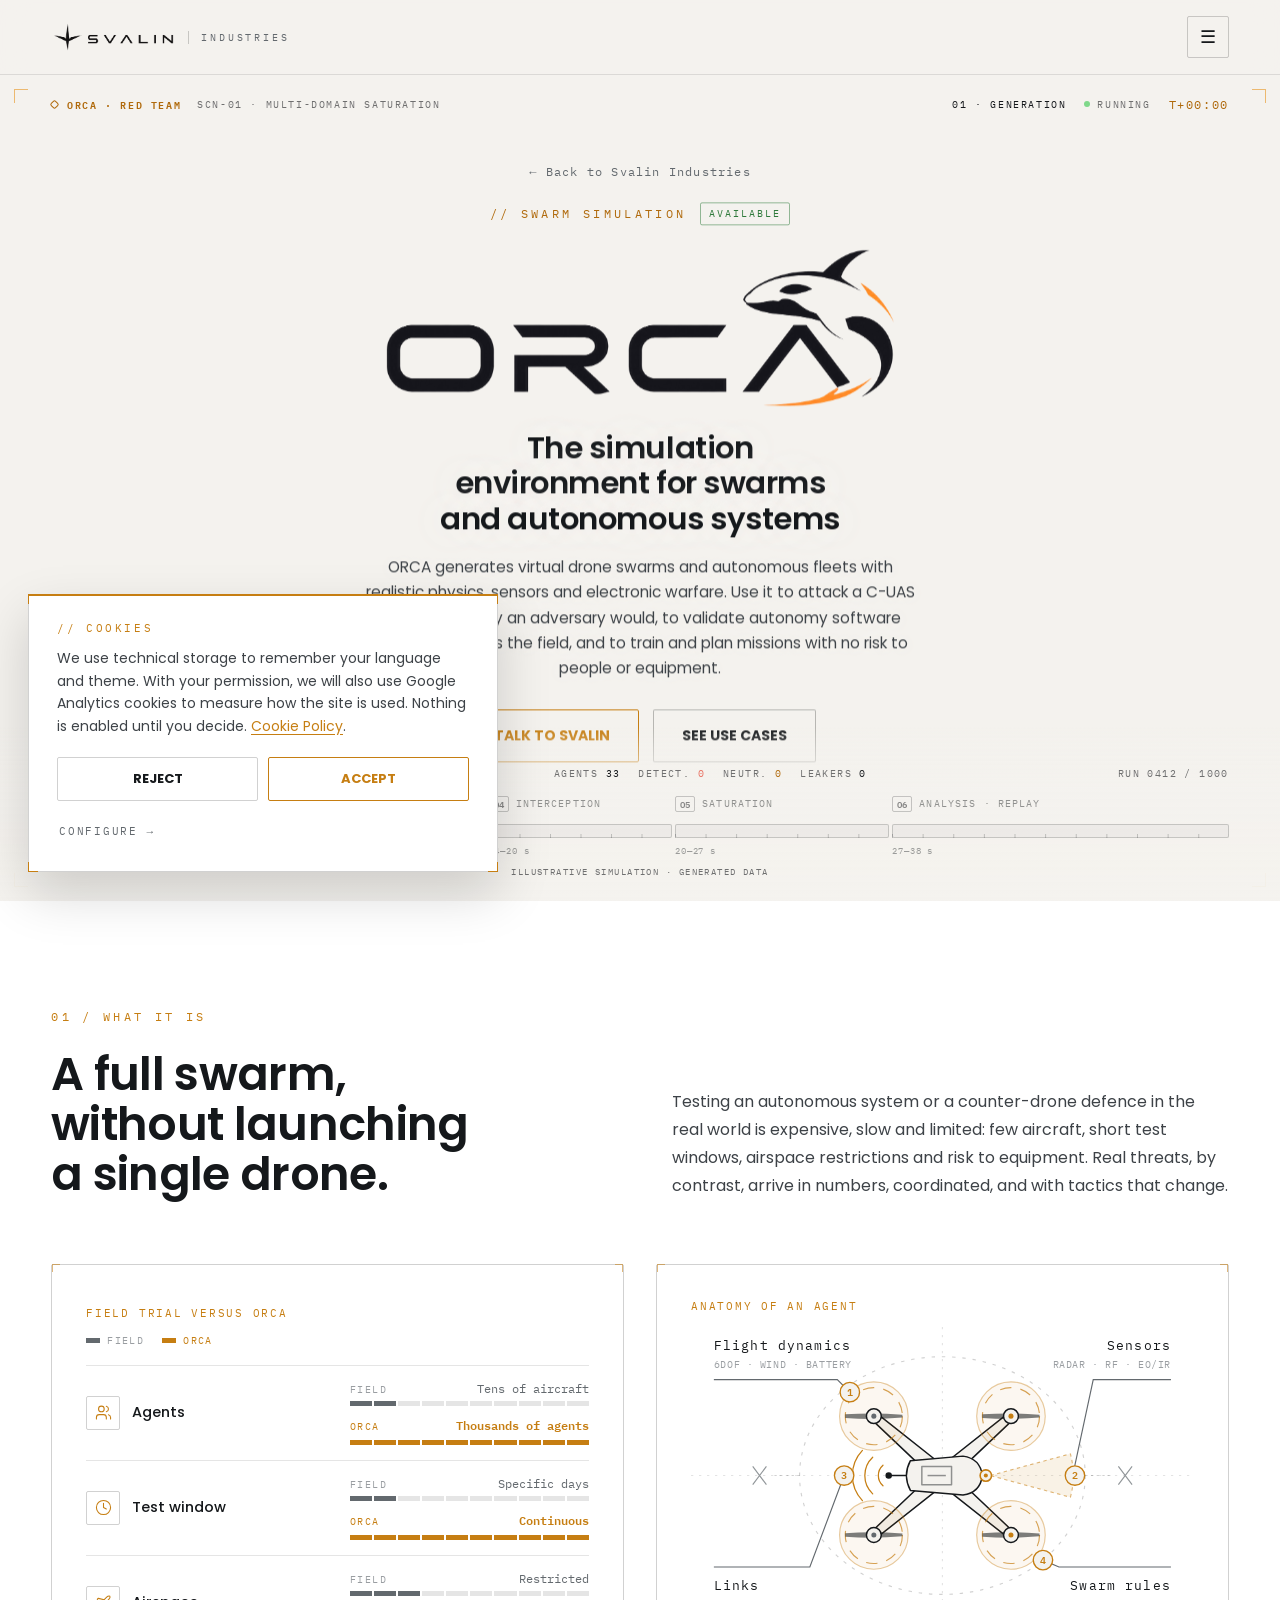
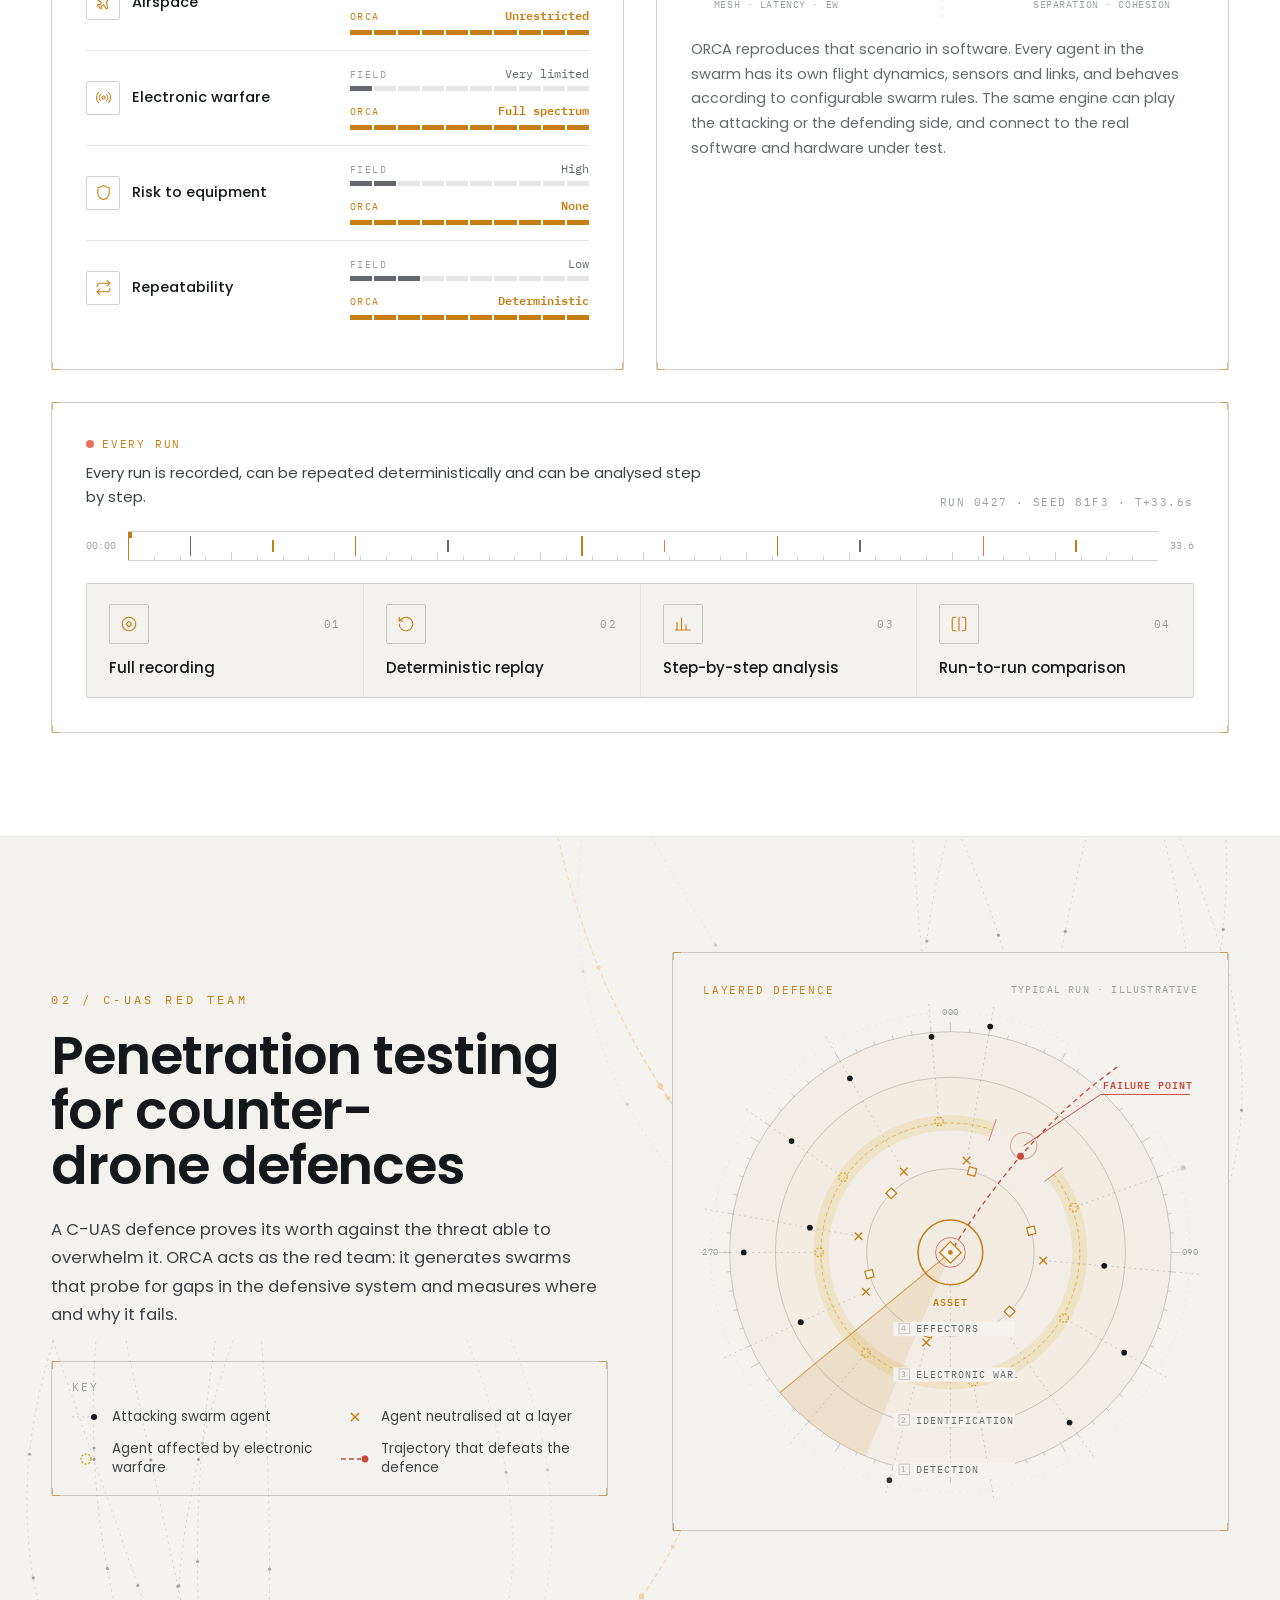
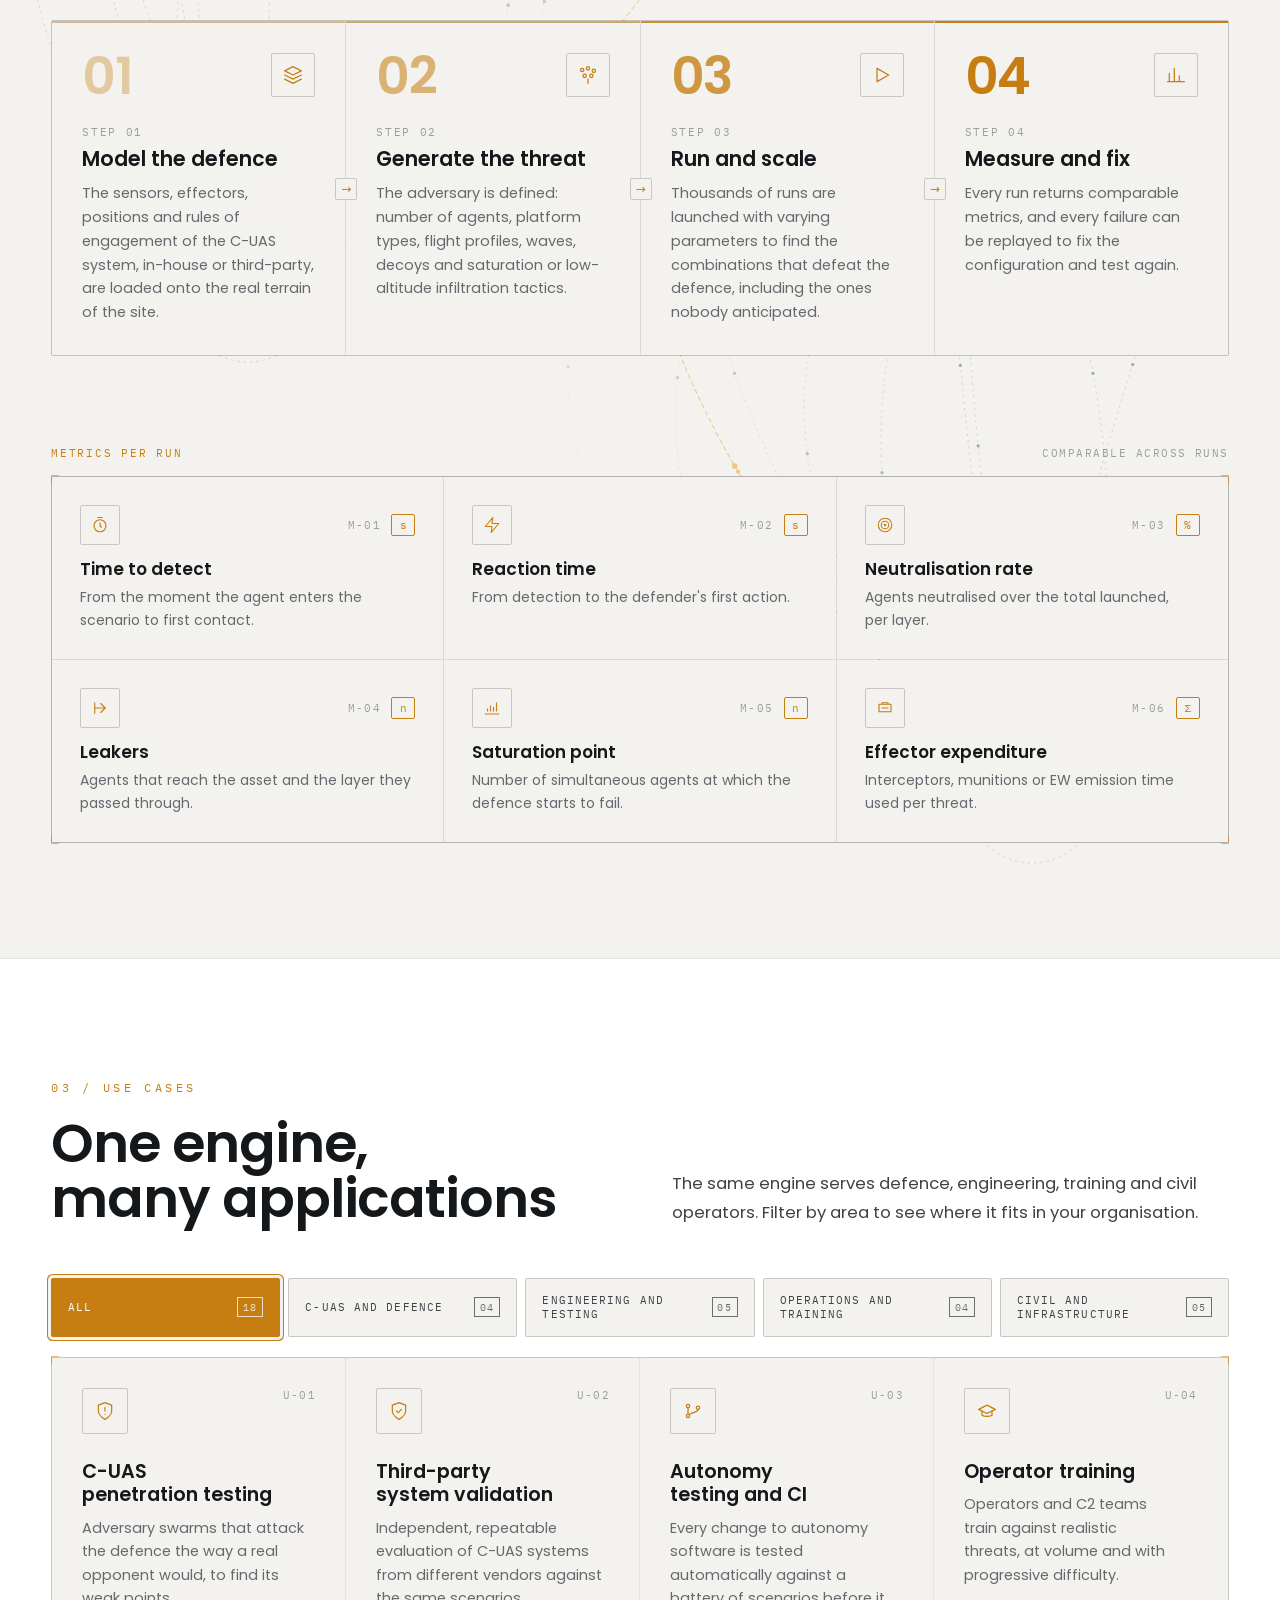
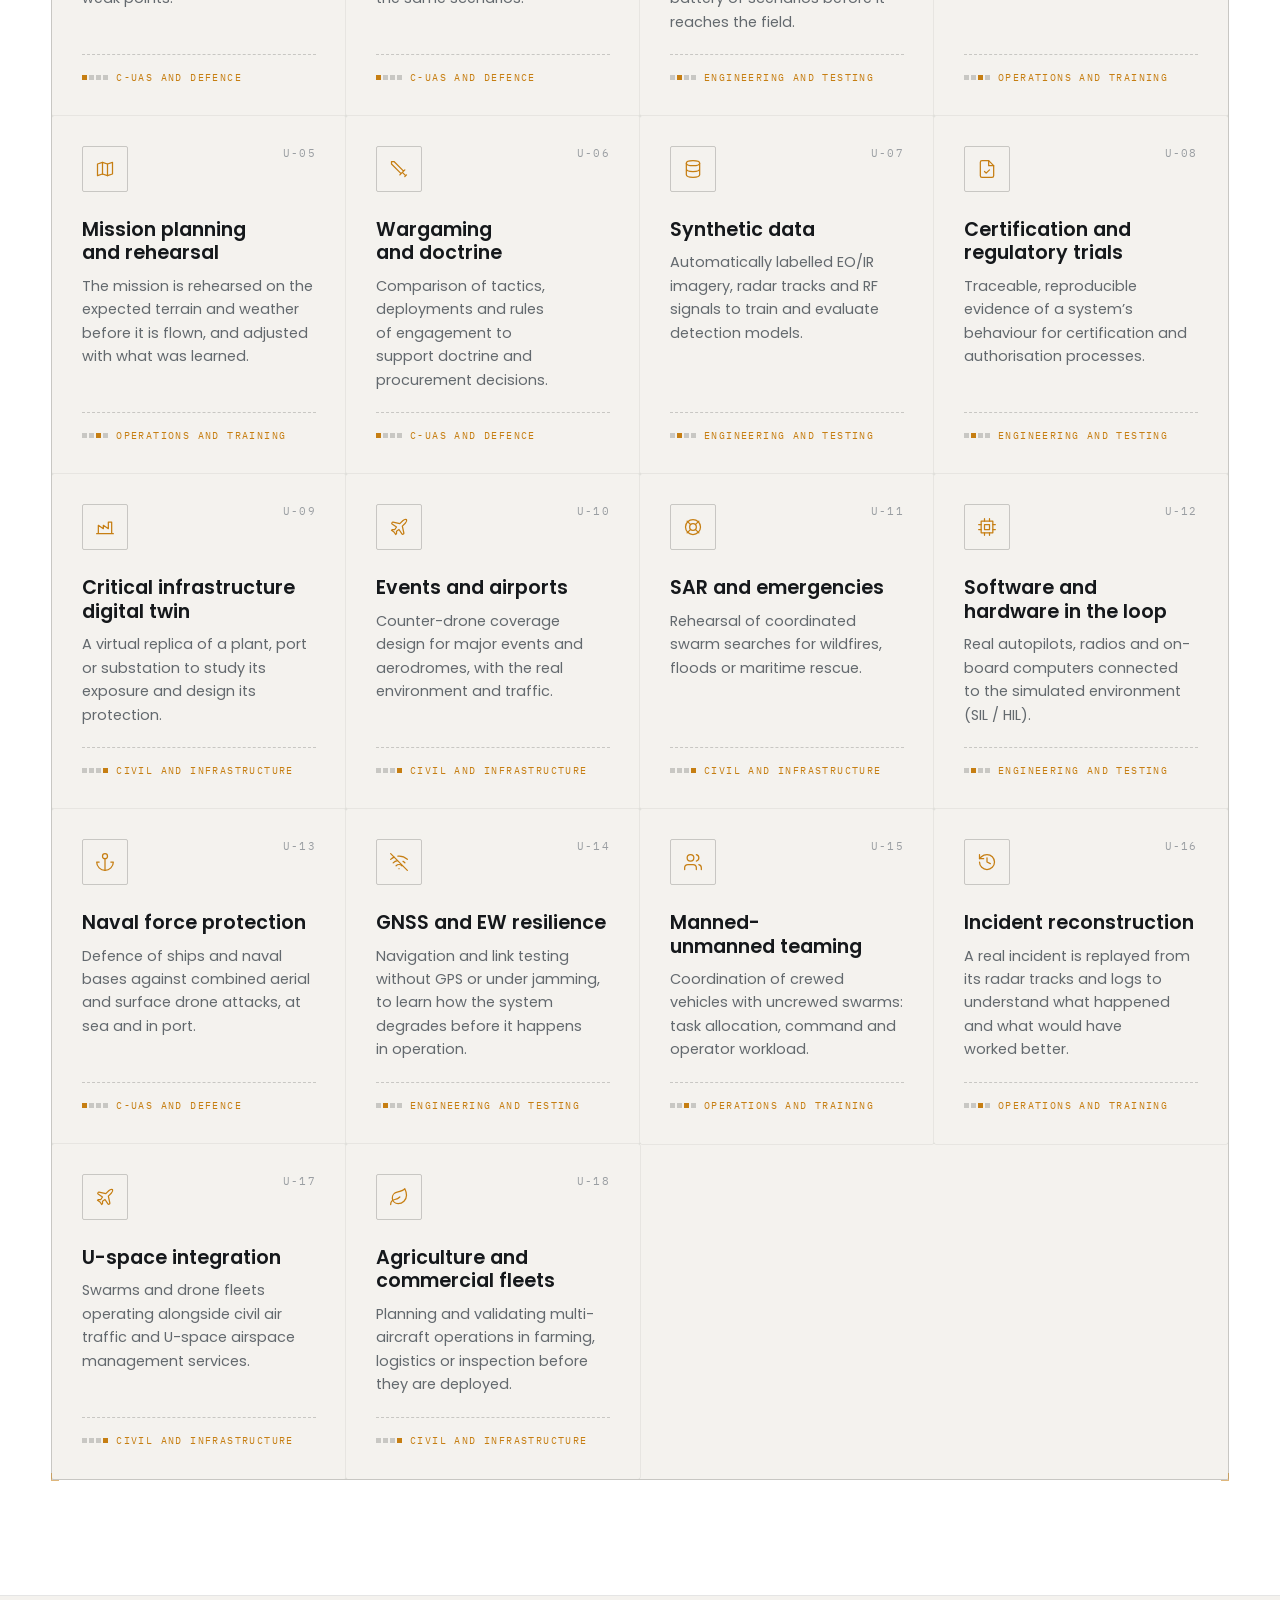
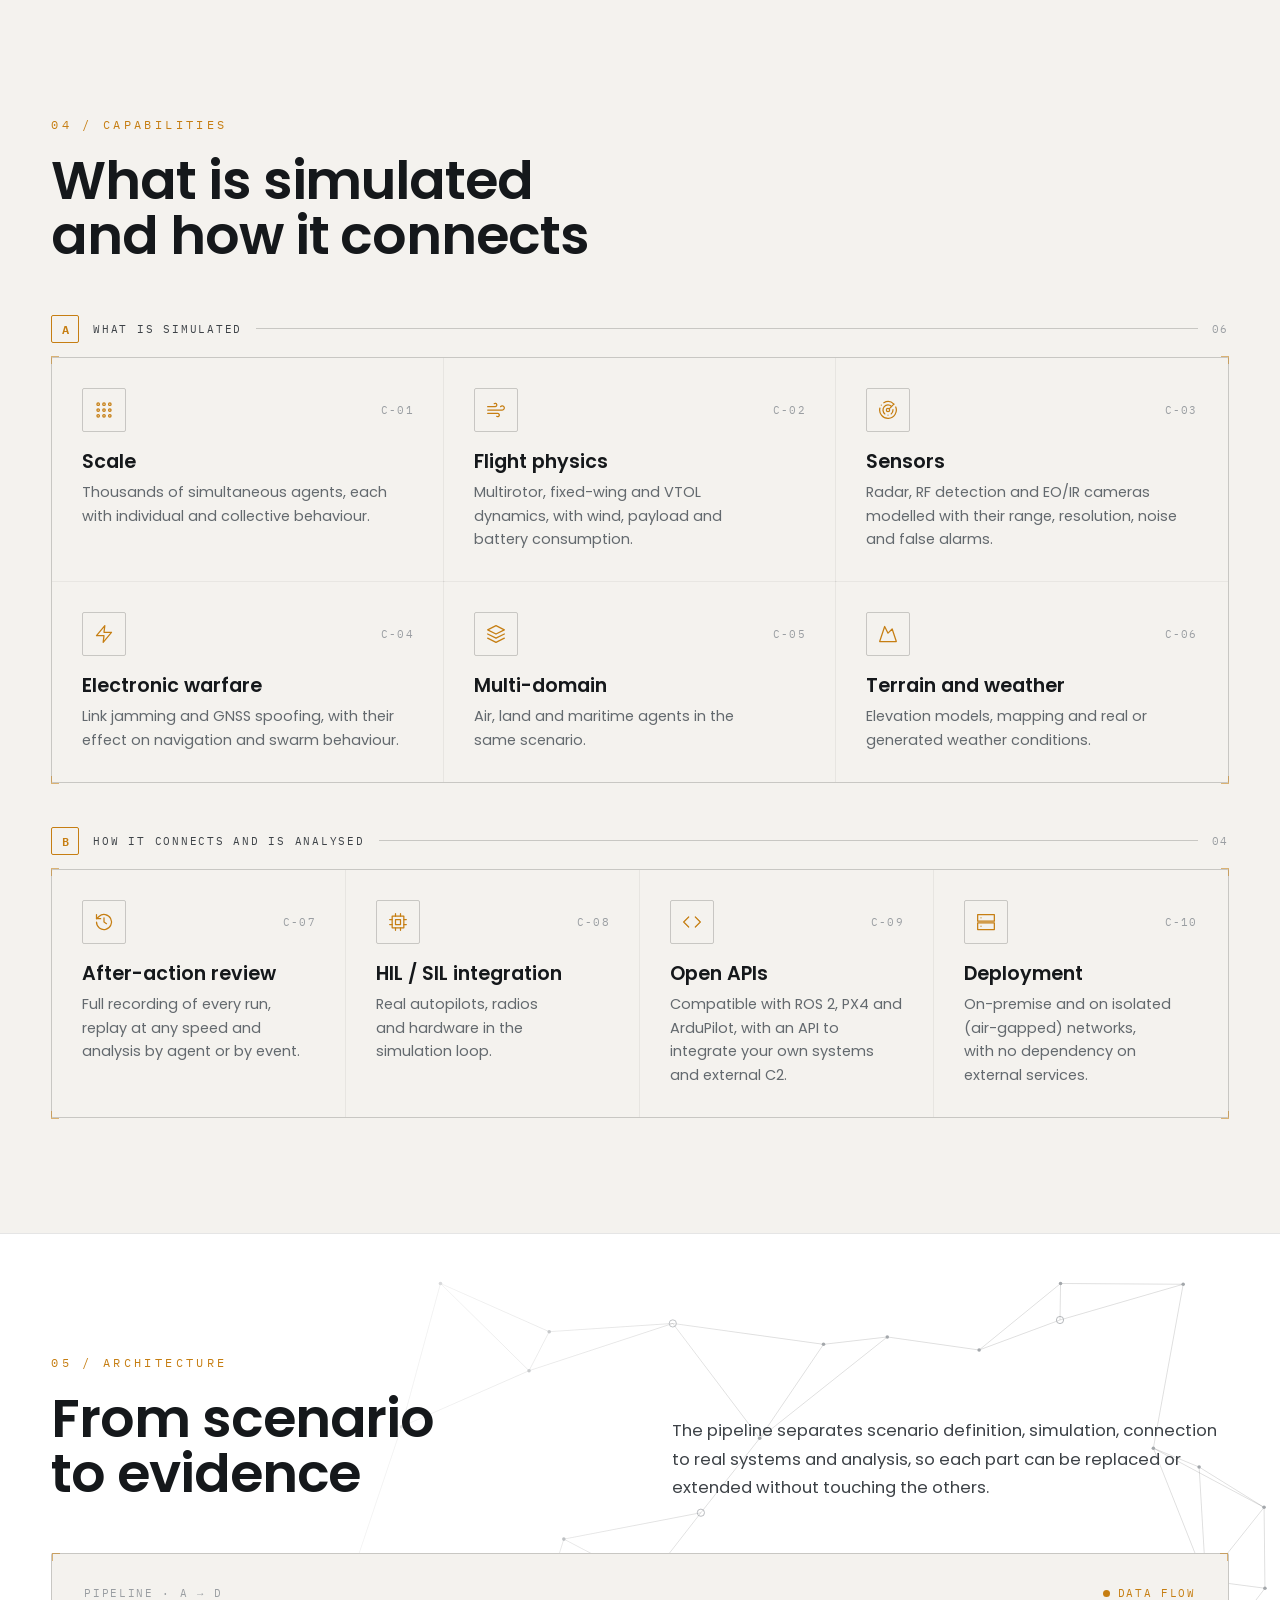
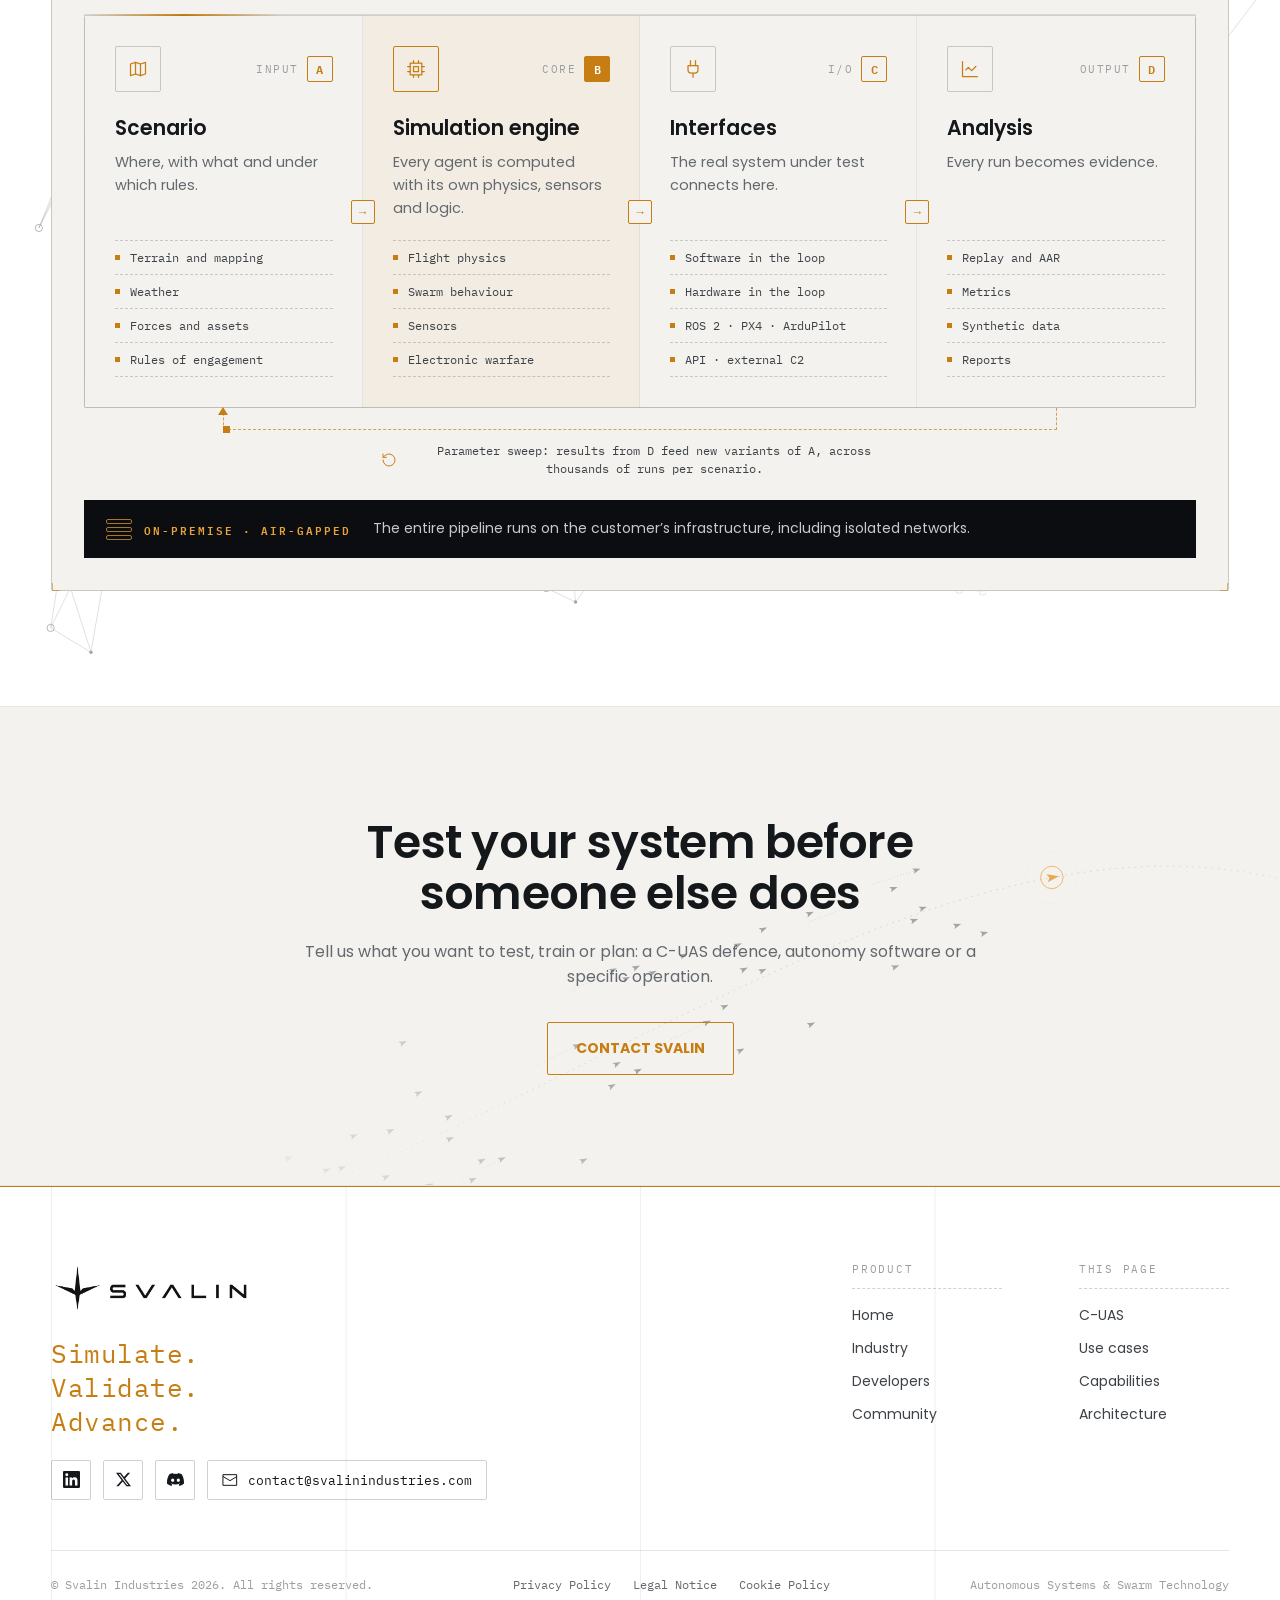
<file: simulator.html>
<!DOCTYPE html>
<html lang="en">
<head>
<meta charset="utf-8">
<script src="js/consent.js"></script>
<script src="js/netbg.js"></script>
<meta name="viewport" content="width=device-width, initial-scale=1">
<title>ORCA by Svalin | Swarm and autonomous systems simulation</title>
<meta name="description" content="ORCA simulates drone swarms and autonomous systems with realistic physics, sensors and electronic warfare. For C-UAS penetration testing, autonomy testing, operator training and mission planning.">
<meta name="robots" content="index, follow">
<link rel="canonical" href="https://svalinindustries.com/simulator.html">
<meta property="og:image:width" content="1200">
<meta property="og:image:height" content="630">
<meta property="og:image:alt" content="ORCA by Svalin Industries: swarm and autonomous systems simulation">
<meta name="theme-color" content="#07090b">
<meta property="og:type" content="website">
<meta property="og:site_name" content="Svalin Industries">
<meta property="og:locale" content="en_US">
<meta property="og:title" content="ORCA by Svalin | Swarm and autonomous systems simulation">
<meta property="og:description" content="Simulate drone swarms and autonomous systems for C-UAS penetration testing, autonomy testing, operator training and mission planning.">
<meta property="og:url" content="https://svalinindustries.com/simulator.html">
<meta property="og:image" content="https://svalinindustries.com/assets/og-image-v2.png">
<meta name="twitter:card" content="summary_large_image">
<meta name="twitter:title" content="ORCA by Svalin | Swarm and autonomous systems simulation">
<meta name="twitter:description" content="Simulate drone swarms and autonomous systems for C-UAS penetration testing, autonomy testing, operator training and mission planning.">
<meta name="twitter:image" content="https://svalinindustries.com/assets/og-image-v2.png">
<script type="application/ld+json">{"@context":"https://schema.org","@type":"WebPage","name":"ORCA by Svalin | Swarm and autonomous systems simulation","description":"ORCA simulates drone swarms and autonomous systems for C-UAS penetration testing, autonomy testing, operator training and mission planning.","url":"https://svalinindustries.com/simulator.html","isPartOf":{"@type":"WebSite","name":"Svalin Industries","url":"https://svalinindustries.com/"},"publisher":{"@type":"Organization","name":"Svalin Industries","url":"https://svalinindustries.com/","logo":"https://svalinindustries.com/assets/lockup-light.png"}}</script>
<link rel="icon" type="image/x-icon" href="assets/favicon.ico">
<link rel="preload" href="assets/fonts/Poppins-400-latin.woff2" as="font" type="font/woff2" crossorigin>
<link href="assets/fonts/fonts.css" rel="stylesheet">
<style>
  *{box-sizing:border-box}
  html{scroll-behavior:smooth}
  :root{--bg:#f4f2ee;--bg2:#ffffff;--text:#15181b;--text2:#3d4247;--muted:#63696e;--faint:#9a9ea2;--line:rgba(0,0,0,.10);--line2:rgba(0,0,0,.18);--accent:#c67e12;--grid:rgba(0,0,0,.05);--navbg:rgba(244,242,238,.8);--logo-filter:invert(1)}
  body{overflow-x:clip;margin:0;background:var(--bg);color:var(--text);font-family:'Poppins',system-ui,sans-serif;-webkit-font-smoothing:antialiased;transition:background .4s ease,color .4s ease}
  ::selection{background:var(--accent);color:#fff}
  a{color:var(--accent);text-decoration:none}
  a:hover{opacity:.75}
  .mono{font-family:'IBM Plex Mono',monospace}
  .corner{position:relative}
  .corner .cmark{position:absolute;width:8px;height:8px;opacity:.55}
  .c-tl{top:-1px;left:0;border-top:1.5px solid var(--accent);border-left:1.5px solid var(--accent)}
  .c-tr{top:-1px;right:0;border-top:1.5px solid var(--accent);border-right:1.5px solid var(--accent)}
  .c-bl{bottom:-1px;left:0;border-bottom:1.5px solid var(--accent);border-left:1.5px solid var(--accent)}
  .c-br{bottom:-1px;right:0;border-bottom:1.5px solid var(--accent);border-right:1.5px solid var(--accent)}
  .btn{display:inline-flex;align-items:center;gap:10px;padding:15px 28px;background:none;border:1.5px solid var(--accent);color:var(--accent);font-family:'Poppins',sans-serif;font-size:14px;text-transform:uppercase;font-weight:700;cursor:pointer}
  .btn:hover{background:var(--accent);color:#fff;opacity:1}
  .btn-hero{border-color:#e9a23b;color:#e9a23b}
  .btn-hero:hover{background:#e9a23b;color:#0b0d10}
  .btn-hero-ghost{border-color:rgba(255,255,255,.3);color:#eceded}
  .btn-hero-ghost:hover{border-color:#e9a23b;color:#e9a23b;background:none}
  .icon-btn{display:inline-flex;align-items:center;gap:7px;padding:9px 12px;border:1px solid var(--line2);background:none;color:var(--text);font-family:'IBM Plex Mono',monospace;font-size:11px;letter-spacing:.14em;cursor:pointer}
  .icon-btn:hover{border-color:var(--accent);color:var(--accent);opacity:1}
  .eyebrow{font-family:'IBM Plex Mono',monospace;font-size:12px;letter-spacing:.28em;color:var(--accent);text-transform:uppercase}
  @keyframes simReveal{from{opacity:0;transform:translateY(18px);filter:blur(6px)}to{opacity:1;transform:none;filter:none}}
  .sim-reveal{opacity:0;animation:simReveal 1.1s cubic-bezier(.2,.7,.2,1) forwards}
  .run-grid{grid-template-columns:repeat(4,minmax(0,1fr))}
  .steps-grid2{grid-template-columns:repeat(4,minmax(0,1fr))}
  @media (max-width:1000px){.steps-grid2{grid-template-columns:repeat(2,minmax(0,1fr))}.steps-grid2>div:nth-child(2) .step-arrow{display:none !important}}
  @media (max-width:560px){.steps-grid2{grid-template-columns:minmax(0,1fr)}.step-arrow{display:none !important}}
  @keyframes runHead{from{left:0}to{left:100%}}@keyframes runFill{from{width:0}to{width:100%}}
  .run-head{animation:runHead 9s linear infinite}.run-fill{animation:runFill 9s linear infinite}
  @media (prefers-reduced-motion:reduce){.run-head,.run-fill{animation:none}.run-head{left:62%}.run-fill{width:62%}}
  @media (max-width:720px){.run-grid{grid-template-columns:repeat(2,minmax(0,1fr))}}
  @media (max-width:440px){.run-grid{grid-template-columns:minmax(0,1fr)}}
  @media (max-width:900px){.steps-grid{grid-template-columns:repeat(2,minmax(0,1fr)) !important;row-gap:40px !important}.steps-grid>div:nth-child(2n) .step-line{display:none}.met-grid{grid-template-columns:repeat(2,minmax(0,1fr)) !important}}
  @media (max-width:560px){.steps-grid,.met-grid{grid-template-columns:minmax(0,1fr) !important}.step-line{display:none}}
  .uc-grid{grid-template-columns:repeat(4,minmax(0,1fr))}
  @media (max-width:1200px){.uc-grid{grid-template-columns:repeat(3,minmax(0,1fr))}}
  @media (max-width:820px){.uc-grid{grid-template-columns:repeat(2,minmax(0,1fr))}}
  @media (max-width:520px){.uc-grid{grid-template-columns:minmax(0,1fr)}}
  .uc-card{transition:background .25s}
  .uc-card .uc-ic{transition:border-color .25s,background .25s}
  .uc-card:hover .uc-ic{border-color:var(--accent);background:color-mix(in srgb,var(--accent) 10%,transparent)}
  .uc-tabs{grid-template-columns:repeat(5,minmax(0,1fr));gap:8px !important;background:none !important;border:0 !important}
  .cap-A{grid-template-columns:repeat(3,minmax(0,1fr))}.cap-B{grid-template-columns:repeat(4,minmax(0,1fr))}
  .cap-cell{transition:background .25s}.cap-cell:hover{background:color-mix(in srgb,var(--accent) 5%,var(--bg)) !important}.cap-cell:hover .cap-ic{border-color:var(--accent)}
  @media (max-width:1000px){.cap-A,.cap-B{grid-template-columns:repeat(2,minmax(0,1fr))}}
  @media (max-width:560px){.cap-A,.cap-B{grid-template-columns:minmax(0,1fr)}}
  @media (max-width:820px){.uc-tabs{grid-template-columns:repeat(3,minmax(0,1fr))}}
  .uc-tab-n{font-size:10px;min-width:26px;height:20px;padding:0 5px;display:flex;align-items:center;justify-content:center;border:1px solid currentColor;opacity:.75}
  .uc-card:hover{background:color-mix(in srgb,var(--accent) 5%,var(--bg)) !important}
  .uc-card:hover .uc-arrow{opacity:1;transform:translateX(0)}
  .uc-tab{cursor:pointer;font-family:'IBM Plex Mono',monospace;font-size:11px;letter-spacing:.1em;text-transform:uppercase;padding:14px 16px;border:0;background:var(--bg);color:var(--text2);display:flex;align-items:center;justify-content:space-between;gap:12px;text-align:left;line-height:1.3;transition:background .2s,color .2s}
  .uc-tab:focus-visible{outline:2px solid var(--accent);outline-offset:2px}
  .uc-tab{border:1px solid var(--line2) !important}
  .uc-tab:hover{color:var(--accent);background:color-mix(in srgb,var(--accent) 6%,var(--bg));border-color:var(--accent) !important}
  .uc-tab[aria-selected="true"]{background:var(--accent);border-color:var(--accent) !important;color:#fff;box-shadow:0 0 0 3px var(--bg),0 0 0 4px var(--accent)}
  @keyframes ucIn{from{opacity:0;transform:translateY(10px)}to{opacity:1;transform:none}}
  @keyframes orcaSpin{to{stroke-dashoffset:-42}}
  .orca-rot{animation:orcaSpin 1.2s linear infinite}
  @keyframes anaSpin{to{transform:rotate(360deg)}}
  .ana-prop{animation:anaSpin .55s linear infinite;transform-origin:0 0}
  @media (prefers-reduced-motion:reduce){.ana-prop,.orca-rot{animation:none}}
  @keyframes orcaWave{0%,100%{opacity:.15}50%{opacity:1}}
  .orca-wave{animation:orcaWave 1.6s ease-in-out infinite}
  @keyframes orcaRec{0%,100%{opacity:1}50%{opacity:.25}}
  .orca-rec{animation:orcaRec 1.4s ease-in-out infinite}
  @keyframes pipePulse{from{left:-18%}to{left:100%}}
  .pipe-pulse{position:absolute;top:0;bottom:0;width:18%;background:linear-gradient(90deg,transparent,var(--accent),transparent);animation:pipePulse 3.2s linear infinite}
  @media (prefers-reduced-motion:reduce){.sim-reveal{animation:none;opacity:1}.pipe-pulse{animation:none;display:none}}
  .pipe-grid{grid-template-columns:repeat(4,minmax(0,1fr))}
  @media (max-width:1100px){.pipe-grid{grid-template-columns:repeat(2,minmax(0,1fr))}.pipe-grid>div:nth-child(2n) .pipe-arrow{display:none !important}}
  @media (max-width:640px){.pipe-grid{grid-template-columns:minmax(0,1fr)}.pipe-arrow{right:auto !important;left:50% !important;top:auto !important;bottom:-12px !important;transform:translateX(-50%) rotate(90deg) !important}}
  @media (max-width:1100px){.pipe-loop{display:none}}
  @keyframes loopDot{from{right:0}to{right:calc(100% - 7px)}}.pipe-loop-dot{animation:loopDot 4s linear infinite}
  @media (prefers-reduced-motion:reduce){.pipe-loop-dot{animation:none;right:50%}}
  .nav-links{display:flex;align-items:center;gap:clamp(8px,1.6vw,18px);flex-wrap:wrap}
  .nav-burger{display:none;align-items:center;justify-content:center;width:42px;height:42px;border:1px solid var(--line2);background:none;color:var(--text);font-size:18px;cursor:pointer;flex-shrink:0}
  @media (max-width:1339px){
    .nav-links{display:none;position:absolute;top:100%;left:0;right:0;flex-direction:column;align-items:flex-start;gap:18px;padding:22px clamp(20px,4vw,56px) 28px;background:var(--bg);box-shadow:0 18px 40px rgba(0,0,0,.18);border-bottom:1px solid var(--line)}
    .nav-links.open{display:flex}
    .nav-burger{display:flex}
  }
  .btn-ghost{border-color:var(--line2);color:var(--text)}
  .btn-ghost:hover{border-color:var(--accent);color:var(--accent);background:none}
  @media (max-width:1180px){.sc-left{display:none !important}.sc-grid{grid-template-columns:minmax(0,1fr) 260px !important}}
  @media (max-width:900px){.pipe-arrow{display:none !important}}
  @media (max-width:820px){.sc-right,.sc-menu,.hero-legend{display:none !important}.sc-grid{grid-template-columns:minmax(0,1fr) !important}.sc-view{aspect-ratio:4/3 !important;min-height:0 !important;flex:none !important}.sc-tl{grid-template-columns:minmax(0,1fr) !important}}
  .hero-strong{color:#fff}
  html[data-theme=light] .hero-cine{background:#f4f2ee !important;color:#15181b !important}
  html[data-theme=light] .hero-vig{background:radial-gradient(ellipse 58% 46% at 50% 46%,rgba(244,242,238,.88) 0%,rgba(244,242,238,.6) 45%,rgba(244,242,238,0) 100%),linear-gradient(180deg,rgba(244,242,238,.85) 0%,rgba(244,242,238,0) 16%,rgba(244,242,238,0) 78%,rgba(244,242,238,.9) 100%) !important}
  html[data-theme=light] .hero-bot{background:linear-gradient(0deg,rgba(244,242,238,.96) 0%,rgba(244,242,238,.9) 65%,rgba(244,242,238,0) 100%) !important}
  html[data-theme=light] .hero-hud,html[data-theme=light] .hero-hud .hero-legend,html[data-theme=light] .hero-hud [data-i18n="lg.note"]{color:rgba(21,24,27,.6) !important}
  html[data-theme=light] .hero-strong{color:#15181b !important}
  html[data-theme=light] .hero-hud [style*="#e9a23b"]{color:#b06a0c !important;border-color:#b06a0c !important}
  html[data-theme=light] .orca-logo-w{display:none !important}
  html[data-theme=light] .orca-logo-d{display:block !important}
  html[data-theme=light] .hero-wm{color:#15181b !important;text-shadow:0 0 40px rgba(244,242,238,.9) !important}
  html[data-theme=light] .hero-wm span,html[data-theme=light] .hero-cine .eyebrow,html[data-theme=light] #heroText [data-i18n="hero.eyebrow"]{color:#b06a0c !important}
  html[data-theme=light] .hero-p{color:#3d4247 !important;text-shadow:0 1px 14px rgba(244,242,238,.95) !important}
  html[data-theme=light] .hero-back{color:#63696e !important}
  html[data-theme=light] .btn-hero{border-color:#c67e12 !important;color:#c67e12 !important;background:rgba(244,242,238,.7) !important}
  html[data-theme=light] .btn-hero:hover{background:#c67e12 !important;color:#fff !important}
  html[data-theme=light] .btn-hero-ghost{border-color:rgba(0,0,0,.25) !important;color:#15181b !important;background:rgba(244,242,238,.7) !important}
  html[data-theme=light] .btn-hero-ghost:hover{border-color:#c67e12 !important;color:#c67e12 !important}
  html[data-theme=light] #heroText [data-i18n="hero.status"]{color:#2f7a3b !important;border-color:rgba(47,122,59,.5) !important}
  @media (max-width:640px){
    .ph-lb,.ph-tm{display:none !important}
    #phaseBar>div{padding-right:0 !important}
    .hero-hud{font-size:9px !important;letter-spacing:.1em !important}
    .hero-hud [data-i18n="ui.running"],#scScen{display:none !important}
    .cmp-row{grid-template-columns:minmax(0,1fr) 18px minmax(0,1fr) !important;row-gap:4px !important}
    .cmp-row>span:first-child{grid-column:1/-1}
    .cmp-head>span:first-child{display:none}
    .ana-svg{max-width:100% !important;margin:-4% auto -6% !important}.ana-lead{display:none}
    .uc-tab{font-size:10px !important;padding:12px !important}
    .ana-lbl,.def-lbl,.def-fail{display:none}
    .ana-list{display:grid !important}
    .def-list{display:flex !important}
    #top .btn{padding:13px 20px;font-size:13px}
  }
  @media (max-width:640px){.hero-cine{height:auto !important;min-height:760px !important}.hero-text{position:relative !important;left:auto !important;top:auto !important;transform:none !important;margin:120px auto 150px !important}}
  @media (max-width:520px){.sc-view{aspect-ratio:1/1 !important;min-height:0 !important;flex:none !important}}
  button,input,textarea,select,form,article,a[style*="border"],[style*="border:1px solid"],[style*="border:1.5px solid"],[style*="border:1px dashed"],[style*="border: 1px solid"],.btn,.icon-btn,.btn-hero,.btn-hero-ghost{border-radius:2px}
footer a{transition:color .2s,border-color .2s}footer a:hover{color:var(--accent) !important;border-color:var(--accent) !important}

  @media (max-width:640px){
    .uc-tabs{grid-template-columns:repeat(2,minmax(0,1fr)) !important;overflow:visible !important}
    .uc-tabs>.uc-tab:first-child{grid-column:1/-1}
    .uc-tab{min-width:0}
  }
  @media (max-width:440px){
    .uc-tabs{grid-template-columns:minmax(0,1fr) !important}
    .ana-list{grid-template-columns:minmax(0,1fr) !important}
    #phaseBar+div,[data-i18n="lg.note"]{margin-top:30px !important}
    .corner>div[style*="justify-content:space-between"]{flex-wrap:wrap}
    #arquitectura [style*="white-space:nowrap"]{white-space:normal !important}
    #arquitectura [style*="grid-template-columns:auto minmax(0,1fr)"]{grid-template-columns:minmax(0,1fr) !important}
  }
</style>
</head>
<body>

<nav style="position:sticky;top:0;z-index:50;display:flex;align-items:center;justify-content:space-between;gap:20px;padding:16px clamp(20px,4vw,56px);background:var(--navbg);backdrop-filter:blur(14px);border-bottom:1px solid var(--line);flex-wrap:wrap">
  <a href="index.html#top" style="display:flex;align-items:center;gap:12px;color:var(--text)">
    <img src="assets/lockup-light.png" alt="Svalin Industries" style="height:32px;width:auto;display:block;filter:var(--logo-filter)">
    <span class="mono" style="font-size:10px;letter-spacing:.28em;color:var(--muted);text-transform:uppercase;border-left:1px solid var(--line2);padding-left:12px">Industries</span>
  </a>
  <div class="nav-links" id="navLinks">
    <a href="#cuas" style="white-space:nowrap;font-family:'Poppins',sans-serif;font-weight:700;font-size:13px;text-transform:uppercase;color:var(--text2)">C-UAS</a>
    <a href="#casos" data-i18n="nav.cases" style="white-space:nowrap;font-family:'Poppins',sans-serif;font-weight:700;font-size:13px;text-transform:uppercase;color:var(--text2)">Casos de uso</a>
    <a href="#arquitectura" data-i18n="nav.arch" style="white-space:nowrap;font-family:'Poppins',sans-serif;font-weight:700;font-size:13px;text-transform:uppercase;color:var(--text2)">Arquitectura</a>
    <a href="civil.html" data-i18n="nav.civil" style="white-space:nowrap;font-family:'Poppins',sans-serif;font-weight:700;font-size:13px;text-transform:uppercase;color:var(--accent)">Industria</a>
    <a href="developers.html" style="white-space:nowrap;font-family:'Poppins',sans-serif;font-weight:700;font-size:13px;text-transform:uppercase;color:var(--accent)">Developers</a>
    <a href="community.html" style="white-space:nowrap;font-family:'Poppins',sans-serif;font-weight:700;font-size:13px;text-transform:uppercase;color:var(--accent)">Community</a>
    <button class="icon-btn" id="langBtn" title="Language"><span style="font-size:12px">◍</span><span id="langLabel">EN</span></button>
    <button class="icon-btn" id="themeBtn" title="Theme"><span id="themeDot" style="width:9px;height:9px;border-radius:50%;border:1.5px solid var(--accent)"></span><span id="themeLabel">Dark</span></button>
    <a href="index.html#contact" data-i18n="nav.contacto" style="display:inline-flex;align-items:center;gap:8px;padding:10px 20px;background:none;border:1.5px solid var(--accent);color:var(--accent);font-family:'Poppins',sans-serif;font-size:13px;text-transform:uppercase;font-weight:700">Contacto</a>
  </div>
  <button class="nav-burger" id="navBurger" aria-label="Menu">☰</button>
</nav>

<section id="top" class="hero-cine" style="position:relative;height:calc(100svh - 74px);min-height:760px;background:#07090b;color:#eceded;overflow:hidden">
  <canvas id="simView" role="img" aria-label="3D swarm simulation: drones, fixed-wing aircraft, surface and ground vehicles attack a port terminal defended by radar, electronic warfare and interceptors" style="position:absolute;inset:0;width:100%;height:100%;display:block"></canvas>
  <div aria-hidden="true" class="hero-vig" style="position:absolute;inset:0;pointer-events:none;background:radial-gradient(ellipse 58% 46% at 50% 46%,rgba(7,9,11,.82) 0%,rgba(7,9,11,.55) 45%,rgba(7,9,11,0) 100%),linear-gradient(180deg,rgba(7,9,11,.85) 0%,rgba(7,9,11,0) 16%,rgba(7,9,11,0) 78%,rgba(7,9,11,.9) 100%)"></div>
  <span class="cmark c-tl" style="position:absolute;top:14px;left:14px;width:14px;height:14px;border-top:1.5px solid #e9a23b;border-left:1.5px solid #e9a23b;opacity:.7"></span>
  <span style="position:absolute;top:14px;right:14px;width:14px;height:14px;border-top:1.5px solid #e9a23b;border-right:1.5px solid #e9a23b;opacity:.7"></span>
  <span style="position:absolute;bottom:14px;left:14px;width:14px;height:14px;border-bottom:1.5px solid #e9a23b;border-left:1.5px solid #e9a23b;opacity:.7"></span>
  <span style="position:absolute;bottom:14px;right:14px;width:14px;height:14px;border-bottom:1.5px solid #e9a23b;border-right:1.5px solid #e9a23b;opacity:.7"></span>
  <div class="mono hero-hud" style="position:absolute;top:0;left:0;right:0;z-index:2;display:flex;justify-content:space-between;flex-wrap:wrap;gap:8px 20px;padding:20px clamp(28px,4vw,60px);font-size:10px;letter-spacing:.16em;color:rgba(255,255,255,.55);pointer-events:none">
    <div style="display:flex;align-items:center;gap:8px 16px;flex-wrap:wrap"><span style="display:flex;align-items:center;gap:9px;color:#e9a23b;font-weight:600"><span style="width:7px;height:7px;border:1.5px solid #e9a23b;transform:rotate(45deg)"></span>ORCA · RED TEAM</span><span id="scScen">ESC-01</span></div>
    <div style="display:flex;align-items:center;gap:8px 18px;flex-wrap:wrap"><span id="scPhase" class="hero-strong" style="color:#fff">—</span><span style="display:flex;align-items:center;gap:7px"><span style="width:6px;height:6px;border-radius:50%;background:#7fd88a"></span><span data-i18n="ui.running">EN EJECUCIÓN</span></span><span id="scClock" style="color:#e9a23b;font-size:12px">T+00:00</span></div>
  </div>
  <div id="heroText" class="hero-text" style="position:absolute;left:50%;top:47%;transform:translate(-50%,-50%);z-index:2;width:min(980px,calc(100% - 40px));display:flex;flex-direction:column;align-items:center;text-align:center">
    <a href="index.html" class="mono hero-back" data-i18n="hero.back" style="font-size:12px;letter-spacing:.1em;color:rgba(255,255,255,.5)">← Volver a Svalin Industries</a>
    <div style="display:flex;flex-wrap:wrap;justify-content:center;align-items:center;gap:10px 14px;margin-top:22px">
      <span class="mono" data-i18n="hero.eyebrow" style="font-size:12px;letter-spacing:.28em;color:#e9a23b;text-transform:uppercase">// Simulación de enjambres</span>
      <span class="mono" data-i18n="hero.status" style="font-size:10px;letter-spacing:.2em;padding:4px 8px;border:1px solid rgba(127,216,138,.5);color:#7fd88a">DISPONIBLE</span>
    </div>
    <h2 class="sim-reveal hero-wm" style="margin:22px 0 0;line-height:0"><img class="orca-logo-w" src="assets/brand/orca-logo-white.png" alt="ORCA" width="1494" height="469" style="display:block;width:clamp(240px,40vw,600px);height:auto;margin:0 auto"><img class="orca-logo-d" src="assets/brand/orca-logo-dark.png" alt="" aria-hidden="true" width="1494" height="469" style="display:none;width:clamp(240px,40vw,600px);height:auto;margin:0 auto"></h2>
    <h1 class="sim-reveal hero-wm" data-i18n="hero.title" style="animation-delay:.2s;margin:22px 0 0;font-weight:600;font-size:clamp(22px,2.4vw,34px);line-height:1.15;letter-spacing:-.015em;max-width:26ch;text-wrap:balance;color:#fff;text-shadow:0 2px 24px rgba(7,9,11,.9)">El entorno de simulación para enjambres y sistemas autónomos</h1>
    <p class="sim-reveal hero-p" data-i18n="hero.sub" style="animation-delay:.35s;margin:18px 0 0;max-width:62ch;font-size:clamp(15px,1.2vw,17px);line-height:1.65;color:rgba(255,255,255,.78);text-shadow:0 1px 16px rgba(7,9,11,.95)"></p>
    <div class="sim-reveal" style="animation-delay:.5s;display:flex;flex-wrap:wrap;justify-content:center;gap:14px;margin-top:28px">
      <a href="index.html#contact" class="btn btn-hero" data-i18n="hero.cta" style="background:rgba(7,9,11,.5)">Hablar con Svalin</a>
      <a href="#casos" class="btn btn-hero-ghost" data-i18n="hero.cta2" style="background:rgba(7,9,11,.5)">Ver casos de uso</a>
    </div>
  </div>
  <div class="mono hero-hud hero-bot" style="position:absolute;left:0;right:0;bottom:0;z-index:2;padding:40px clamp(28px,4vw,60px) 24px;pointer-events:none;background:linear-gradient(0deg,rgba(7,9,11,.95) 0%,rgba(7,9,11,.88) 65%,rgba(7,9,11,0) 100%)">
    <div class="hero-legend" style="display:flex;justify-content:space-between;flex-wrap:wrap;gap:8px 24px;margin-bottom:12px;font-size:10px;letter-spacing:.14em;color:rgba(255,255,255,.5)">
      <span id="scCam">CAM</span>
      <span style="display:flex;gap:18px;flex-wrap:wrap"><span><span data-i18n="ui.ag">AGENTES</span> <span id="mAg" class="hero-strong" style="color:#fff">0</span></span><span><span data-i18n="ui.det">DETECT.</span> <span id="mDet" style="color:rgb(232,112,96)">0</span></span><span><span data-i18n="ui.neu">NEUTR.</span> <span id="mNeu" style="color:#e9a23b">0</span></span><span><span data-i18n="ui.leak">FUGAS</span> <span id="mLeak" class="hero-strong">0</span></span></span>
      <span id="scRun">RUN</span>
    </div>
    <div style="position:relative"><div id="phaseBar" style="display:grid;grid-template-columns:repeat(6,minmax(0,1fr));gap:8px"></div></div>
    <div data-i18n="lg.note" style="margin-top:10px;text-align:center;font-size:9px;letter-spacing:.16em;color:rgba(255,255,255,.3)">SIMULACIÓN ILUSTRATIVA · DATOS GENERADOS</div>
  </div>
</section>

<section style="padding:clamp(70px,8vw,110px) clamp(20px,4vw,56px);background:var(--bg2);border-bottom:1px solid var(--line)">
  <div style="max-width:1400px;margin:0 auto">
    <span class="eyebrow" data-i18n="s1.eyebrow">01 / Qué es</span>
    <div style="display:grid;grid-template-columns:repeat(auto-fit,minmax(min(100%,380px),1fr));gap:clamp(28px,5vw,72px);margin-top:22px;align-items:end">
      <h2 data-i18n="s1.h2" style="margin:0;font-weight:600;font-size:clamp(28px,3.6vw,50px);line-height:1.08;letter-spacing:-.015em;max-width:18ch;text-wrap:balance"></h2>
      <p data-i18n="s1.p1" style="margin:0;font-size:16px;line-height:1.75;color:var(--text2);max-width:62ch"></p>
    </div>
    <div style="display:grid;grid-template-columns:repeat(auto-fit,minmax(min(100%,460px),1fr));gap:clamp(20px,3vw,32px);margin-top:clamp(40px,5vw,64px)">
      <div class="corner" style="border:1px solid var(--line2);padding:clamp(22px,3vw,34px)">
        <span class="cmark c-tl"></span><span class="cmark c-tr"></span><span class="cmark c-bl"></span><span class="cmark c-br"></span>
        <span class="mono" data-i18n="s1.cmpT" style="font-size:11px;letter-spacing:.16em;color:var(--accent);text-transform:uppercase"></span>
        <div style="display:flex;align-items:center;gap:18px;flex-wrap:wrap;margin:10px 0 18px;font-size:10px;letter-spacing:.14em" class="mono"><span style="display:flex;align-items:center;gap:7px;color:var(--faint)"><span style="width:14px;height:5px;background:var(--muted)"></span><span data-i18n="s1.colA"></span></span><span style="display:flex;align-items:center;gap:7px;color:var(--accent)"><span style="width:14px;height:5px;background:var(--accent)"></span>ORCA</span></div>
        <div style="display:grid;grid-template-columns:repeat(auto-fit,minmax(min(100%,190px),1fr));gap:12px 24px;align-items:center;padding:15px 0;border-top:1px solid var(--line)"><div style="display:flex;align-items:center;gap:12px;min-width:0"><span style="flex-shrink:0;width:34px;height:34px;display:flex;align-items:center;justify-content:center;border:1px solid var(--line2)"><svg width="17" height="17" viewBox="0 0 24 24" fill="none" stroke="var(--accent)" stroke-width="1.5" stroke-linecap="round" stroke-linejoin="round"><path d="M16 21v-2a4 4 0 0 0-4-4H6a4 4 0 0 0-4 4v2"/><circle cx="9" cy="7" r="4"/><path d="M22 21v-2a4 4 0 0 0-3-3.87"/><path d="M16 3.13a4 4 0 0 1 0 7.75"/></svg></span><span data-i18n="s1.r1l" style="font-size:14.5px;font-weight:500;color:var(--text)"></span></div><div style="display:flex;flex-direction:column;gap:9px"><div style="display:flex;flex-direction:column;gap:5px"><div style="display:flex;align-items:baseline;justify-content:space-between;gap:10px"><span class="mono" style="font-size:9.5px;letter-spacing:.16em;color:var(--faint)" data-i18n="s1.colA"></span><span class="mono" data-i18n="s1.r1a" style="font-size:12px;color:var(--muted);font-weight:400;text-align:right"></span></div><div aria-hidden="true" style="display:flex;gap:2px;height:5px"><span style="flex:1;background:var(--muted)"></span><span style="flex:1;background:var(--muted)"></span><span style="flex:1;background:var(--line)"></span><span style="flex:1;background:var(--line)"></span><span style="flex:1;background:var(--line)"></span><span style="flex:1;background:var(--line)"></span><span style="flex:1;background:var(--line)"></span><span style="flex:1;background:var(--line)"></span><span style="flex:1;background:var(--line)"></span><span style="flex:1;background:var(--line)"></span></div></div><div style="display:flex;flex-direction:column;gap:5px"><div style="display:flex;align-items:baseline;justify-content:space-between;gap:10px"><span class="mono" style="font-size:9.5px;letter-spacing:.16em;color:var(--accent)">ORCA</span><span class="mono" data-i18n="s1.r1b" style="font-size:12px;color:var(--accent);font-weight:600;text-align:right"></span></div><div aria-hidden="true" style="display:flex;gap:2px;height:5px"><span style="flex:1;background:var(--accent)"></span><span style="flex:1;background:var(--accent)"></span><span style="flex:1;background:var(--accent)"></span><span style="flex:1;background:var(--accent)"></span><span style="flex:1;background:var(--accent)"></span><span style="flex:1;background:var(--accent)"></span><span style="flex:1;background:var(--accent)"></span><span style="flex:1;background:var(--accent)"></span><span style="flex:1;background:var(--accent)"></span><span style="flex:1;background:var(--accent)"></span></div></div></div></div>
        <div style="display:grid;grid-template-columns:repeat(auto-fit,minmax(min(100%,190px),1fr));gap:12px 24px;align-items:center;padding:15px 0;border-top:1px solid var(--line)"><div style="display:flex;align-items:center;gap:12px;min-width:0"><span style="flex-shrink:0;width:34px;height:34px;display:flex;align-items:center;justify-content:center;border:1px solid var(--line2)"><svg width="17" height="17" viewBox="0 0 24 24" fill="none" stroke="var(--accent)" stroke-width="1.5" stroke-linecap="round" stroke-linejoin="round"><circle cx="12" cy="12" r="10"/><polyline points="12 6 12 12 16 14"/></svg></span><span data-i18n="s1.r2l" style="font-size:14.5px;font-weight:500;color:var(--text)"></span></div><div style="display:flex;flex-direction:column;gap:9px"><div style="display:flex;flex-direction:column;gap:5px"><div style="display:flex;align-items:baseline;justify-content:space-between;gap:10px"><span class="mono" style="font-size:9.5px;letter-spacing:.16em;color:var(--faint)" data-i18n="s1.colA"></span><span class="mono" data-i18n="s1.r2a" style="font-size:12px;color:var(--muted);font-weight:400;text-align:right"></span></div><div aria-hidden="true" style="display:flex;gap:2px;height:5px"><span style="flex:1;background:var(--muted)"></span><span style="flex:1;background:var(--muted)"></span><span style="flex:1;background:var(--line)"></span><span style="flex:1;background:var(--line)"></span><span style="flex:1;background:var(--line)"></span><span style="flex:1;background:var(--line)"></span><span style="flex:1;background:var(--line)"></span><span style="flex:1;background:var(--line)"></span><span style="flex:1;background:var(--line)"></span><span style="flex:1;background:var(--line)"></span></div></div><div style="display:flex;flex-direction:column;gap:5px"><div style="display:flex;align-items:baseline;justify-content:space-between;gap:10px"><span class="mono" style="font-size:9.5px;letter-spacing:.16em;color:var(--accent)">ORCA</span><span class="mono" data-i18n="s1.r2b" style="font-size:12px;color:var(--accent);font-weight:600;text-align:right"></span></div><div aria-hidden="true" style="display:flex;gap:2px;height:5px"><span style="flex:1;background:var(--accent)"></span><span style="flex:1;background:var(--accent)"></span><span style="flex:1;background:var(--accent)"></span><span style="flex:1;background:var(--accent)"></span><span style="flex:1;background:var(--accent)"></span><span style="flex:1;background:var(--accent)"></span><span style="flex:1;background:var(--accent)"></span><span style="flex:1;background:var(--accent)"></span><span style="flex:1;background:var(--accent)"></span><span style="flex:1;background:var(--accent)"></span></div></div></div></div>
        <div style="display:grid;grid-template-columns:repeat(auto-fit,minmax(min(100%,190px),1fr));gap:12px 24px;align-items:center;padding:15px 0;border-top:1px solid var(--line)"><div style="display:flex;align-items:center;gap:12px;min-width:0"><span style="flex-shrink:0;width:34px;height:34px;display:flex;align-items:center;justify-content:center;border:1px solid var(--line2)"><svg width="17" height="17" viewBox="0 0 24 24" fill="none" stroke="var(--accent)" stroke-width="1.5" stroke-linecap="round" stroke-linejoin="round"><path d="M17.8 19.2 16 11l3.5-3.5C21 6 21.5 4 21 3c-1-.5-3 0-4.5 1.5L13 8 4.8 6.2c-.5-.1-.9.1-1.1.5l-.3.5c-.2.5-.1 1 .3 1.3L9 12l-2 3H4l-1 1 3 2 2 3 1-1v-3l3-2 3.5 5.3c.3.4.8.5 1.3.3l.5-.2c.4-.3.6-.7.5-1.2z"/></svg></span><span data-i18n="s1.r3l" style="font-size:14.5px;font-weight:500;color:var(--text)"></span></div><div style="display:flex;flex-direction:column;gap:9px"><div style="display:flex;flex-direction:column;gap:5px"><div style="display:flex;align-items:baseline;justify-content:space-between;gap:10px"><span class="mono" style="font-size:9.5px;letter-spacing:.16em;color:var(--faint)" data-i18n="s1.colA"></span><span class="mono" data-i18n="s1.r3a" style="font-size:12px;color:var(--muted);font-weight:400;text-align:right"></span></div><div aria-hidden="true" style="display:flex;gap:2px;height:5px"><span style="flex:1;background:var(--muted)"></span><span style="flex:1;background:var(--muted)"></span><span style="flex:1;background:var(--muted)"></span><span style="flex:1;background:var(--line)"></span><span style="flex:1;background:var(--line)"></span><span style="flex:1;background:var(--line)"></span><span style="flex:1;background:var(--line)"></span><span style="flex:1;background:var(--line)"></span><span style="flex:1;background:var(--line)"></span><span style="flex:1;background:var(--line)"></span></div></div><div style="display:flex;flex-direction:column;gap:5px"><div style="display:flex;align-items:baseline;justify-content:space-between;gap:10px"><span class="mono" style="font-size:9.5px;letter-spacing:.16em;color:var(--accent)">ORCA</span><span class="mono" data-i18n="s1.r3b" style="font-size:12px;color:var(--accent);font-weight:600;text-align:right"></span></div><div aria-hidden="true" style="display:flex;gap:2px;height:5px"><span style="flex:1;background:var(--accent)"></span><span style="flex:1;background:var(--accent)"></span><span style="flex:1;background:var(--accent)"></span><span style="flex:1;background:var(--accent)"></span><span style="flex:1;background:var(--accent)"></span><span style="flex:1;background:var(--accent)"></span><span style="flex:1;background:var(--accent)"></span><span style="flex:1;background:var(--accent)"></span><span style="flex:1;background:var(--accent)"></span><span style="flex:1;background:var(--accent)"></span></div></div></div></div>
        <div style="display:grid;grid-template-columns:repeat(auto-fit,minmax(min(100%,190px),1fr));gap:12px 24px;align-items:center;padding:15px 0;border-top:1px solid var(--line)"><div style="display:flex;align-items:center;gap:12px;min-width:0"><span style="flex-shrink:0;width:34px;height:34px;display:flex;align-items:center;justify-content:center;border:1px solid var(--line2)"><svg width="17" height="17" viewBox="0 0 24 24" fill="none" stroke="var(--accent)" stroke-width="1.5" stroke-linecap="round" stroke-linejoin="round"><path d="M4.9 19.1C1 15.2 1 8.8 4.9 4.9"/><path d="M7.8 16.2c-2.3-2.3-2.3-6.1 0-8.5"/><circle cx="12" cy="12" r="2"/><path d="M16.2 7.8c2.3 2.3 2.3 6.1 0 8.5"/><path d="M19.1 4.9C23 8.8 23 15.1 19.1 19.1"/></svg></span><span data-i18n="s1.r4l" style="font-size:14.5px;font-weight:500;color:var(--text)"></span></div><div style="display:flex;flex-direction:column;gap:9px"><div style="display:flex;flex-direction:column;gap:5px"><div style="display:flex;align-items:baseline;justify-content:space-between;gap:10px"><span class="mono" style="font-size:9.5px;letter-spacing:.16em;color:var(--faint)" data-i18n="s1.colA"></span><span class="mono" data-i18n="s1.r4a" style="font-size:12px;color:var(--muted);font-weight:400;text-align:right"></span></div><div aria-hidden="true" style="display:flex;gap:2px;height:5px"><span style="flex:1;background:var(--muted)"></span><span style="flex:1;background:var(--line)"></span><span style="flex:1;background:var(--line)"></span><span style="flex:1;background:var(--line)"></span><span style="flex:1;background:var(--line)"></span><span style="flex:1;background:var(--line)"></span><span style="flex:1;background:var(--line)"></span><span style="flex:1;background:var(--line)"></span><span style="flex:1;background:var(--line)"></span><span style="flex:1;background:var(--line)"></span></div></div><div style="display:flex;flex-direction:column;gap:5px"><div style="display:flex;align-items:baseline;justify-content:space-between;gap:10px"><span class="mono" style="font-size:9.5px;letter-spacing:.16em;color:var(--accent)">ORCA</span><span class="mono" data-i18n="s1.r4b" style="font-size:12px;color:var(--accent);font-weight:600;text-align:right"></span></div><div aria-hidden="true" style="display:flex;gap:2px;height:5px"><span style="flex:1;background:var(--accent)"></span><span style="flex:1;background:var(--accent)"></span><span style="flex:1;background:var(--accent)"></span><span style="flex:1;background:var(--accent)"></span><span style="flex:1;background:var(--accent)"></span><span style="flex:1;background:var(--accent)"></span><span style="flex:1;background:var(--accent)"></span><span style="flex:1;background:var(--accent)"></span><span style="flex:1;background:var(--accent)"></span><span style="flex:1;background:var(--accent)"></span></div></div></div></div>
        <div style="display:grid;grid-template-columns:repeat(auto-fit,minmax(min(100%,190px),1fr));gap:12px 24px;align-items:center;padding:15px 0;border-top:1px solid var(--line)"><div style="display:flex;align-items:center;gap:12px;min-width:0"><span style="flex-shrink:0;width:34px;height:34px;display:flex;align-items:center;justify-content:center;border:1px solid var(--line2)"><svg width="17" height="17" viewBox="0 0 24 24" fill="none" stroke="var(--accent)" stroke-width="1.5" stroke-linecap="round" stroke-linejoin="round"><path d="M20 13c0 5-3.5 7.5-7.66 8.95a1 1 0 0 1-.67-.01C7.5 20.5 4 18 4 13V6a1 1 0 0 1 1-1c2 0 4.5-1.2 6.24-2.72a1.17 1.17 0 0 1 1.52 0C14.51 3.81 17 5 19 5a1 1 0 0 1 1 1z"/></svg></span><span data-i18n="s1.r5l" style="font-size:14.5px;font-weight:500;color:var(--text)"></span></div><div style="display:flex;flex-direction:column;gap:9px"><div style="display:flex;flex-direction:column;gap:5px"><div style="display:flex;align-items:baseline;justify-content:space-between;gap:10px"><span class="mono" style="font-size:9.5px;letter-spacing:.16em;color:var(--faint)" data-i18n="s1.colA"></span><span class="mono" data-i18n="s1.r5a" style="font-size:12px;color:var(--muted);font-weight:400;text-align:right"></span></div><div aria-hidden="true" style="display:flex;gap:2px;height:5px"><span style="flex:1;background:var(--muted)"></span><span style="flex:1;background:var(--muted)"></span><span style="flex:1;background:var(--line)"></span><span style="flex:1;background:var(--line)"></span><span style="flex:1;background:var(--line)"></span><span style="flex:1;background:var(--line)"></span><span style="flex:1;background:var(--line)"></span><span style="flex:1;background:var(--line)"></span><span style="flex:1;background:var(--line)"></span><span style="flex:1;background:var(--line)"></span></div></div><div style="display:flex;flex-direction:column;gap:5px"><div style="display:flex;align-items:baseline;justify-content:space-between;gap:10px"><span class="mono" style="font-size:9.5px;letter-spacing:.16em;color:var(--accent)">ORCA</span><span class="mono" data-i18n="s1.r5b" style="font-size:12px;color:var(--accent);font-weight:600;text-align:right"></span></div><div aria-hidden="true" style="display:flex;gap:2px;height:5px"><span style="flex:1;background:var(--accent)"></span><span style="flex:1;background:var(--accent)"></span><span style="flex:1;background:var(--accent)"></span><span style="flex:1;background:var(--accent)"></span><span style="flex:1;background:var(--accent)"></span><span style="flex:1;background:var(--accent)"></span><span style="flex:1;background:var(--accent)"></span><span style="flex:1;background:var(--accent)"></span><span style="flex:1;background:var(--accent)"></span><span style="flex:1;background:var(--accent)"></span></div></div></div></div>
        <div style="display:grid;grid-template-columns:repeat(auto-fit,minmax(min(100%,190px),1fr));gap:12px 24px;align-items:center;padding:15px 0;border-top:1px solid var(--line)"><div style="display:flex;align-items:center;gap:12px;min-width:0"><span style="flex-shrink:0;width:34px;height:34px;display:flex;align-items:center;justify-content:center;border:1px solid var(--line2)"><svg width="17" height="17" viewBox="0 0 24 24" fill="none" stroke="var(--accent)" stroke-width="1.5" stroke-linecap="round" stroke-linejoin="round"><path d="m17 2 4 4-4 4"/><path d="M3 11v-1a4 4 0 0 1 4-4h14"/><path d="m7 22-4-4 4-4"/><path d="M21 13v1a4 4 0 0 1-4 4H3"/></svg></span><span data-i18n="s1.r6l" style="font-size:14.5px;font-weight:500;color:var(--text)"></span></div><div style="display:flex;flex-direction:column;gap:9px"><div style="display:flex;flex-direction:column;gap:5px"><div style="display:flex;align-items:baseline;justify-content:space-between;gap:10px"><span class="mono" style="font-size:9.5px;letter-spacing:.16em;color:var(--faint)" data-i18n="s1.colA"></span><span class="mono" data-i18n="s1.r6a" style="font-size:12px;color:var(--muted);font-weight:400;text-align:right"></span></div><div aria-hidden="true" style="display:flex;gap:2px;height:5px"><span style="flex:1;background:var(--muted)"></span><span style="flex:1;background:var(--muted)"></span><span style="flex:1;background:var(--muted)"></span><span style="flex:1;background:var(--line)"></span><span style="flex:1;background:var(--line)"></span><span style="flex:1;background:var(--line)"></span><span style="flex:1;background:var(--line)"></span><span style="flex:1;background:var(--line)"></span><span style="flex:1;background:var(--line)"></span><span style="flex:1;background:var(--line)"></span></div></div><div style="display:flex;flex-direction:column;gap:5px"><div style="display:flex;align-items:baseline;justify-content:space-between;gap:10px"><span class="mono" style="font-size:9.5px;letter-spacing:.16em;color:var(--accent)">ORCA</span><span class="mono" data-i18n="s1.r6b" style="font-size:12px;color:var(--accent);font-weight:600;text-align:right"></span></div><div aria-hidden="true" style="display:flex;gap:2px;height:5px"><span style="flex:1;background:var(--accent)"></span><span style="flex:1;background:var(--accent)"></span><span style="flex:1;background:var(--accent)"></span><span style="flex:1;background:var(--accent)"></span><span style="flex:1;background:var(--accent)"></span><span style="flex:1;background:var(--accent)"></span><span style="flex:1;background:var(--accent)"></span><span style="flex:1;background:var(--accent)"></span><span style="flex:1;background:var(--accent)"></span><span style="flex:1;background:var(--accent)"></span></div></div></div></div>
        
      </div>
      <div class="corner" style="border:1px solid var(--line2);padding:clamp(22px,3vw,34px);display:flex;flex-direction:column">
        <span class="cmark c-tl"></span><span class="cmark c-tr"></span><span class="cmark c-bl"></span><span class="cmark c-br"></span>
        <span class="mono" data-i18n="s1.anaT" style="font-size:11px;letter-spacing:.16em;color:var(--accent);text-transform:uppercase"></span>
        <svg class="ana-svg" viewBox="0 0 440 256" style="width:100%;max-width:540px;height:auto;margin:14px auto 0;display:block;overflow:visible" aria-hidden="true">
          <g fill="none" stroke="var(--line2)" stroke-width="1"><line x1="0" y1="130" x2="440" y2="130" stroke-dasharray="2 5" stroke-opacity=".6"/><line x1="220" y1="0" x2="220" y2="256" stroke-dasharray="2 5" stroke-opacity=".6"/><ellipse cx="220" cy="130" rx="125" ry="104" stroke-dasharray="3 6"/><path d="M95 130 H70 M345 130 H370" stroke-dasharray="2 3"/></g>
          <g fill="none" stroke="var(--muted)" stroke-width="1" stroke-opacity=".7"><path d="M54 122 L66 138 M66 122 L54 138"/><path d="M374 122 L386 138 M386 122 L374 138"/></g>
          <path d="M262 130 L332 111 A72 72 0 0 1 332 149 Z" fill="var(--accent)" fill-opacity=".1" stroke="var(--accent)" stroke-opacity=".55" stroke-dasharray="3 3"/>
          <g fill="none" stroke="var(--accent)" stroke-width="1.1" stroke-linecap="round"><path class="orca-wave" d="M168 121 a12 12 0 0 0 0 18"/><path class="orca-wave" style="animation-delay:.3s" d="M159 114 a22 22 0 0 0 0 32"/><path class="orca-wave" style="animation-delay:.6s" d="M150 108 a32 32 0 0 0 0 44"/></g>
          <g fill="var(--bg)" stroke="var(--text)" stroke-width="1.3" stroke-linejoin="round"><polygon points="224.6,124.7 162.3,75.4 157.7,80.6 215.4,135.3"/><polygon points="215.4,124.7 277.7,75.4 282.3,80.6 224.6,135.3"/><polygon points="224.6,135.3 162.3,184.6 157.7,179.4 215.4,124.7"/><polygon points="215.4,135.3 277.7,184.6 282.3,179.4 224.6,124.7"/></g>
          <g transform="translate(160 78)"><circle r="30" fill="var(--accent)" fill-opacity=".06" stroke="var(--accent)" stroke-opacity=".4"/><circle class="orca-rot" r="25" fill="none" stroke="var(--accent)" stroke-width="1" stroke-dasharray="10 8" stroke-opacity=".7"/><g class="ana-prop" style="animation-duration:.62s"><path d="M-25 -1.6 Q0 -3.4 25 -1.2 L25 1.2 Q0 3.4 -25 1.6 Z" fill="var(--text)" fill-opacity=".55"/></g><circle r="6.5" fill="var(--bg)" stroke="var(--text)" stroke-width="1.3"/><circle r="2.2" fill="var(--muted)"/></g><g transform="translate(280 78)"><circle r="30" fill="var(--accent)" fill-opacity=".06" stroke="var(--accent)" stroke-opacity=".4"/><circle class="orca-rot" r="25" fill="none" stroke="var(--accent)" stroke-width="1" stroke-dasharray="10 8" stroke-opacity=".7"/><g class="ana-prop" style="animation-duration:.5s"><path d="M-25 -1.6 Q0 -3.4 25 -1.2 L25 1.2 Q0 3.4 -25 1.6 Z" fill="var(--text)" fill-opacity=".55"/></g><circle r="6.5" fill="var(--bg)" stroke="var(--text)" stroke-width="1.3"/><circle r="2.2" fill="var(--accent)"/></g><g transform="translate(160 182)"><circle r="30" fill="var(--accent)" fill-opacity=".06" stroke="var(--accent)" stroke-opacity=".4"/><circle class="orca-rot" r="25" fill="none" stroke="var(--accent)" stroke-width="1" stroke-dasharray="10 8" stroke-opacity=".7"/><g class="ana-prop" style="animation-duration:.62s"><path d="M-25 -1.6 Q0 -3.4 25 -1.2 L25 1.2 Q0 3.4 -25 1.6 Z" fill="var(--text)" fill-opacity=".55"/></g><circle r="6.5" fill="var(--bg)" stroke="var(--text)" stroke-width="1.3"/><circle r="2.2" fill="var(--muted)"/></g><g transform="translate(280 182)"><circle r="30" fill="var(--accent)" fill-opacity=".06" stroke="var(--accent)" stroke-opacity=".4"/><circle class="orca-rot" r="25" fill="none" stroke="var(--accent)" stroke-width="1" stroke-dasharray="10 8" stroke-opacity=".7"/><g class="ana-prop" style="animation-duration:.5s"><path d="M-25 -1.6 Q0 -3.4 25 -1.2 L25 1.2 Q0 3.4 -25 1.6 Z" fill="var(--text)" fill-opacity=".55"/></g><circle r="6.5" fill="var(--bg)" stroke="var(--text)" stroke-width="1.3"/><circle r="2.2" fill="var(--accent)"/></g>
          <g stroke="var(--text)" stroke-width="1.3" stroke-linejoin="round"><line x1="190" y1="130" x2="174" y2="130" stroke-linecap="round"/><circle cx="173" cy="130" r="2.2" fill="var(--text)"/><path d="M192 117 L238 113 Q253 115 255 130 Q253 145 238 147 L192 143 Q185 130 192 117 Z" fill="var(--bg)"/><rect x="202" y="122" width="26" height="16" fill="none" stroke-opacity=".45"/><line x1="207" y1="130" x2="223" y2="130" stroke-opacity=".45"/></g>
          <circle cx="258" cy="130" r="5" fill="var(--bg)" stroke="var(--accent)" stroke-width="1.4"/><circle cx="258" cy="130" r="1.8" fill="var(--accent)"/>
          <g class="ana-lead" fill="none" stroke="var(--muted)" stroke-width="1"><path d="M139 57 L128 46 H20"/><path d="M334 130 L352 46 H420"/><path d="M134 130 L104 210 H20"/><path d="M308 204 L322 210 H420"/></g>
          <g transform="translate(139 57)"><circle r="8.5" fill="var(--bg)" stroke="var(--accent)" stroke-width="1.2"/><text y="3.2" text-anchor="middle" font-family="IBM Plex Mono, monospace" font-size="9" font-weight="600" fill="var(--accent)">1</text></g><g transform="translate(336 130)"><circle r="8.5" fill="var(--bg)" stroke="var(--accent)" stroke-width="1.2"/><text y="3.2" text-anchor="middle" font-family="IBM Plex Mono, monospace" font-size="9" font-weight="600" fill="var(--accent)">2</text></g><g transform="translate(134 130)"><circle r="8.5" fill="var(--bg)" stroke="var(--accent)" stroke-width="1.2"/><text y="3.2" text-anchor="middle" font-family="IBM Plex Mono, monospace" font-size="9" font-weight="600" fill="var(--accent)">3</text></g><g transform="translate(308 204)"><circle r="8.5" fill="var(--bg)" stroke="var(--accent)" stroke-width="1.2"/><text y="3.2" text-anchor="middle" font-family="IBM Plex Mono, monospace" font-size="9" font-weight="600" fill="var(--accent)">4</text></g>
          <g class="ana-lbl" font-family="IBM Plex Mono, monospace" font-size="11" fill="var(--text)" letter-spacing="1"><text x="20" y="20" data-i18n="s1.n1">Dinámica de vuelo</text><text x="420" y="20" text-anchor="end" data-i18n="s1.n2">Sensores</text><text x="20" y="230" data-i18n="s1.n3">Enlaces</text><text x="420" y="230" text-anchor="end" data-i18n="s1.n4">Reglas de enjambre</text></g>
          <g class="ana-lbl" font-family="IBM Plex Mono, monospace" font-size="8.5" fill="var(--faint)" letter-spacing=".5"><text x="20" y="36" data-i18n="s1.n1s">6DOF · VIENTO · BAT.</text><text x="420" y="36" text-anchor="end">RADAR · RF · EO/IR</text><text x="20" y="246" data-i18n="s1.n3s">MALLA · LATENCIA · GE</text><text x="420" y="246" text-anchor="end" data-i18n="s1.n4s">SEPARAC. · COHESIÓN</text></g>
        </svg>
        <div class="ana-list" style="display:none;grid-template-columns:repeat(2,minmax(0,1fr));gap:12px 16px;margin-top:14px"><div style="display:flex;gap:10px;border-top:1px solid var(--line2);padding-top:9px"><span class="mono" style="flex-shrink:0;width:18px;height:18px;display:flex;align-items:center;justify-content:center;border:1px solid var(--accent);border-radius:50%;font-size:9.5px;font-weight:600;color:var(--accent)">1</span><div style="min-width:0"><div class="mono" style="font-size:12px;color:var(--text)" data-i18n="s1.n1"></div><div class="mono" style="margin-top:3px;font-size:10.5px;color:var(--faint);line-height:1.4" data-i18n="s1.n1s"></div></div></div><div style="display:flex;gap:10px;border-top:1px solid var(--line2);padding-top:9px"><span class="mono" style="flex-shrink:0;width:18px;height:18px;display:flex;align-items:center;justify-content:center;border:1px solid var(--accent);border-radius:50%;font-size:9.5px;font-weight:600;color:var(--accent)">2</span><div style="min-width:0"><div class="mono" style="font-size:12px;color:var(--text)" data-i18n="s1.n2"></div><div class="mono" style="margin-top:3px;font-size:10.5px;color:var(--faint);line-height:1.4">RADAR · RF · EO/IR</div></div></div><div style="display:flex;gap:10px;border-top:1px solid var(--line2);padding-top:9px"><span class="mono" style="flex-shrink:0;width:18px;height:18px;display:flex;align-items:center;justify-content:center;border:1px solid var(--accent);border-radius:50%;font-size:9.5px;font-weight:600;color:var(--accent)">3</span><div style="min-width:0"><div class="mono" style="font-size:12px;color:var(--text)" data-i18n="s1.n3"></div><div class="mono" style="margin-top:3px;font-size:10.5px;color:var(--faint);line-height:1.4" data-i18n="s1.n3s"></div></div></div><div style="display:flex;gap:10px;border-top:1px solid var(--line2);padding-top:9px"><span class="mono" style="flex-shrink:0;width:18px;height:18px;display:flex;align-items:center;justify-content:center;border:1px solid var(--accent);border-radius:50%;font-size:9.5px;font-weight:600;color:var(--accent)">4</span><div style="min-width:0"><div class="mono" style="font-size:12px;color:var(--text)" data-i18n="s1.n4"></div><div class="mono" style="margin-top:3px;font-size:10.5px;color:var(--faint);line-height:1.4" data-i18n="s1.n4s"></div></div></div></div>
        <p data-i18n="s1.p2" style="margin:18px 0 0;font-size:14.5px;line-height:1.7;color:var(--muted)"></p>
      </div>
    </div>
    <div class="corner" style="margin-top:clamp(20px,3vw,32px);border:1px solid var(--line2);padding:clamp(22px,3vw,34px)">
      <span class="cmark c-tl"></span><span class="cmark c-tr"></span><span class="cmark c-bl"></span><span class="cmark c-br"></span>
      <div style="display:flex;flex-wrap:wrap;align-items:flex-end;justify-content:space-between;gap:14px 32px">
        <div style="display:flex;flex-direction:column;gap:10px;max-width:62ch"><span class="mono" style="display:flex;align-items:center;gap:8px;font-size:11px;letter-spacing:.16em;color:var(--accent)"><span class="orca-rec" style="width:8px;height:8px;border-radius:50%;background:rgb(232,112,96)"></span><span data-i18n="s1.runT">CADA EJECUCIÓN</span></span><p data-i18n="s1.p3" style="margin:0;font-size:15px;line-height:1.6;color:var(--text2)"></p></div>
        <span class="mono" style="font-size:10.5px;letter-spacing:.14em;color:var(--faint)">RUN 0427 · SEED 81F3 · T+33.6s</span>
      </div>
      <div aria-hidden="true" style="margin-top:22px;display:grid;grid-template-columns:auto minmax(0,1fr) auto;align-items:center;gap:12px">
        <span class="mono" style="font-size:10px;color:var(--faint)">00:00</span>
        <div style="position:relative;height:30px;border-top:1px solid var(--line2);border-bottom:1px solid var(--line2);overflow:hidden">
          <div class="run-fill" style="position:absolute;left:0;top:0;bottom:0;background:var(--accent);opacity:.08"></div>
          <span style="position:absolute;left:0%;bottom:0;width:1px;height:8px;background:var(--line2)"></span><span style="position:absolute;left:2.5%;bottom:0;width:1px;height:4px;background:var(--line2)"></span><span style="position:absolute;left:5%;bottom:0;width:1px;height:4px;background:var(--line2)"></span><span style="position:absolute;left:7.5%;bottom:0;width:1px;height:4px;background:var(--line2)"></span><span style="position:absolute;left:10%;bottom:0;width:1px;height:8px;background:var(--line2)"></span><span style="position:absolute;left:12.5%;bottom:0;width:1px;height:4px;background:var(--line2)"></span><span style="position:absolute;left:15%;bottom:0;width:1px;height:4px;background:var(--line2)"></span><span style="position:absolute;left:17.5%;bottom:0;width:1px;height:4px;background:var(--line2)"></span><span style="position:absolute;left:20%;bottom:0;width:1px;height:8px;background:var(--line2)"></span><span style="position:absolute;left:22.5%;bottom:0;width:1px;height:4px;background:var(--line2)"></span><span style="position:absolute;left:25%;bottom:0;width:1px;height:4px;background:var(--line2)"></span><span style="position:absolute;left:27.5%;bottom:0;width:1px;height:4px;background:var(--line2)"></span><span style="position:absolute;left:30%;bottom:0;width:1px;height:8px;background:var(--line2)"></span><span style="position:absolute;left:32.5%;bottom:0;width:1px;height:4px;background:var(--line2)"></span><span style="position:absolute;left:35%;bottom:0;width:1px;height:4px;background:var(--line2)"></span><span style="position:absolute;left:37.5%;bottom:0;width:1px;height:4px;background:var(--line2)"></span><span style="position:absolute;left:40%;bottom:0;width:1px;height:8px;background:var(--line2)"></span><span style="position:absolute;left:42.5%;bottom:0;width:1px;height:4px;background:var(--line2)"></span><span style="position:absolute;left:45%;bottom:0;width:1px;height:4px;background:var(--line2)"></span><span style="position:absolute;left:47.5%;bottom:0;width:1px;height:4px;background:var(--line2)"></span><span style="position:absolute;left:50%;bottom:0;width:1px;height:8px;background:var(--line2)"></span><span style="position:absolute;left:52.5%;bottom:0;width:1px;height:4px;background:var(--line2)"></span><span style="position:absolute;left:55%;bottom:0;width:1px;height:4px;background:var(--line2)"></span><span style="position:absolute;left:57.5%;bottom:0;width:1px;height:4px;background:var(--line2)"></span><span style="position:absolute;left:60%;bottom:0;width:1px;height:8px;background:var(--line2)"></span><span style="position:absolute;left:62.5%;bottom:0;width:1px;height:4px;background:var(--line2)"></span><span style="position:absolute;left:65%;bottom:0;width:1px;height:4px;background:var(--line2)"></span><span style="position:absolute;left:67.5%;bottom:0;width:1px;height:4px;background:var(--line2)"></span><span style="position:absolute;left:70%;bottom:0;width:1px;height:8px;background:var(--line2)"></span><span style="position:absolute;left:72.5%;bottom:0;width:1px;height:4px;background:var(--line2)"></span><span style="position:absolute;left:75%;bottom:0;width:1px;height:4px;background:var(--line2)"></span><span style="position:absolute;left:77.5%;bottom:0;width:1px;height:4px;background:var(--line2)"></span><span style="position:absolute;left:80%;bottom:0;width:1px;height:8px;background:var(--line2)"></span><span style="position:absolute;left:82.5%;bottom:0;width:1px;height:4px;background:var(--line2)"></span><span style="position:absolute;left:85%;bottom:0;width:1px;height:4px;background:var(--line2)"></span><span style="position:absolute;left:87.5%;bottom:0;width:1px;height:4px;background:var(--line2)"></span><span style="position:absolute;left:90%;bottom:0;width:1px;height:8px;background:var(--line2)"></span><span style="position:absolute;left:92.5%;bottom:0;width:1px;height:4px;background:var(--line2)"></span><span style="position:absolute;left:95%;bottom:0;width:1px;height:4px;background:var(--line2)"></span><span style="position:absolute;left:97.5%;bottom:0;width:1px;height:4px;background:var(--line2)"></span><span style="position:absolute;left:100%;bottom:0;width:1px;height:8px;background:var(--line2)"></span><span style="position:absolute;left:6%;top:4px;bottom:4px;width:1.5px;background:var(--muted)"></span><span style="position:absolute;left:14%;top:8px;bottom:8px;width:1.5px;background:var(--accent)"></span><span style="position:absolute;left:22%;top:4px;bottom:4px;width:1.5px;background:var(--accent)"></span><span style="position:absolute;left:31%;top:8px;bottom:8px;width:1.5px;background:var(--muted)"></span><span style="position:absolute;left:44%;top:4px;bottom:4px;width:1.5px;background:var(--accent)"></span><span style="position:absolute;left:52%;top:8px;bottom:8px;width:1.5px;background:rgb(232,112,96)"></span><span style="position:absolute;left:63%;top:4px;bottom:4px;width:1.5px;background:var(--accent)"></span><span style="position:absolute;left:71%;top:8px;bottom:8px;width:1.5px;background:var(--muted)"></span><span style="position:absolute;left:83%;top:4px;bottom:4px;width:1.5px;background:rgb(232,112,96)"></span><span style="position:absolute;left:92%;top:8px;bottom:8px;width:1.5px;background:var(--accent)"></span>
          <div class="run-head" style="position:absolute;top:0;bottom:0;width:0;border-left:1.5px solid var(--accent)"><span style="position:absolute;top:-1px;left:-4.5px;width:7px;height:7px;background:var(--accent)"></span></div>
        </div>
        <span class="mono" style="font-size:10px;color:var(--faint)">33.6</span>
      </div>
      <div class="run-grid" style="margin-top:22px;display:grid;gap:1px;background:var(--line);border:1px solid var(--line)"><div style="position:relative;background:var(--bg);padding:20px 22px;display:flex;flex-direction:column;gap:14px"><div style="display:flex;align-items:center;justify-content:space-between"><span style="width:40px;height:40px;display:flex;align-items:center;justify-content:center;border:1px solid var(--line2)"><svg width="18" height="18" viewBox="0 0 24 24" fill="none" stroke="var(--accent)" stroke-width="1.5" stroke-linecap="round" stroke-linejoin="round"><circle cx="12" cy="12" r="3"/><circle cx="12" cy="12" r="9"/></svg></span><span class="mono" style="font-size:11px;letter-spacing:.14em;color:var(--faint)">01</span></div><span data-i18n="s1.k1" style="font-size:15px;font-weight:500;line-height:1.3;color:var(--text)"></span></div><div style="position:relative;background:var(--bg);padding:20px 22px;display:flex;flex-direction:column;gap:14px"><div style="display:flex;align-items:center;justify-content:space-between"><span style="width:40px;height:40px;display:flex;align-items:center;justify-content:center;border:1px solid var(--line2)"><svg width="18" height="18" viewBox="0 0 24 24" fill="none" stroke="var(--accent)" stroke-width="1.5" stroke-linecap="round" stroke-linejoin="round"><path d="M3 12a9 9 0 1 0 3-6.7L3 8"/><path d="M3 3v5h5"/></svg></span><span class="mono" style="font-size:11px;letter-spacing:.14em;color:var(--faint)">02</span></div><span data-i18n="s1.k2" style="font-size:15px;font-weight:500;line-height:1.3;color:var(--text)"></span></div><div style="position:relative;background:var(--bg);padding:20px 22px;display:flex;flex-direction:column;gap:14px"><div style="display:flex;align-items:center;justify-content:space-between"><span style="width:40px;height:40px;display:flex;align-items:center;justify-content:center;border:1px solid var(--line2)"><svg width="18" height="18" viewBox="0 0 24 24" fill="none" stroke="var(--accent)" stroke-width="1.5" stroke-linecap="round" stroke-linejoin="round"><path d="M4 20V10M10 20V4M16 20v-7M22 20H2"/></svg></span><span class="mono" style="font-size:11px;letter-spacing:.14em;color:var(--faint)">03</span></div><span data-i18n="s1.k3" style="font-size:15px;font-weight:500;line-height:1.3;color:var(--text)"></span></div><div style="position:relative;background:var(--bg);padding:20px 22px;display:flex;flex-direction:column;gap:14px"><div style="display:flex;align-items:center;justify-content:space-between"><span style="width:40px;height:40px;display:flex;align-items:center;justify-content:center;border:1px solid var(--line2)"><svg width="18" height="18" viewBox="0 0 24 24" fill="none" stroke="var(--accent)" stroke-width="1.5" stroke-linecap="round" stroke-linejoin="round"><path d="M8 3H5a2 2 0 0 0-2 2v14a2 2 0 0 0 2 2h3M16 3h3a2 2 0 0 1 2 2v14a2 2 0 0 1-2 2h-3M12 3v18"/></svg></span><span class="mono" style="font-size:11px;letter-spacing:.14em;color:var(--faint)">04</span></div><span data-i18n="s1.k4" style="font-size:15px;font-weight:500;line-height:1.3;color:var(--text)"></span></div></div>
    </div>
  </div>
</section>

<section id="cuas" style="position:relative;isolation:isolate;overflow:hidden;padding:clamp(70px,9vw,120px) clamp(20px,4vw,56px)">
    <svalin-net v="1" tone="light"></svalin-net>
  <div style="max-width:1400px;margin:0 auto">
    <div style="display:grid;grid-template-columns:repeat(auto-fit,minmax(min(100%,440px),1fr));gap:clamp(32px,5vw,72px);align-items:center">
      <div>
        <span class="eyebrow" data-i18n="s2.eyebrow">02 / Red team C-UAS</span>
        <h2 data-i18n="s2.h2" style="margin:18px 0 0;font-weight:600;font-size:clamp(32px,4.2vw,58px);line-height:1.02;letter-spacing:-.02em;max-width:16ch;text-wrap:balance"></h2>
        <p data-i18n="s2.p" style="margin:22px 0 0;font-size:clamp(16px,1.3vw,18px);line-height:1.7;color:var(--text2);max-width:54ch;text-wrap:pretty"></p>
        <div class="corner" style="position:relative;margin-top:32px;border:1px solid var(--line2);padding:18px 20px;max-width:560px">
          <span class="cmark c-tl"></span><span class="cmark c-tr"></span><span class="cmark c-bl"></span><span class="cmark c-br"></span>
          <span class="mono" data-i18n="s2.lgT" style="display:block;font-size:10.5px;letter-spacing:.16em;color:var(--faint);text-transform:uppercase">Leyenda</span>
          <div style="display:grid;grid-template-columns:repeat(auto-fit,minmax(min(100%,210px),1fr));gap:14px 22px;margin-top:14px">
            <div style="display:flex;align-items:center;gap:12px;min-width:0"><svg width="28" height="14" viewBox="0 0 28 14" aria-hidden="true" style="flex-shrink:0;overflow:visible"><line x1="0" y1="7" x2="18" y2="7" stroke="var(--line2)" stroke-dasharray="2 3"/><circle cx="22" cy="7" r="3" fill="var(--text)"/></svg><span data-i18n="s2.lgA" style="font-size:13.5px;line-height:1.35;color:var(--text2)"></span></div>
            <div style="display:flex;align-items:center;gap:12px;min-width:0"><svg width="28" height="14" viewBox="0 0 28 14" aria-hidden="true" style="flex-shrink:0;overflow:visible"><path d="M10 3 L18 11 M18 3 L10 11" stroke="var(--accent)" stroke-width="1.5"/></svg><span data-i18n="s2.lgB" style="font-size:13.5px;line-height:1.35;color:var(--text2)"></span></div>
            <div style="display:flex;align-items:center;gap:12px;min-width:0"><svg width="28" height="14" viewBox="0 0 28 14" aria-hidden="true" style="flex-shrink:0;overflow:visible"><circle cx="14" cy="7" r="5" fill="none" stroke="rgb(214,170,40)" stroke-width="1.4" stroke-dasharray="2 1.6"/></svg><span data-i18n="s2.lgD" style="font-size:13.5px;line-height:1.35;color:var(--text2)"></span></div>
            <div style="display:flex;align-items:center;gap:12px;min-width:0"><svg width="28" height="14" viewBox="0 0 28 14" aria-hidden="true" style="flex-shrink:0;overflow:visible"><line x1="0" y1="7" x2="20" y2="7" stroke="rgb(200,72,58)" stroke-width="1.5" stroke-dasharray="5 3"/><circle cx="24" cy="7" r="3.4" fill="rgb(200,72,58)"/></svg><span data-i18n="s2.lgC" style="font-size:13.5px;line-height:1.35;color:var(--text2)"></span></div>
          </div>
        </div>
      </div>
      <div class="corner" style="border:1px solid var(--line2);padding:clamp(18px,2.6vw,30px);background:var(--bg)">
        <span class="cmark c-tl"></span><span class="cmark c-tr"></span><span class="cmark c-bl"></span><span class="cmark c-br"></span>
        <div style="display:flex;justify-content:space-between;gap:12px;margin-bottom:8px"><span class="mono" data-i18n="s2.svgT" style="font-size:11px;letter-spacing:.16em;color:var(--accent);text-transform:uppercase"></span><span class="mono" data-i18n="s2.svgN" style="font-size:10px;letter-spacing:.12em;color:var(--faint)"></span></div>
        <svg viewBox="0 0 520 520" style="width:100%;max-width:520px;height:auto;display:block;margin:0 auto;overflow:visible" aria-hidden="true"><g><circle cx="260" cy="260" r="232" fill="var(--accent)" fill-opacity=".035"/><circle cx="260" cy="260" r="184" fill="var(--bg)"/><circle cx="260" cy="260" r="184" fill="var(--accent)" fill-opacity=".05"/><circle cx="260" cy="260" r="136" fill="var(--bg)"/><circle cx="260" cy="260" r="136" fill="var(--accent)" fill-opacity=".035"/><circle cx="260" cy="260" r="88" fill="var(--bg)"/><circle cx="260" cy="260" r="88" fill="var(--accent)" fill-opacity=".06"/></g><path d="M492.0 260.0L502.0 260.0M491.1 280.2L495.1 280.6M488.5 300.3L492.4 301.0M484.1 320.0L488.0 321.1M478.0 339.3L481.8 340.7M470.3 358.0L473.9 359.7M460.9 376.0L469.6 381.0M450.0 393.1L453.3 395.4M437.7 409.1L440.8 411.7M424.0 424.0L426.9 426.9M409.1 437.7L411.7 440.8M393.1 450.0L395.4 453.3M376.0 460.9L381.0 469.6M358.0 470.3L359.7 473.9M339.3 478.0L340.7 481.8M320.0 484.1L321.1 488.0M300.3 488.5L301.0 492.4M280.2 491.1L280.6 495.1M260.0 492.0L260.0 502.0M239.8 491.1L239.4 495.1M219.7 488.5L219.0 492.4M200.0 484.1L198.9 488.0M180.7 478.0L179.3 481.8M162.0 470.3L160.3 473.9M144.0 460.9L139.0 469.6M126.9 450.0L124.6 453.3M110.9 437.7L108.3 440.8M96.0 424.0L93.1 426.9M82.3 409.1L79.2 411.7M70.0 393.1L66.7 395.4M59.1 376.0L50.4 381.0M49.7 358.0L46.1 359.7M42.0 339.3L38.2 340.7M35.9 320.0L32.0 321.1M31.5 300.3L27.6 301.0M28.9 280.2L24.9 280.6M28.0 260.0L18.0 260.0M28.9 239.8L24.9 239.4M31.5 219.7L27.6 219.0M35.9 200.0L32.0 198.9M42.0 180.7L38.2 179.3M49.7 162.0L46.1 160.3M59.1 144.0L50.4 139.0M70.0 126.9L66.7 124.6M82.3 110.9L79.2 108.3M96.0 96.0L93.1 93.1M110.9 82.3L108.3 79.2M126.9 70.0L124.6 66.7M144.0 59.1L139.0 50.4M162.0 49.7L160.3 46.1M180.7 42.0L179.3 38.2M200.0 35.9L198.9 32.0M219.7 31.5L219.0 27.6M239.8 28.9L239.4 24.9M260.0 28.0L260.0 18.0M280.2 28.9L280.6 24.9M300.3 31.5L301.0 27.6M320.0 35.9L321.1 32.0M339.3 42.0L340.7 38.2M358.0 49.7L359.7 46.1M376.0 59.1L381.0 50.4M393.1 70.0L395.4 66.7M409.1 82.3L411.7 79.2M424.0 96.0L426.9 93.1M437.7 110.9L440.8 108.3M450.0 126.9L453.3 124.6M460.9 144.0L469.6 139.0M470.3 162.0L473.9 160.3M478.0 180.7L481.8 179.3M484.1 200.0L488.0 198.9M488.5 219.7L492.4 219.0M491.1 239.8L495.1 239.4" stroke="var(--line2)" stroke-width="1" fill="none"/><g font-family="IBM Plex Mono, monospace" font-size="9" fill="var(--faint)" text-anchor="middle" letter-spacing=".5"><text x="260" y="10">000</text><text x="512" y="263">090</text><text x="8" y="263">270</text></g><g fill="none" stroke-width="1"><circle cx="260" cy="260" r="252" stroke="var(--line)" stroke-dasharray="1 6"/><circle cx="260" cy="260" r="232" stroke="var(--line2)"/><circle cx="260" cy="260" r="184" stroke="var(--line2)"/><circle cx="260" cy="260" r="88" stroke="var(--line2)"/><circle cx="260" cy="260" r="34" stroke="var(--accent)" stroke-width="1.6"/><line x1="260" y1="294" x2="260" y2="492" stroke="var(--line2)" stroke-dasharray="2 4"/></g><path d="M368.6 178.2 A136 136 0 1 1 304.3 131.4" fill="none" stroke="rgb(214,170,40)" stroke-opacity=".16" stroke-width="16"/><path d="M368.6 178.2 A136 136 0 1 1 304.3 131.4" fill="none" stroke="rgb(214,170,40)" stroke-opacity=".75" stroke-width="1" stroke-dasharray="4 3"/><path d="M300.4 142.8L308.2 120.1M359.0 185.4L378.2 170.9" stroke="rgb(200,72,58)" stroke-width="1" stroke-opacity=".7"/><g><path d="M260 260 L464.8 151.1 A232 232 0 0 1 492.0 260.0 Z" fill="var(--accent)" fill-opacity=".12"/><line x1="260" y1="260" x2="492.0" y2="260.0" stroke="var(--accent)" stroke-opacity=".7" stroke-width="1.2"/><animateTransform attributeName="transform" type="rotate" from="0 260 260" to="360 260 260" dur="7s" repeatCount="indefinite"/></g><rect x="318.2" y="318.2" width="8" height="8" fill="var(--bg)" stroke="var(--accent)" stroke-width="1.3" transform="rotate(45 322.2 322.2)"/><rect x="233.2" y="341.0" width="8" height="8" fill="var(--bg)" stroke="var(--accent)" stroke-width="1.3" transform="rotate(105 237.2 345.0)"/><rect x="171.0" y="278.8" width="8" height="8" fill="var(--bg)" stroke="var(--accent)" stroke-width="1.3" transform="rotate(165 175.0 282.8)"/><rect x="193.8" y="193.8" width="8" height="8" fill="var(--bg)" stroke="var(--accent)" stroke-width="1.3" transform="rotate(225 197.8 197.8)"/><rect x="278.8" y="171.0" width="8" height="8" fill="var(--bg)" stroke="var(--accent)" stroke-width="1.3" transform="rotate(285 282.8 175.0)"/><rect x="341.0" y="233.2" width="8" height="8" fill="var(--bg)" stroke="var(--accent)" stroke-width="1.3" transform="rotate(345 345.0 237.2)"/><path d="M2.0 214.5L163.5 243.0" stroke="var(--line2)" stroke-dasharray="2 4" fill="none"/><g transform="translate(163.5 243.0)" stroke="var(--accent)" stroke-width="1.4"><path d="M-4 -4L4 4M4 -4L-4 4"/></g><circle r="3" fill="var(--text)" opacity="0"><animateMotion dur="4.0s" begin="0.00s" repeatCount="indefinite" path="M2.0 214.5L163.5 243.0"/><animate attributeName="opacity" values="0;1;1;0" keyTimes="0;.1;.85;1" dur="4.0s" begin="0.00s" repeatCount="indefinite"/></circle><path d="M45.4 109.7L147.0 180.8" stroke="var(--line2)" stroke-dasharray="2 4" fill="none"/><circle cx="147.0" cy="180.8" r="4.5" fill="none" stroke="rgb(214,170,40)" stroke-width="1.3" stroke-dasharray="2 1.6"/><circle r="3" fill="var(--text)" opacity="0"><animateMotion dur="4.7s" begin="0.53s" repeatCount="indefinite" path="M45.4 109.7L147.0 180.8"/><animate attributeName="opacity" values="0;1;1;0" keyTimes="0;.1;.85;1" dur="4.7s" begin="0.53s" repeatCount="indefinite"/></circle><path d="M129.0 33.1L211.0 175.1" stroke="var(--line2)" stroke-dasharray="2 4" fill="none"/><g transform="translate(211.0 175.1)" stroke="var(--accent)" stroke-width="1.4"><path d="M-4 -4L4 4M4 -4L-4 4"/></g><circle r="3" fill="var(--text)" opacity="0"><animateMotion dur="5.4s" begin="1.06s" repeatCount="indefinite" path="M129.0 33.1L211.0 175.1"/><animate attributeName="opacity" values="0;1;1;0" keyTimes="0;.1;.85;1" dur="5.4s" begin="1.06s" repeatCount="indefinite"/></circle><path d="M237.2 -1.0L248.0 122.5" stroke="var(--line2)" stroke-dasharray="2 4" fill="none"/><circle cx="248.0" cy="122.5" r="4.5" fill="none" stroke="rgb(214,170,40)" stroke-width="1.3" stroke-dasharray="2 1.6"/><circle r="3" fill="var(--text)" opacity="0"><animateMotion dur="4.1s" begin="1.59s" repeatCount="indefinite" path="M237.2 -1.0L248.0 122.5"/><animate attributeName="opacity" values="0;1;1;0" keyTimes="0;.1;.85;1" dur="4.1s" begin="1.59s" repeatCount="indefinite"/></circle><path d="M305.5 2.0L277.0 163.5" stroke="var(--line2)" stroke-dasharray="2 4" fill="none"/><g transform="translate(277.0 163.5)" stroke="var(--accent)" stroke-width="1.4"><path d="M-4 -4L4 4M4 -4L-4 4"/></g><circle r="3" fill="var(--text)" opacity="0"><animateMotion dur="4.8s" begin="2.12s" repeatCount="indefinite" path="M305.5 2.0L277.0 163.5"/><animate attributeName="opacity" values="0;1;1;0" keyTimes="0;.1;.85;1" dur="4.8s" begin="2.12s" repeatCount="indefinite"/></circle><path d="M506.2 170.4L389.7 212.8" stroke="var(--line2)" stroke-dasharray="2 4" fill="none"/><circle cx="389.7" cy="212.8" r="4.5" fill="none" stroke="rgb(214,170,40)" stroke-width="1.3" stroke-dasharray="2 1.6"/><circle r="3" fill="var(--text)" opacity="0"><animateMotion dur="5.5s" begin="2.65s" repeatCount="indefinite" path="M506.2 170.4L389.7 212.8"/><animate attributeName="opacity" values="0;1;1;0" keyTimes="0;.1;.85;1" dur="5.5s" begin="2.65s" repeatCount="indefinite"/></circle><path d="M521.0 282.8L357.6 268.5" stroke="var(--line2)" stroke-dasharray="2 4" fill="none"/><g transform="translate(357.6 268.5)" stroke="var(--accent)" stroke-width="1.4"><path d="M-4 -4L4 4M4 -4L-4 4"/></g><circle r="3" fill="var(--text)" opacity="0"><animateMotion dur="4.2s" begin="0.18s" repeatCount="indefinite" path="M521.0 282.8L357.6 268.5"/><animate attributeName="opacity" values="0;1;1;0" keyTimes="0;.1;.85;1" dur="4.2s" begin="0.18s" repeatCount="indefinite"/></circle><path d="M486.9 391.0L379.5 329.0" stroke="var(--line2)" stroke-dasharray="2 4" fill="none"/><circle cx="379.5" cy="329.0" r="4.5" fill="none" stroke="rgb(214,170,40)" stroke-width="1.3" stroke-dasharray="2 1.6"/><circle r="3" fill="var(--text)" opacity="0"><animateMotion dur="4.9s" begin="0.71s" repeatCount="indefinite" path="M486.9 391.0L379.5 329.0"/><animate attributeName="opacity" values="0;1;1;0" keyTimes="0;.1;.85;1" dur="4.9s" begin="0.71s" repeatCount="indefinite"/></circle><path d="M410.3 474.6L316.2 340.3" stroke="var(--line2)" stroke-dasharray="2 4" fill="none"/><g transform="translate(316.2 340.3)" stroke="var(--accent)" stroke-width="1.4"><path d="M-4 -4L4 4M4 -4L-4 4"/></g><circle r="3" fill="var(--text)" opacity="0"><animateMotion dur="5.6s" begin="1.24s" repeatCount="indefinite" path="M410.3 474.6L316.2 340.3"/><animate attributeName="opacity" values="0;1;1;0" keyTimes="0;.1;.85;1" dur="5.6s" begin="1.24s" repeatCount="indefinite"/></circle><path d="M305.5 518.0L284.0 395.9" stroke="var(--line2)" stroke-dasharray="2 4" fill="none"/><circle cx="284.0" cy="395.9" r="4.5" fill="none" stroke="rgb(214,170,40)" stroke-width="1.3" stroke-dasharray="2 1.6"/><circle r="3" fill="var(--text)" opacity="0"><animateMotion dur="4.3s" begin="1.77s" repeatCount="indefinite" path="M305.5 518.0L284.0 395.9"/><animate attributeName="opacity" values="0;1;1;0" keyTimes="0;.1;.85;1" dur="4.3s" begin="1.77s" repeatCount="indefinite"/></circle><path d="M192.2 513.1L234.6 354.7" stroke="var(--line2)" stroke-dasharray="2 4" fill="none"/><g transform="translate(234.6 354.7)" stroke="var(--accent)" stroke-width="1.4"><path d="M-4 -4L4 4M4 -4L-4 4"/></g><circle r="3" fill="var(--text)" opacity="0"><animateMotion dur="5.0s" begin="2.30s" repeatCount="indefinite" path="M192.2 513.1L234.6 354.7"/><animate attributeName="opacity" values="0;1;1;0" keyTimes="0;.1;.85;1" dur="5.0s" begin="2.30s" repeatCount="indefinite"/></circle><path d="M91.6 460.7L171.3 365.7" stroke="var(--line2)" stroke-dasharray="2 4" fill="none"/><circle cx="171.3" cy="365.7" r="4.5" fill="none" stroke="rgb(214,170,40)" stroke-width="1.3" stroke-dasharray="2 1.6"/><circle r="3" fill="var(--text)" opacity="0"><animateMotion dur="5.7s" begin="2.83s" repeatCount="indefinite" path="M91.6 460.7L171.3 365.7"/><animate attributeName="opacity" values="0;1;1;0" keyTimes="0;.1;.85;1" dur="5.7s" begin="2.83s" repeatCount="indefinite"/></circle><path d="M22.5 370.7L171.2 301.4" stroke="var(--line2)" stroke-dasharray="2 4" fill="none"/><g transform="translate(171.2 301.4)" stroke="var(--accent)" stroke-width="1.4"><path d="M-4 -4L4 4M4 -4L-4 4"/></g><circle r="3" fill="var(--text)" opacity="0"><animateMotion dur="4.4s" begin="0.36s" repeatCount="indefinite" path="M22.5 370.7L171.2 301.4"/><animate attributeName="opacity" values="0;1;1;0" keyTimes="0;.1;.85;1" dur="4.4s" begin="0.36s" repeatCount="indefinite"/></circle><path d="M-2.0 260.0L122.0 260.0" stroke="var(--line2)" stroke-dasharray="2 4" fill="none"/><circle cx="122.0" cy="260.0" r="4.5" fill="none" stroke="rgb(214,170,40)" stroke-width="1.3" stroke-dasharray="2 1.6"/><circle r="3" fill="var(--text)" opacity="0"><animateMotion dur="5.1s" begin="0.89s" repeatCount="indefinite" path="M-2.0 260.0L122.0 260.0"/><animate attributeName="opacity" values="0;1;1;0" keyTimes="0;.1;.85;1" dur="5.1s" begin="0.89s" repeatCount="indefinite"/></circle><path d="M435.3 65.3 Q 339.5 132.8 260 260" fill="none" stroke="rgb(200,72,58)" stroke-width="1.4" stroke-dasharray="5 4"/><circle r="3.6" fill="rgb(200,72,58)"><animateMotion dur="5.2s" repeatCount="indefinite" path="M435.3 65.3 Q 339.5 132.8 260 260"/></circle><rect x="252" y="252" width="16" height="16" fill="var(--bg)" stroke="var(--accent)" stroke-width="1.4" transform="rotate(45 260 260)"/><circle cx="260" cy="260" r="2.5" fill="var(--accent)"/><circle cx="260" cy="260" r="22" fill="none" stroke="rgb(200,72,58)" stroke-width="1"><animate attributeName="r" values="14;30;14" dur="2.6s" repeatCount="indefinite"/><animate attributeName="opacity" values=".8;0;.8" dur="2.6s" repeatCount="indefinite"/></circle><circle cx="337.0" cy="147.9" r="10" fill="none" stroke="rgb(200,72,58)" stroke-width="1.2"><animate attributeName="r" values="8;16;8" dur="2s" repeatCount="indefinite"/><animate attributeName="opacity" values="1;.2;1" dur="2s" repeatCount="indefinite"/></circle><path class="def-fail" d="M337.0 147.9 L418 94 H512" fill="none" stroke="rgb(200,72,58)" stroke-width="1"/><text class="def-fail" x="420" y="88" font-family="IBM Plex Mono, monospace" font-size="11" font-weight="600" fill="rgb(200,72,58)" letter-spacing="1" data-i18n="s2.fail">PUNTO DE FALLO</text><g class="def-lbl" font-family="IBM Plex Mono, monospace" font-size="10" fill="var(--muted)" letter-spacing="1" text-anchor="middle"><rect x="200" y="481" width="128" height="15" fill="var(--bg)"/><g transform="translate(211 488)"><rect x="-5" y="-5.5" width="11" height="11" fill="none" stroke="var(--line2)"/><text x="0.5" y="3" font-size="8" text-anchor="middle" fill="var(--faint)">1</text></g><text x="224" text-anchor="start" y="492" data-i18n="s2.L1"></text><rect x="200" y="429" width="128" height="15" fill="var(--bg)"/><g transform="translate(211 436)"><rect x="-5" y="-5.5" width="11" height="11" fill="none" stroke="var(--line2)"/><text x="0.5" y="3" font-size="8" text-anchor="middle" fill="var(--faint)">2</text></g><text x="224" text-anchor="start" y="440" data-i18n="s2.L2"></text><rect x="200" y="381" width="128" height="15" fill="var(--bg)"/><g transform="translate(211 388)"><rect x="-5" y="-5.5" width="11" height="11" fill="none" stroke="var(--line2)"/><text x="0.5" y="3" font-size="8" text-anchor="middle" fill="var(--faint)">3</text></g><text x="224" text-anchor="start" y="392" data-i18n="s2.L3"></text><rect x="200" y="333" width="128" height="15" fill="var(--bg)"/><g transform="translate(211 340)"><rect x="-5" y="-5.5" width="11" height="11" fill="none" stroke="var(--line2)"/><text x="0.5" y="3" font-size="8" text-anchor="middle" fill="var(--faint)">4</text></g><text x="224" text-anchor="start" y="344" data-i18n="s2.L4"></text><text x="260" y="316" fill="var(--accent)" font-weight="600" data-i18n="s2.L5"></text></g></svg>
        <div class="def-list mono" style="display:none;flex-wrap:wrap;gap:8px 14px;margin-top:14px;font-size:11px;color:var(--text2)"><span style="display:flex;align-items:center;gap:6px"><span style="width:16px;height:16px;border:1px solid var(--line2);display:flex;align-items:center;justify-content:center;font-size:9px;color:var(--muted)">1</span><span data-i18n="s2.L1"></span></span><span style="display:flex;align-items:center;gap:6px"><span style="width:16px;height:16px;border:1px solid var(--line2);display:flex;align-items:center;justify-content:center;font-size:9px;color:var(--muted)">2</span><span data-i18n="s2.L2"></span></span><span style="display:flex;align-items:center;gap:6px"><span style="width:16px;height:16px;border:1px solid var(--line2);display:flex;align-items:center;justify-content:center;font-size:9px;color:var(--muted)">3</span><span data-i18n="s2.L3"></span></span><span style="display:flex;align-items:center;gap:6px"><span style="width:16px;height:16px;border:1px solid var(--line2);display:flex;align-items:center;justify-content:center;font-size:9px;color:var(--muted)">4</span><span data-i18n="s2.L4"></span></span><span style="display:flex;align-items:center;gap:6px;color:var(--accent)"><span style="width:10px;height:10px;border:1.4px solid var(--accent);transform:rotate(45deg)"></span><span data-i18n="s2.L5"></span></span><span style="display:flex;align-items:center;gap:6px;color:rgb(200,72,58)"><span style="width:10px;height:10px;border-radius:50%;border:1.2px solid rgb(200,72,58)"></span><span data-i18n="s2.fail"></span></span></div>
      </div>
    </div>
    <div class="steps-grid2" style="display:grid;gap:1px;background:var(--line);border:1px solid var(--line);margin-top:clamp(56px,7vw,90px)">
      <div style="position:relative;background:var(--bg);padding:clamp(22px,2.4vw,30px);display:flex;flex-direction:column;border-top:2px solid var(--accent);border-top-color:color-mix(in srgb,var(--accent) 35%,var(--line))">
        <div style="display:flex;align-items:flex-start;justify-content:space-between;gap:12px"><span aria-hidden="true" style="font-weight:600;font-size:clamp(40px,4vw,56px);line-height:.9;letter-spacing:-.03em;color:var(--accent);opacity:.35">01</span><span style="width:44px;height:44px;display:flex;align-items:center;justify-content:center;border:1px solid var(--line2)"><svg width="20" height="20" viewBox="0 0 24 24" fill="none" stroke="var(--accent)" stroke-width="1.5" stroke-linecap="round" stroke-linejoin="round"><path d="M12 2 2 7l10 5 10-5-10-5z"/><path d="m2 17 10 5 10-5"/><path d="m2 12 10 5 10-5"/></svg></span></div>
        <span class="mono" data-i18n="s2.step1" style="display:block;margin-top:26px;font-size:10.5px;color:var(--faint);letter-spacing:.16em">PASO 01</span>
        <h3 data-i18n="s2.t1" style="margin:8px 0 10px;font-weight:600;font-size:clamp(19px,1.6vw,22px);line-height:1.2"></h3>
        <p data-i18n="s2.b1" style="margin:0;font-size:14.5px;line-height:1.65;color:var(--muted);text-wrap:pretty"></p>
        <span class="step-arrow" aria-hidden="true" style="position:absolute;top:50%;right:-12px;z-index:2;width:22px;height:22px;display:flex;align-items:center;justify-content:center;background:var(--bg);border:1px solid var(--line2);color:var(--accent);font-size:12px;transform:translateY(-50%)">→</span>
      </div><div style="position:relative;background:var(--bg);padding:clamp(22px,2.4vw,30px);display:flex;flex-direction:column;border-top:2px solid var(--accent);border-top-color:color-mix(in srgb,var(--accent) 55.00000000000001%,var(--line))">
        <div style="display:flex;align-items:flex-start;justify-content:space-between;gap:12px"><span aria-hidden="true" style="font-weight:600;font-size:clamp(40px,4vw,56px);line-height:.9;letter-spacing:-.03em;color:var(--accent);opacity:.55">02</span><span style="width:44px;height:44px;display:flex;align-items:center;justify-content:center;border:1px solid var(--line2)"><svg width="20" height="20" viewBox="0 0 24 24" fill="none" stroke="var(--accent)" stroke-width="1.5" stroke-linecap="round" stroke-linejoin="round"><circle cx="5" cy="6" r="2"/><circle cx="12" cy="4" r="2"/><circle cx="19" cy="7" r="2"/><circle cx="8" cy="13" r="2"/><circle cx="16" cy="13" r="2"/><path d="M12 22v-5"/></svg></span></div>
        <span class="mono" data-i18n="s2.step2" style="display:block;margin-top:26px;font-size:10.5px;color:var(--faint);letter-spacing:.16em">PASO 02</span>
        <h3 data-i18n="s2.t2" style="margin:8px 0 10px;font-weight:600;font-size:clamp(19px,1.6vw,22px);line-height:1.2"></h3>
        <p data-i18n="s2.b2" style="margin:0;font-size:14.5px;line-height:1.65;color:var(--muted);text-wrap:pretty"></p>
        <span class="step-arrow" aria-hidden="true" style="position:absolute;top:50%;right:-12px;z-index:2;width:22px;height:22px;display:flex;align-items:center;justify-content:center;background:var(--bg);border:1px solid var(--line2);color:var(--accent);font-size:12px;transform:translateY(-50%)">→</span>
      </div><div style="position:relative;background:var(--bg);padding:clamp(22px,2.4vw,30px);display:flex;flex-direction:column;border-top:2px solid var(--accent);border-top-color:color-mix(in srgb,var(--accent) 78%,var(--line))">
        <div style="display:flex;align-items:flex-start;justify-content:space-between;gap:12px"><span aria-hidden="true" style="font-weight:600;font-size:clamp(40px,4vw,56px);line-height:.9;letter-spacing:-.03em;color:var(--accent);opacity:.78">03</span><span style="width:44px;height:44px;display:flex;align-items:center;justify-content:center;border:1px solid var(--line2)"><svg width="20" height="20" viewBox="0 0 24 24" fill="none" stroke="var(--accent)" stroke-width="1.5" stroke-linecap="round" stroke-linejoin="round"><path d="M6 4l14 8-14 8V4z"/></svg></span></div>
        <span class="mono" data-i18n="s2.step3" style="display:block;margin-top:26px;font-size:10.5px;color:var(--faint);letter-spacing:.16em">PASO 03</span>
        <h3 data-i18n="s2.t3" style="margin:8px 0 10px;font-weight:600;font-size:clamp(19px,1.6vw,22px);line-height:1.2"></h3>
        <p data-i18n="s2.b3" style="margin:0;font-size:14.5px;line-height:1.65;color:var(--muted);text-wrap:pretty"></p>
        <span class="step-arrow" aria-hidden="true" style="position:absolute;top:50%;right:-12px;z-index:2;width:22px;height:22px;display:flex;align-items:center;justify-content:center;background:var(--bg);border:1px solid var(--line2);color:var(--accent);font-size:12px;transform:translateY(-50%)">→</span>
      </div><div style="position:relative;background:var(--bg);padding:clamp(22px,2.4vw,30px);display:flex;flex-direction:column;border-top:2px solid var(--accent);border-top-color:color-mix(in srgb,var(--accent) 100%,var(--line))">
        <div style="display:flex;align-items:flex-start;justify-content:space-between;gap:12px"><span aria-hidden="true" style="font-weight:600;font-size:clamp(40px,4vw,56px);line-height:.9;letter-spacing:-.03em;color:var(--accent);opacity:1">04</span><span style="width:44px;height:44px;display:flex;align-items:center;justify-content:center;border:1px solid var(--line2)"><svg width="20" height="20" viewBox="0 0 24 24" fill="none" stroke="var(--accent)" stroke-width="1.5" stroke-linecap="round" stroke-linejoin="round"><path d="M4 20V10M10 20V4M16 20v-7M22 20H2"/></svg></span></div>
        <span class="mono" data-i18n="s2.step4" style="display:block;margin-top:26px;font-size:10.5px;color:var(--faint);letter-spacing:.16em">PASO 04</span>
        <h3 data-i18n="s2.t4" style="margin:8px 0 10px;font-weight:600;font-size:clamp(19px,1.6vw,22px);line-height:1.2"></h3>
        <p data-i18n="s2.b4" style="margin:0;font-size:14.5px;line-height:1.65;color:var(--muted);text-wrap:pretty"></p>
        
      </div>
    </div>
    <div style="margin-top:clamp(56px,7vw,90px)">
      <div style="display:flex;align-items:baseline;justify-content:space-between;flex-wrap:wrap;gap:8px 24px"><span class="mono" data-i18n="s2.metrics" style="font-size:11px;letter-spacing:.16em;color:var(--accent);text-transform:uppercase">Métricas por ejecución</span><span class="mono" data-i18n="s2.mN" style="font-size:10.5px;letter-spacing:.14em;color:var(--faint);text-transform:uppercase"></span></div>
      <div class="corner" style="position:relative;margin-top:16px">
        <span class="cmark c-tl"></span><span class="cmark c-tr"></span><span class="cmark c-bl"></span><span class="cmark c-br"></span>
        <div class="met-grid" style="display:grid;grid-template-columns:repeat(3,minmax(0,1fr));gap:1px;background:var(--line);border:1px solid var(--line2)"><div style="background:var(--bg);padding:clamp(20px,2.4vw,28px);display:flex;flex-direction:column;gap:14px"><div style="display:flex;align-items:center;justify-content:space-between;gap:12px"><span style="width:40px;height:40px;display:flex;align-items:center;justify-content:center;border:1px solid var(--line2)"><svg width="18" height="18" viewBox="0 0 24 24" fill="none" stroke="var(--accent)" stroke-width="1.5" stroke-linecap="round" stroke-linejoin="round"><circle cx="12" cy="13" r="8"/><path d="M12 9v4l2 2M9 2h6"/></svg></span><span class="mono" style="display:flex;align-items:center;gap:10px;font-size:10.5px;letter-spacing:.14em;color:var(--faint)">M-01<span style="min-width:24px;height:22px;padding:0 6px;display:flex;align-items:center;justify-content:center;border:1px solid var(--accent);color:var(--accent);font-size:11px;letter-spacing:0">s</span></span></div><div><h4 data-i18n="s2.m1" style="margin:0 0 6px;font-weight:600;font-size:17px;line-height:1.25"></h4><p data-i18n="s2.m1d" style="margin:0;font-size:14px;line-height:1.6;color:var(--muted);text-wrap:pretty"></p></div></div><div style="background:var(--bg);padding:clamp(20px,2.4vw,28px);display:flex;flex-direction:column;gap:14px"><div style="display:flex;align-items:center;justify-content:space-between;gap:12px"><span style="width:40px;height:40px;display:flex;align-items:center;justify-content:center;border:1px solid var(--line2)"><svg width="18" height="18" viewBox="0 0 24 24" fill="none" stroke="var(--accent)" stroke-width="1.5" stroke-linecap="round" stroke-linejoin="round"><path d="M13 2 3 14h9l-1 8 10-12h-9l1-8z"/></svg></span><span class="mono" style="display:flex;align-items:center;gap:10px;font-size:10.5px;letter-spacing:.14em;color:var(--faint)">M-02<span style="min-width:24px;height:22px;padding:0 6px;display:flex;align-items:center;justify-content:center;border:1px solid var(--accent);color:var(--accent);font-size:11px;letter-spacing:0">s</span></span></div><div><h4 data-i18n="s2.m2" style="margin:0 0 6px;font-weight:600;font-size:17px;line-height:1.25"></h4><p data-i18n="s2.m2d" style="margin:0;font-size:14px;line-height:1.6;color:var(--muted);text-wrap:pretty"></p></div></div><div style="background:var(--bg);padding:clamp(20px,2.4vw,28px);display:flex;flex-direction:column;gap:14px"><div style="display:flex;align-items:center;justify-content:space-between;gap:12px"><span style="width:40px;height:40px;display:flex;align-items:center;justify-content:center;border:1px solid var(--line2)"><svg width="18" height="18" viewBox="0 0 24 24" fill="none" stroke="var(--accent)" stroke-width="1.5" stroke-linecap="round" stroke-linejoin="round"><circle cx="12" cy="12" r="9"/><circle cx="12" cy="12" r="5"/><circle cx="12" cy="12" r="1"/></svg></span><span class="mono" style="display:flex;align-items:center;gap:10px;font-size:10.5px;letter-spacing:.14em;color:var(--faint)">M-03<span style="min-width:24px;height:22px;padding:0 6px;display:flex;align-items:center;justify-content:center;border:1px solid var(--accent);color:var(--accent);font-size:11px;letter-spacing:0">%</span></span></div><div><h4 data-i18n="s2.m3" style="margin:0 0 6px;font-weight:600;font-size:17px;line-height:1.25"></h4><p data-i18n="s2.m3d" style="margin:0;font-size:14px;line-height:1.6;color:var(--muted);text-wrap:pretty"></p></div></div><div style="background:var(--bg);padding:clamp(20px,2.4vw,28px);display:flex;flex-direction:column;gap:14px"><div style="display:flex;align-items:center;justify-content:space-between;gap:12px"><span style="width:40px;height:40px;display:flex;align-items:center;justify-content:center;border:1px solid var(--line2)"><svg width="18" height="18" viewBox="0 0 24 24" fill="none" stroke="var(--accent)" stroke-width="1.5" stroke-linecap="round" stroke-linejoin="round"><path d="M5 12h14M13 6l6 6-6 6"/><path d="M5 5v14"/></svg></span><span class="mono" style="display:flex;align-items:center;gap:10px;font-size:10.5px;letter-spacing:.14em;color:var(--faint)">M-04<span style="min-width:24px;height:22px;padding:0 6px;display:flex;align-items:center;justify-content:center;border:1px solid var(--accent);color:var(--accent);font-size:11px;letter-spacing:0">n</span></span></div><div><h4 data-i18n="s2.m4" style="margin:0 0 6px;font-weight:600;font-size:17px;line-height:1.25"></h4><p data-i18n="s2.m4d" style="margin:0;font-size:14px;line-height:1.6;color:var(--muted);text-wrap:pretty"></p></div></div><div style="background:var(--bg);padding:clamp(20px,2.4vw,28px);display:flex;flex-direction:column;gap:14px"><div style="display:flex;align-items:center;justify-content:space-between;gap:12px"><span style="width:40px;height:40px;display:flex;align-items:center;justify-content:center;border:1px solid var(--line2)"><svg width="18" height="18" viewBox="0 0 24 24" fill="none" stroke="var(--accent)" stroke-width="1.5" stroke-linecap="round" stroke-linejoin="round"><path d="M3 20h18M6 16v-3M10 16V9M14 16v-5M18 16V5"/></svg></span><span class="mono" style="display:flex;align-items:center;gap:10px;font-size:10.5px;letter-spacing:.14em;color:var(--faint)">M-05<span style="min-width:24px;height:22px;padding:0 6px;display:flex;align-items:center;justify-content:center;border:1px solid var(--accent);color:var(--accent);font-size:11px;letter-spacing:0">n</span></span></div><div><h4 data-i18n="s2.m5" style="margin:0 0 6px;font-weight:600;font-size:17px;line-height:1.25"></h4><p data-i18n="s2.m5d" style="margin:0;font-size:14px;line-height:1.6;color:var(--muted);text-wrap:pretty"></p></div></div><div style="background:var(--bg);padding:clamp(20px,2.4vw,28px);display:flex;flex-direction:column;gap:14px"><div style="display:flex;align-items:center;justify-content:space-between;gap:12px"><span style="width:40px;height:40px;display:flex;align-items:center;justify-content:center;border:1px solid var(--line2)"><svg width="18" height="18" viewBox="0 0 24 24" fill="none" stroke="var(--accent)" stroke-width="1.5" stroke-linecap="round" stroke-linejoin="round"><path d="M4 7h16v10H4z"/><path d="M8 7V5h8v2M8 12h8"/></svg></span><span class="mono" style="display:flex;align-items:center;gap:10px;font-size:10.5px;letter-spacing:.14em;color:var(--faint)">M-06<span style="min-width:24px;height:22px;padding:0 6px;display:flex;align-items:center;justify-content:center;border:1px solid var(--accent);color:var(--accent);font-size:11px;letter-spacing:0">Σ</span></span></div><div><h4 data-i18n="s2.m6" style="margin:0 0 6px;font-weight:600;font-size:17px;line-height:1.25"></h4><p data-i18n="s2.m6d" style="margin:0;font-size:14px;line-height:1.6;color:var(--muted);text-wrap:pretty"></p></div></div></div>
      </div>
    </div>
    </div>
  </div>
</section>

<section id="casos" style="padding:clamp(70px,9vw,120px) clamp(20px,4vw,56px);background:var(--bg2);border-top:1px solid var(--line);border-bottom:1px solid var(--line)">
  <div style="max-width:1400px;margin:0 auto">
    <div style="display:grid;grid-template-columns:repeat(auto-fit,minmax(min(100%,440px),1fr));gap:20px clamp(32px,5vw,72px);align-items:end">
      <div>
        <span class="eyebrow" data-i18n="s3.eyebrow">03 / Casos de uso</span>
        <h2 data-i18n="s3.h2" style="margin:18px 0 0;font-weight:600;font-size:clamp(32px,4.2vw,58px);line-height:1.02;letter-spacing:-.02em;max-width:16ch;text-wrap:balance"></h2>
      </div>
      <p data-i18n="s3.p" style="margin:0;max-width:54ch;font-size:clamp(16px,1.3vw,18px);line-height:1.7;color:var(--text2);text-wrap:pretty"></p>
    </div>
    <div id="useTabs" class="uc-tabs" role="tablist" style="display:grid;gap:1px;background:var(--line2);border:1px solid var(--line2);margin-top:clamp(36px,4vw,52px)"></div>
    <div class="corner" style="position:relative;margin-top:20px">
      <span class="cmark c-tl"></span><span class="cmark c-tr"></span><span class="cmark c-bl"></span><span class="cmark c-br"></span>
      <div id="useGrid" class="uc-grid" style="display:grid;gap:0;background:var(--bg);border:1px solid var(--line2);overflow:hidden"></div>
    </div>
  </div>
</section>

<section id="capacidades" style="padding:clamp(70px,9vw,120px) clamp(20px,4vw,56px)">
  <div style="max-width:1400px;margin:0 auto">
    <div style="margin-bottom:clamp(36px,4vw,52px)">
      <span class="eyebrow" data-i18n="s4.eyebrow">04 / Capacidades</span>
      <h2 data-i18n="s4.h2" style="margin:18px 0 0;font-weight:600;font-size:clamp(32px,4.2vw,58px);line-height:1.02;letter-spacing:-.02em;max-width:18ch;text-wrap:balance"></h2>
    </div>
    <div id="capGrid" style="display:flex;flex-direction:column;gap:clamp(28px,3.4vw,44px)"></div>
  </div>
</section>

<section id="arquitectura" style="padding:clamp(70px,9vw,120px) clamp(20px,4vw,56px);background:var(--bg2);border-top:1px solid var(--line);border-bottom:1px solid var(--line);position:relative;isolation:isolate;overflow:hidden">
    <svalin-net v="2" tone="light"></svalin-net>
  <div style="max-width:1400px;margin:0 auto">
    <div style="display:grid;grid-template-columns:repeat(auto-fit,minmax(min(100%,440px),1fr));gap:20px clamp(32px,5vw,72px);align-items:end;margin-bottom:clamp(36px,4vw,52px)">
      <div>
        <span class="eyebrow" data-i18n="s5.eyebrow">05 / Arquitectura</span>
        <h2 data-i18n="s5.h2" style="margin:18px 0 0;font-weight:600;font-size:clamp(32px,4.2vw,58px);line-height:1.02;letter-spacing:-.02em;max-width:16ch;text-wrap:balance"></h2>
      </div>
      <p data-i18n="s5.p" style="margin:0;max-width:54ch;font-size:clamp(16px,1.3vw,18px);line-height:1.7;color:var(--text2);text-wrap:pretty"></p>
    </div>
    <div class="corner" style="position:relative;border:1px solid var(--line2);padding:clamp(18px,2.6vw,32px);background:var(--bg)">
      <span class="cmark c-tl"></span><span class="cmark c-tr"></span><span class="cmark c-bl"></span><span class="cmark c-br"></span>
      <div style="display:flex;align-items:center;justify-content:space-between;gap:12px;margin-bottom:14px"><span class="mono" style="font-size:10.5px;letter-spacing:.16em;color:var(--faint)">PIPELINE · A → D</span><span class="mono" style="display:flex;align-items:center;gap:8px;font-size:10.5px;letter-spacing:.16em;color:var(--accent)"><span class="orca-rec" style="width:7px;height:7px;border-radius:50%;background:var(--accent)"></span>DATA FLOW</span></div>
      <div style="position:relative;height:2px;background:var(--line);overflow:hidden;margin-bottom:0"><span class="pipe-pulse"></span></div>
      <div id="pipeGrid" class="pipe-grid" style="display:grid;gap:0;background:var(--bg);border:1px solid var(--line2);border-top:0"></div>
      <div class="pipe-loop" aria-hidden="true" style="position:relative;height:34px;margin:0 12.5%">
        <div style="position:absolute;left:0;right:0;top:0;bottom:12px;border:1.5px dashed var(--accent);border-top:0;opacity:.7"></div>
        <span style="position:absolute;left:-5px;top:-1px;width:0;height:0;border-left:5.5px solid transparent;border-right:5.5px solid transparent;border-bottom:8px solid var(--accent)"></span>
        <span class="pipe-loop-dot" style="position:absolute;bottom:9px;width:7px;height:7px;background:var(--accent)"></span>
      </div>
      <div style="display:flex;align-items:center;justify-content:center;gap:12px;padding:0 12px;text-align:center">
        <svg width="16" height="16" viewBox="0 0 24 24" fill="none" stroke="var(--accent)" stroke-width="1.5" stroke-linecap="round" stroke-linejoin="round" aria-hidden="true" style="flex-shrink:0"><path d="M3 12a9 9 0 1 0 3-6.7L3 8"/><path d="M3 3v5h5"/></svg>
        <span class="mono" data-i18n="s5.loop" style="font-size:12px;line-height:1.5;color:var(--text2);max-width:70ch"></span>
      </div>
      <div style="position:relative;display:grid;grid-template-columns:auto minmax(0,1fr);align-items:center;gap:14px 22px;margin-top:22px;padding:18px 22px;background:#0b0d10;color:#dfe3e6">
        <span style="display:flex;align-items:center;gap:12px"><span style="display:flex;flex-direction:column;gap:3px" aria-hidden="true"><span style="width:26px;height:5px;border:1px solid rgba(233,162,59,.7)"></span><span style="width:26px;height:5px;border:1px solid rgba(233,162,59,.7)"></span><span style="width:26px;height:5px;border:1px solid rgba(233,162,59,.7)"></span></span><span class="mono" style="font-size:11px;letter-spacing:.18em;color:#e9a23b;font-weight:600;white-space:nowrap">ON-PREMISE · AIR-GAPPED</span></span>
        <span data-i18n="s5.base" style="font-size:14px;line-height:1.55;color:rgba(255,255,255,.78)"></span>
      </div>
    </div>
  </div>
</section>

<section id="contact" style="position:relative;isolation:isolate;overflow:hidden;padding:clamp(70px,9vw,110px) clamp(20px,4vw,56px);text-align:center">
    <svalin-net v="3" tone="light"></svalin-net>
  <div style="max-width:720px;margin:0 auto">
    <h2 data-i18n="cta.h2" style="margin:0;font-weight:600;font-size:clamp(28px,3.6vw,46px);line-height:1.1;letter-spacing:-.015em;text-wrap:balance"></h2>
    <p data-i18n="cta.p" style="margin:20px 0 0;font-size:16px;line-height:1.6;color:var(--muted)"></p>
    <div style="display:flex;justify-content:center;gap:14px;margin-top:32px;flex-wrap:wrap">
      <a href="index.html#contact" class="btn" data-i18n="cta.btn">Contactar con Svalin</a>
    </div>
  </div>
</section>

<footer style="position:relative;background:var(--bg2);overflow:hidden;padding:clamp(50px,6vw,80px) clamp(20px,4vw,56px) 40px;border-top:1px solid var(--line)">
  <span style="position:absolute;top:-1px;left:0;right:0;height:2px;background:var(--accent)"></span>
    <span aria-hidden="true" style="position:absolute;top:0;bottom:0;left:clamp(20px,4vw,56px);right:clamp(20px,4vw,56px);pointer-events:none;background-image:linear-gradient(90deg,var(--line) 1px,transparent 1px);background-size:25% 100%;opacity:.6"></span>
  <div style="position:relative;max-width:1400px;margin:0 auto">
    <div style="display:flex;flex-wrap:wrap;gap:40px;justify-content:space-between;padding-bottom:50px;border-bottom:1px solid var(--line)">
      <div style="max-width:100%">
        <img src="assets/lockup-light.png" alt="Svalin Industries" style="height:clamp(40px,4vw,52px);width:auto;display:block;margin-bottom:22px;filter:var(--logo-filter)">
        <p class="mono" data-i18n="footer.motto" style="margin:0;font-size:clamp(18px,2.2vw,26px);color:var(--accent);letter-spacing:.02em;max-width:22ch;text-wrap:balance;white-space:pre-line">Simulate.
Validate.
Advance.</p>
        <div style="display:flex;gap:12px;flex-wrap:wrap;margin-top:22px">
          <a href="https://linkedin.com/company/svalinind" target="_blank" rel="noopener" aria-label="LinkedIn" style="display:inline-flex;align-items:center;justify-content:center;width:40px;height:40px;border:1px solid var(--line2);color:var(--text)">
            <svg width="17" height="17" viewBox="0 0 24 24" fill="currentColor" aria-hidden="true"><path d="M20.447 20.452h-3.554v-5.569c0-1.328-.027-3.037-1.852-3.037-1.853 0-2.136 1.445-2.136 2.939v5.667H9.351V9h3.414v1.561h.046c.477-.9 1.637-1.85 3.37-1.85 3.601 0 4.267 2.37 4.267 5.455v6.286zM5.337 7.433a2.062 2.062 0 01-2.063-2.065 2.064 2.064 0 112.063 2.065zm1.782 13.019H3.555V9h3.564v11.452zM22.225 0H1.771C.792 0 0 .774 0 1.729v20.542C0 23.227.792 24 1.771 24h20.451C23.2 24 24 23.227 24 22.271V1.729C24 .774 23.2 0 22.222 0h.003z"/></svg>
          </a>
          <a href="https://x.com/svalinind" target="_blank" rel="noopener" aria-label="X" style="display:inline-flex;align-items:center;justify-content:center;width:40px;height:40px;border:1px solid var(--line2);color:var(--text)"><svg width="15" height="15" viewBox="0 0 24 24" fill="currentColor" aria-hidden="true"><path d="M18.901 1.153h3.68l-8.04 9.19L24 22.846h-7.406l-5.8-7.584-6.638 7.584H.474l8.6-9.83L0 1.154h7.594l5.243 6.932ZM17.61 20.644h2.039L6.486 3.24H4.298Z"/></svg></a>
          <a href="https://discord.gg/VwdGGfAMPc" target="_blank" rel="noopener" aria-label="Discord" style="display:inline-flex;align-items:center;justify-content:center;width:40px;height:40px;border:1px solid var(--line2);color:var(--text)"><svg width="17" height="17" viewBox="0 0 24 24" fill="currentColor" aria-hidden="true"><path d="M20.317 4.37a19.791 19.791 0 0 0-4.885-1.515.074.074 0 0 0-.079.037c-.21.375-.444.864-.608 1.25a18.27 18.27 0 0 0-5.487 0 12.64 12.64 0 0 0-.617-1.25.077.077 0 0 0-.079-.037A19.736 19.736 0 0 0 3.677 4.37a.07.07 0 0 0-.032.027C.533 9.046-.32 13.58.099 18.057a.082.082 0 0 0 .031.057 19.9 19.9 0 0 0 5.993 3.03.078.078 0 0 0 .084-.028 14.09 14.09 0 0 0 1.226-1.994.076.076 0 0 0-.041-.106 13.107 13.107 0 0 1-1.872-.892.077.077 0 0 1-.008-.128 10.2 10.2 0 0 0 .372-.292.074.074 0 0 1 .077-.01c3.928 1.793 8.18 1.793 12.062 0a.074.074 0 0 1 .078.01c.12.098.246.198.373.292a.077.077 0 0 1-.006.127 12.299 12.299 0 0 1-1.873.892.077.077 0 0 0-.041.107c.36.698.772 1.362 1.225 1.993a.076.076 0 0 0 .084.028 19.839 19.839 0 0 0 6.002-3.03.077.077 0 0 0 .032-.054c.5-5.177-.838-9.674-3.549-13.66a.061.061 0 0 0-.031-.03zM8.02 15.33c-1.183 0-2.157-1.085-2.157-2.419 0-1.333.956-2.419 2.157-2.419 1.21 0 2.176 1.096 2.157 2.42 0 1.333-.956 2.418-2.157 2.418zm7.975 0c-1.183 0-2.157-1.085-2.157-2.419 0-1.333.955-2.419 2.157-2.419 1.21 0 2.176 1.096 2.157 2.42 0 1.333-.946 2.418-2.157 2.418z"/></svg></a>
            <a href="mailto:contact@svalinindustries.com" target="_top" style="display:inline-flex;align-items:center;gap:10px;height:40px;padding:0 14px;border:1px solid var(--line2);color:var(--text);font-family:'IBM Plex Mono',monospace;font-size:12.5px"><svg width="16" height="16" viewBox="0 0 24 24" fill="none" stroke="currentColor" stroke-width="1.5" stroke-linecap="round" stroke-linejoin="round" aria-hidden="true"><rect width="20" height="16" x="2" y="4"/><path d="m22 7-10 6L2 7"/></svg>contact@svalinindustries.com</a>
        </div>
      </div>
      <div style="display:flex;gap:clamp(40px,6vw,90px);flex-wrap:wrap">
        <div style="display:flex;flex-direction:column;gap:12px">
          <span class="mono" data-i18n="footer.colProduct" style="font-size:11px;letter-spacing:.16em;color:var(--faint);text-transform:uppercase;display:flex;align-items:center;gap:9px;padding-bottom:12px;margin-bottom:4px;border-bottom:1px dashed var(--line2);min-width:150px">Producto</span>
          <a href="index.html" data-i18n="footer.home" style="font-size:14px;color:var(--text2)">Inicio</a>
          <a href="civil.html" data-i18n="footer.civil" style="font-size:14px;color:var(--text2)">Industria</a>
          <a href="developers.html" style="font-size:14px;color:var(--text2)">Developers</a>
          <a href="community.html" style="font-size:14px;color:var(--text2)">Community</a>
        </div>
        <div style="display:flex;flex-direction:column;gap:12px">
          <span class="mono" data-i18n="footer.colPage" style="font-size:11px;letter-spacing:.16em;color:var(--faint);text-transform:uppercase;display:flex;align-items:center;gap:9px;padding-bottom:12px;margin-bottom:4px;border-bottom:1px dashed var(--line2);min-width:150px">Esta Página</span>
          <a href="#cuas" style="font-size:14px;color:var(--text2)">C-UAS</a>
          <a href="#casos" data-i18n="nav.cases" style="font-size:14px;color:var(--text2)">Casos de uso</a>
          <a href="#capacidades" data-i18n="nav.caps" style="font-size:14px;color:var(--text2)">Capacidades</a>
          <a href="#arquitectura" data-i18n="nav.arch" style="font-size:14px;color:var(--text2)">Arquitectura</a>
        </div>
      </div>
    </div>
    <div style="display:flex;flex-wrap:wrap;gap:16px;justify-content:space-between;padding-top:26px">
      <span class="mono" data-i18n="footer.copy" style="font-size:12px;color:var(--faint)">© Svalin Industries 2026. Todos los derechos reservados.</span>
      <span class="mono" style="display:flex;flex-wrap:wrap;gap:8px 22px;font-size:12px"><a href="privacy.html" data-i18n="footer.privacy" style="color:var(--muted)">Política de Privacidad</a><a href="legal.html" style="color:var(--muted)" data-i18n="footer.legal">Aviso Legal</a><a href="cookies.html" data-i18n="footer.cookies" style="color:var(--muted)">Política de Cookies</a></span>
      <span class="mono" data-i18n="footer.tag" style="font-size:12px;color:var(--faint)">Autonomous Systems &amp; Swarm Technology</span>
    </div>
  </div>
</footer>

<button id="scrollTopBtn" aria-label="Scroll to top" style="position:fixed;right:24px;bottom:24px;z-index:50;width:46px;height:46px;border:1px solid var(--accent);background:var(--accent);color:#fff;font-size:18px;display:flex;align-items:center;justify-content:center;cursor:pointer;box-shadow:0 6px 18px rgba(0,0,0,.22);opacity:0;pointer-events:none;transform:translateY(10px);transition:opacity .25s,transform .25s">↑</button>

<script>
const THEMES = {
  light:{'--bg':'#f4f2ee','--bg2':'#ffffff','--text':'#15181b','--text2':'#3d4247','--muted':'#63696e','--faint':'#9a9ea2','--line':'rgba(0,0,0,.10)','--line2':'rgba(0,0,0,.18)','--accent':'#c67e12','--grid':'rgba(0,0,0,.05)','--navbg':'rgba(244,242,238,.8)','--logo-filter':'invert(1)'},
  dark:{'--bg':'#0a0b0c','--bg2':'#0d0f10','--text':'#eceded','--text2':'#b7bbbe','--muted':'#868b8f','--faint':'#5f6468','--line':'rgba(255,255,255,.08)','--line2':'rgba(255,255,255,.18)','--accent':'#e9a23b','--grid':'rgba(255,255,255,.04)','--navbg':'rgba(10,11,12,.72)','--logo-filter':'none'},
};

const USES = {
  es:[
    ['Pentesting C-UAS','Enjambres adversarios que atacan la defensa como lo haría un oponente real para encontrar sus puntos débiles.'],
    ['Validación de sistemas de terceros','Evaluación independiente y repetible de sistemas C-UAS de distintos fabricantes frente a los mismos escenarios.'],
    ['Testing y CI de autonomía','Cada cambio en el software de autonomía se prueba de forma automática contra una batería de escenarios antes de llegar al campo.'],
    ['Entrenamiento de operadores','Operadores y equipos C2 practican frente a amenazas realistas, en volumen y con dificultad progresiva.'],
    ['Planificación y ensayo de misión','La misión se ensaya sobre el terreno y la meteorología previstos antes de ejecutarla, y se ajusta con lo aprendido.'],
    ['Wargaming y doctrina','Comparación de tácticas, despliegues y reglas de enfrentamiento para apoyar decisiones de doctrina y de adquisición.'],
    ['Datos sintéticos','Imágenes EO/IR, trazas de radar y señales RF etiquetadas automáticamente para entrenar y evaluar modelos de detección.'],
    ['Certificación y ensayos regulatorios','Evidencia trazable y reproducible del comportamiento de un sistema para procesos de certificación y autorización.'],
    ['Gemelo digital de infraestructuras','Réplica virtual de una planta, un puerto o una subestación para estudiar su exposición y diseñar su protección.'],
    ['Eventos y aeropuertos','Diseño de la cobertura anti-dron para grandes eventos y aeródromos, con el entorno y el tráfico reales.'],
    ['SAR y emergencias','Ensayo de búsquedas coordinadas con enjambres en incendios, inundaciones o salvamento marítimo.'],
    ['Software y hardware en el bucle','Autopilotos, radios y ordenadores de a bordo reales conectados al entorno simulado (SIL / HIL).'],
    ["Protección naval","Defensa de buques y bases navales frente a ataques combinados de drones aéreos y de superficie, en mar abierto y en puerto."],
    ["Resiliencia GNSS y guerra electrónica","Pruebas de navegación y enlaces sin GPS o bajo perturbación, para saber cómo degrada el sistema antes de que ocurra en operación."],
    ["Equipos tripulados y no tripulados","Coordinación de vehículos tripulados con enjambres no tripulados: reparto de tareas, mando y carga de trabajo del operador."],
    ["Reconstrucción de incidentes","Un incidente real se reproduce con sus trazas de radar y registros para entender qué pasó y qué habría funcionado mejor."],
    ["Integración en U-space","Convivencia de enjambres y flotas de drones con el tráfico aéreo civil y con los servicios U-space de gestión del espacio aéreo."],
    ["Agricultura y flotas comerciales","Planificación y validación de operaciones con varias aeronaves en campo, logística o inspección antes de desplegarlas."],
  ],
  en:[
    ['C-UAS penetration testing','Adversary swarms that attack the defence the way a real opponent would, to find its weak points.'],
    ['Third-party system validation','Independent, repeatable evaluation of C-UAS systems from different vendors against the same scenarios.'],
    ['Autonomy testing and CI','Every change to autonomy software is tested automatically against a battery of scenarios before it reaches the field.'],
    ['Operator training','Operators and C2 teams train against realistic threats, at volume and with progressive difficulty.'],
    ['Mission planning and rehearsal','The mission is rehearsed on the expected terrain and weather before it is flown, and adjusted with what was learned.'],
    ['Wargaming and doctrine','Comparison of tactics, deployments and rules of engagement to support doctrine and procurement decisions.'],
    ['Synthetic data','Automatically labelled EO/IR imagery, radar tracks and RF signals to train and evaluate detection models.'],
    ['Certification and regulatory trials','Traceable, reproducible evidence of a system’s behaviour for certification and authorisation processes.'],
    ['Critical infrastructure digital twin','A virtual replica of a plant, port or substation to study its exposure and design its protection.'],
    ['Events and airports','Counter-drone coverage design for major events and aerodromes, with the real environment and traffic.'],
    ['SAR and emergencies','Rehearsal of coordinated swarm searches for wildfires, floods or maritime rescue.'],
    ['Software and hardware in the loop','Real autopilots, radios and on-board computers connected to the simulated environment (SIL / HIL).'],
    ["Naval force protection","Defence of ships and naval bases against combined aerial and surface drone attacks, at sea and in port."],
    ["GNSS and EW resilience","Navigation and link testing without GPS or under jamming, to learn how the system degrades before it happens in operation."],
    ["Manned-unmanned teaming","Coordination of crewed vehicles with uncrewed swarms: task allocation, command and operator workload."],
    ["Incident reconstruction","A real incident is replayed from its radar tracks and logs to understand what happened and what would have worked better."],
    ["U-space integration","Swarms and drone fleets operating alongside civil air traffic and U-space airspace management services."],
    ["Agriculture and commercial fleets","Planning and validating multi-aircraft operations in farming, logistics or inspection before they are deployed."],
  ]
};
const CAPS = {
  es:[
    ['Escala','Miles de agentes simultáneos, cada uno con comportamiento individual y colectivo.'],
    ['Física de vuelo','Dinámica de multirrotor, ala fija y VTOL, con viento, carga útil y consumo de batería.'],
    ['Sensores','Radar, detección RF y cámaras EO/IR modelados con su alcance, resolución, ruido y falsas alarmas.'],
    ['Guerra electrónica','Perturbación de enlaces y spoofing GNSS, con su efecto sobre la navegación y el comportamiento del enjambre.'],
    ['Multidominio','Agentes aéreos, terrestres y marítimos en el mismo escenario.'],
    ['Terreno y meteorología','Modelos de elevación, cartografía y condiciones meteorológicas reales o generadas.'],
    ['After-action review','Grabación completa de cada ejecución, reproducción a cualquier velocidad y análisis por agente o por evento.'],
    ['Integración HIL / SIL','Autopilotos, radios y hardware real en el bucle de simulación.'],
    ['APIs abiertas','Compatible con ROS 2, PX4 y ArduPilot, con API para integrar sistemas propios y C2 externos.'],
    ['Despliegue','On-premise y en redes aisladas (air-gapped), sin dependencia de servicios externos.'],
  ],
  en:[
    ['Scale','Thousands of simultaneous agents, each with individual and collective behaviour.'],
    ['Flight physics','Multirotor, fixed-wing and VTOL dynamics, with wind, payload and battery consumption.'],
    ['Sensors','Radar, RF detection and EO/IR cameras modelled with their range, resolution, noise and false alarms.'],
    ['Electronic warfare','Link jamming and GNSS spoofing, with their effect on navigation and swarm behaviour.'],
    ['Multi-domain','Air, land and maritime agents in the same scenario.'],
    ['Terrain and weather','Elevation models, mapping and real or generated weather conditions.'],
    ['After-action review','Full recording of every run, replay at any speed and analysis by agent or by event.'],
    ['HIL / SIL integration','Real autopilots, radios and hardware in the simulation loop.'],
    ['Open APIs','Compatible with ROS 2, PX4 and ArduPilot, with an API to integrate your own systems and external C2.'],
    ['Deployment','On-premise and on isolated (air-gapped) networks, with no dependency on external services.'],
  ]
};
const PIPE = {
  es:[
    ['A','Escenario','Se define dónde, con qué y bajo qué reglas.',['Terreno y cartografía','Meteorología','Fuerzas y activos','Reglas de enfrentamiento']],
    ['B','Motor de simulación','Cada agente se calcula con su física, sus sensores y su lógica.',['Física de vuelo','Comportamiento de enjambre','Sensores','Guerra electrónica']],
    ['C','Interfaces','El sistema real que se prueba se conecta aquí.',['Software in the loop','Hardware in the loop','ROS 2 · PX4 · ArduPilot','API · C2 externo']],
    ['D','Análisis','Cada ejecución se convierte en evidencia.',['Replay y AAR','Métricas','Datos sintéticos','Informes']],
  ],
  en:[
    ['A','Scenario','Where, with what and under which rules.',['Terrain and mapping','Weather','Forces and assets','Rules of engagement']],
    ['B','Simulation engine','Every agent is computed with its own physics, sensors and logic.',['Flight physics','Swarm behaviour','Sensors','Electronic warfare']],
    ['C','Interfaces','The real system under test connects here.',['Software in the loop','Hardware in the loop','ROS 2 · PX4 · ArduPilot','API · external C2']],
    ['D','Analysis','Every run becomes evidence.',['Replay and AAR','Metrics','Synthetic data','Reports']],
  ]
};

const I18N = {
  es: {
    'nav.cases':"Casos de uso",'nav.caps':"Capacidades",'nav.arch':"Arquitectura",'nav.civil':"Industria",'nav.contacto':"Contacto",
    'hero.back':"← Volver a Svalin Industries",
    'hero.eyebrow':"// Simulación de enjambres",
    'hero.status':"DISPONIBLE",
    'hero.title':"El entorno de simulación para enjambres y sistemas autónomos",
    'hero.sub':"ORCA genera enjambres de drones y flotas autónomas virtuales con física, sensores y guerra electrónica realistas. Sirve para atacar un sistema C-UAS como lo haría un adversario, para validar software de autonomía antes de llevarlo al campo y para entrenar y planificar misiones sin riesgo para personas ni equipos.",
    'hero.cta':"Hablar con Svalin",'hero.cta2':"Ver casos de uso",
    'ui.m1':"Archivo",'ui.m2':"Escenario",'ui.m3':"Vista",'ui.m4':"Simulación",'ui.m5':"Análisis",'ui.running':"EN EJECUCIÓN",'ui.view':"VISTA 3D · PERSPECTIVA",'ui.model':"MODELO · MULTIRROTOR X4",'ui.link':"ENLACE",'ui.metrics':"MÉTRICAS DE EJECUCIÓN",'ui.ag':"AGENTES",'ui.det':"DETECT.",'ui.neu':"NEUTR.",'ui.leak':"FUGAS",'ui.log':"REGISTRO",'ui.caption':"Interfaz ilustrativa. La simulación se genera en el navegador y los controles no son operativos.",
    'lg.und':"SIN DETECTAR",'lg.trk':"TRAZADO",'lg.ew':"AFECTADO POR GE",'lg.int':"FUERZA AZUL",'lg.note':"SIMULACIÓN ILUSTRATIVA · DATOS GENERADOS",
    's1.cmpT':"Ensayo en campo frente a ORCA",'s1.colA':"CAMPO",'s1.r1l':"Agentes",'s1.r1a':"Decenas de aparatos",'s1.r1b':"Miles de agentes",'s1.r2l':"Ventana de ensayo",'s1.r2a':"Días concretos",'s1.r2b':"Continua",'s1.r3l':"Espacio aéreo",'s1.r3a':"Restringido",'s1.r3b':"Sin restricciones",'s1.r4l':"Guerra electrónica",'s1.r4a':"Muy limitada",'s1.r4b':"Completa",'s1.r5l':"Riesgo para el material",'s1.r5a':"Alto",'s1.r5b':"Nulo",'s1.r6l':"Repetibilidad",'s1.r6a':"Baja",'s1.r6b':"Determinista",'s1.anaT':"Anatomía de un agente",'s1.n1':"Dinámica de vuelo",'s1.n2':"Sensores",'s1.n3':"Enlaces",'s1.n4':"Reglas de enjambre",'s1.runT':"CADA EJECUCIÓN",'s1.n1s':"6DOF · VIENTO · BAT.",'s1.n3s':"MALLA · LATENCIA · GE",'s1.n4s':"SEPARAC. · COHESIÓN",'s1.k1':"Registro completo",'s1.k2':"Repetición determinista",'s1.k3':"Análisis paso a paso",'s1.k4':"Comparación entre ejecuciones",
    's1.eyebrow':"01 / Qué es",
    's1.h2':"Un enjambre completo, sin despegar un solo dron.",
    's1.p1':"Probar un sistema autónomo o una defensa anti-dron en el mundo real es caro, lento y limitado: pocos aparatos, ventanas de ensayo cortas, restricciones de espacio aéreo y riesgo para el material. Las amenazas reales, en cambio, llegan en número, de forma coordinada y con tácticas que cambian.",
    's1.p2':"ORCA reproduce ese escenario en software. Cada agente del enjambre tiene su propia dinámica de vuelo, sus sensores y sus enlaces, y se comporta según reglas de enjambre configurables. El mismo motor puede jugar en el lado atacante o en el defensor, y conectarse al software y al hardware reales que se quieren poner a prueba.",
    's1.p3':"Cada ejecución queda registrada, se puede repetir de forma determinista y se puede analizar paso a paso.",
    's2.svgT':"Defensa en capas",'s2.svgN':"EJECUCIÓN TIPO · ILUSTRATIVA",'s2.L1':"DETECCIÓN",'s2.L2':"IDENTIFICACIÓN",'s2.L3':"GUERRA ELECTR.",'s2.L4':"EFECTORES",'s2.L5':"ACTIVO",'s2.fail':"PUNTO DE FALLO",'s2.lgA':"Agente del enjambre atacante",'s2.lgB':"Agente neutralizado en una capa",'s2.lgC':"Trayectoria que supera la defensa",'s2.lgD':"Agente afectado por guerra electrónica",'s2.lgT':"Leyenda",'s2.mN':"Comparables entre ejecuciones",
    's2.m1d':"Desde que el agente entra en el escenario hasta el primer contacto.",'s2.m2d':"Desde la detección hasta la primera acción del defensor.",'s2.m3d':"Agentes neutralizados sobre el total lanzado, por capa.",'s2.m4d':"Agentes que alcanzan el activo y la capa por la que pasaron.",'s2.m5d':"Número de agentes simultáneos a partir del cual la defensa empieza a fallar.",'s2.m6d':"Interceptores, munición o tiempo de emisión de GE empleados por amenaza.",
    's2.eyebrow':"02 / Red team C-UAS",
    's2.h2':"Pruebas de penetración para defensas anti-dron",
    's2.p':"Una defensa C-UAS demuestra lo que vale frente a la amenaza capaz de desbordarla. ORCA actúa como equipo rojo: genera enjambres que buscan los huecos del sistema defensivo y mide dónde y por qué falla.",
    's2.step1':"PASO 01",'s2.t1':"Modelar la defensa",'s2.b1':"Se introducen los sensores, efectores, posiciones y reglas de enfrentamiento del sistema C-UAS, propio o de terceros, sobre el terreno real del emplazamiento.",
    's2.step2':"PASO 02",'s2.t2':"Generar la amenaza",'s2.b2':"Se define el adversario: número de agentes, tipos de plataforma, perfiles de vuelo, oleadas, señuelos y tácticas de saturación o de infiltración a baja cota.",
    's2.step3':"PASO 03",'s2.t3':"Ejecutar y escalar",'s2.b3':"Se lanzan miles de ejecuciones variando parámetros para encontrar las combinaciones que superan la defensa, incluidas las que nadie había previsto.",
    's2.step4':"PASO 04",'s2.t4':"Medir y corregir",'s2.b4':"Cada ejecución devuelve métricas comparables, y cada fallo puede reproducirse para corregir la configuración y volver a probar.",
    's2.metrics':"Métricas por ejecución",'s2.m1':"Tiempo de detección",'s2.m2':"Tiempo de reacción",'s2.m3':"Tasa de neutralización",'s2.m4':"Fugas",'s2.m5':"Punto de saturación",'s2.m6':"Consumo de efectores",
    's3.p':"El mismo motor sirve a equipos de defensa, ingeniería, formación y operadores civiles. Filtra por área para ver dónde encaja en tu organización.",'s3.eyebrow':"03 / Casos de uso",'s3.h2':"Un motor, muchas aplicaciones",
    's4.eyebrow':"04 / Capacidades",'s4.h2':"Lo que se simula y cómo se conecta",
    's5.eyebrow':"05 / Arquitectura",'s5.h2':"Del escenario a la evidencia",
    's5.p':"El pipeline separa la definición del escenario, la simulación, la conexión con sistemas reales y el análisis, para que cada pieza pueda sustituirse o ampliarse sin tocar las demás.",
    's5.loop':"Barrido de parámetros: los resultados de D alimentan nuevas variantes de A, en miles de ejecuciones por escenario.",
    's5.base':"Todo el pipeline se ejecuta en la infraestructura del cliente, también en redes aisladas.",
    'cta.h2':"Pon a prueba tu sistema antes de que lo haga otro",
    'cta.p':"Cuéntanos qué quieres probar, entrenar o planificar: una defensa C-UAS, un software de autonomía o una operación concreta.",
    'cta.btn':"Contactar con Svalin",
    'footer.copy':"© Svalin Industries 2026. Todos los derechos reservados.",'footer.tag':"Autonomous Systems & Swarm Technology",'footer.motto':"Simula.\nValida.\nAvanza.",
    'footer.colProduct':"Producto",'footer.colPage':"Esta Página",'footer.home':"Inicio",'footer.civil':"Industria",'footer.privacy':"Política de Privacidad",'footer.legal':"Aviso Legal",'footer.cookies':"Política de Cookies",
  },
  en: {
    'nav.cases':"Use cases",'nav.caps':"Capabilities",'nav.arch':"Architecture",'nav.civil':"Industry",'nav.contacto':"Contact",
    'hero.back':"← Back to Svalin Industries",
    'hero.eyebrow':"// Swarm simulation",
    'hero.status':"AVAILABLE",
    'hero.title':"The simulation environment for swarms and autonomous systems",
    'hero.sub':"ORCA generates virtual drone swarms and autonomous fleets with realistic physics, sensors and electronic warfare. Use it to attack a C-UAS system the way an adversary would, to validate autonomy software before it reaches the field, and to train and plan missions with no risk to people or equipment.",
    'hero.cta':"Talk to Svalin",'hero.cta2':"See use cases",
    'ui.m1':"File",'ui.m2':"Scenario",'ui.m3':"View",'ui.m4':"Simulation",'ui.m5':"Analysis",'ui.running':"RUNNING",'ui.view':"3D VIEW · PERSPECTIVE",'ui.model':"MODEL · X4 MULTIROTOR",'ui.link':"LINK",'ui.metrics':"RUN METRICS",'ui.ag':"AGENTS",'ui.det':"DETECT.",'ui.neu':"NEUTR.",'ui.leak':"LEAKERS",'ui.log':"EVENT LOG",'ui.caption':"Illustrative interface. The simulation is generated in the browser and the controls are not functional.",
    'lg.und':"UNDETECTED",'lg.trk':"TRACKED",'lg.ew':"EW-AFFECTED",'lg.int':"BLUE FORCE",'lg.note':"ILLUSTRATIVE SIMULATION · GENERATED DATA",
    's1.cmpT':"Field trial versus ORCA",'s1.colA':"FIELD",'s1.r1l':"Agents",'s1.r1a':"Tens of aircraft",'s1.r1b':"Thousands of agents",'s1.r2l':"Test window",'s1.r2a':"Specific days",'s1.r2b':"Continuous",'s1.r3l':"Airspace",'s1.r3a':"Restricted",'s1.r3b':"Unrestricted",'s1.r4l':"Electronic warfare",'s1.r4a':"Very limited",'s1.r4b':"Full spectrum",'s1.r5l':"Risk to equipment",'s1.r5a':"High",'s1.r5b':"None",'s1.r6l':"Repeatability",'s1.r6a':"Low",'s1.r6b':"Deterministic",'s1.anaT':"Anatomy of an agent",'s1.n1':"Flight dynamics",'s1.n2':"Sensors",'s1.n3':"Links",'s1.n4':"Swarm rules",'s1.runT':"EVERY RUN",'s1.n1s':"6DOF · WIND · BATTERY",'s1.n3s':"MESH · LATENCY · EW",'s1.n4s':"SEPARATION · COHESION",'s1.k1':"Full recording",'s1.k2':"Deterministic replay",'s1.k3':"Step-by-step analysis",'s1.k4':"Run-to-run comparison",
    's1.eyebrow':"01 / What it is",
    's1.h2':"A full swarm, without launching a single drone.",
    's1.p1':"Testing an autonomous system or a counter-drone defence in the real world is expensive, slow and limited: few aircraft, short test windows, airspace restrictions and risk to equipment. Real threats, by contrast, arrive in numbers, coordinated, and with tactics that change.",
    's1.p2':"ORCA reproduces that scenario in software. Every agent in the swarm has its own flight dynamics, sensors and links, and behaves according to configurable swarm rules. The same engine can play the attacking or the defending side, and connect to the real software and hardware under test.",
    's1.p3':"Every run is recorded, can be repeated deterministically and can be analysed step by step.",
    's2.svgT':"Layered defence",'s2.svgN':"TYPICAL RUN · ILLUSTRATIVE",'s2.L1':"DETECTION",'s2.L2':"IDENTIFICATION",'s2.L3':"ELECTRONIC WAR.",'s2.L4':"EFFECTORS",'s2.L5':"ASSET",'s2.fail':"FAILURE POINT",'s2.lgA':"Attacking swarm agent",'s2.lgB':"Agent neutralised at a layer",'s2.lgC':"Trajectory that defeats the defence",'s2.lgD':"Agent affected by electronic warfare",'s2.lgT':"Key",'s2.mN':"Comparable across runs",
    's2.m1d':"From the moment the agent enters the scenario to first contact.",'s2.m2d':"From detection to the defender's first action.",'s2.m3d':"Agents neutralised over the total launched, per layer.",'s2.m4d':"Agents that reach the asset and the layer they passed through.",'s2.m5d':"Number of simultaneous agents at which the defence starts to fail.",'s2.m6d':"Interceptors, munitions or EW emission time used per threat.",
    's2.eyebrow':"02 / C-UAS red team",
    's2.h2':"Penetration testing for counter-drone defences",
    's2.p':"A C-UAS defence proves its worth against the threat able to overwhelm it. ORCA acts as the red team: it generates swarms that probe for gaps in the defensive system and measures where and why it fails.",
    's2.step1':"STEP 01",'s2.t1':"Model the defence",'s2.b1':"The sensors, effectors, positions and rules of engagement of the C-UAS system, in-house or third-party, are loaded onto the real terrain of the site.",
    's2.step2':"STEP 02",'s2.t2':"Generate the threat",'s2.b2':"The adversary is defined: number of agents, platform types, flight profiles, waves, decoys and saturation or low-altitude infiltration tactics.",
    's2.step3':"STEP 03",'s2.t3':"Run and scale",'s2.b3':"Thousands of runs are launched with varying parameters to find the combinations that defeat the defence, including the ones nobody anticipated.",
    's2.step4':"STEP 04",'s2.t4':"Measure and fix",'s2.b4':"Every run returns comparable metrics, and every failure can be replayed to fix the configuration and test again.",
    's2.metrics':"Metrics per run",'s2.m1':"Time to detect",'s2.m2':"Reaction time",'s2.m3':"Neutralisation rate",'s2.m4':"Leakers",'s2.m5':"Saturation point",'s2.m6':"Effector expenditure",
    's3.p':"The same engine serves defence, engineering, training and civil operators. Filter by area to see where it fits in your organisation.",'s3.eyebrow':"03 / Use cases",'s3.h2':"One engine, many applications",
    's4.eyebrow':"04 / Capabilities",'s4.h2':"What is simulated and how it connects",
    's5.eyebrow':"05 / Architecture",'s5.h2':"From scenario to evidence",
    's5.p':"The pipeline separates scenario definition, simulation, connection to real systems and analysis, so each part can be replaced or extended without touching the others.",
    's5.loop':"Parameter sweep: results from D feed new variants of A, across thousands of runs per scenario.",
    's5.base':"The entire pipeline runs on the customer’s infrastructure, including isolated networks.",
    'cta.h2':"Test your system before someone else does",
    'cta.p':"Tell us what you want to test, train or plan: a C-UAS defence, autonomy software or a specific operation.",
    'cta.btn':"Contact Svalin",
    'footer.copy':"© Svalin Industries 2026. All rights reserved.",'footer.tag':"Autonomous Systems & Swarm Technology",'footer.motto':"Simulate.\nValidate.\nAdvance.",
    'footer.colProduct':"Product",'footer.colPage':"This Page",'footer.home':"Home",'footer.civil':"Industry",'footer.privacy':"Privacy Policy",'footer.legal':"Legal Notice",'footer.cookies':"Cookie Policy",
  }
};

const CON = {
  es:{scen:'ESCENARIO',layers:'CAPAS',params:'PARÁMETROS',tree:[[0,'Terreno','DEM'],[1,'Relieve',''],[1,'Costa y batimetría',''],[0,'Meteorología',''],[1,'Viento','NE'],[0,'Fuerzas azules',''],[1,'Radar 3D · EO/IR',''],[1,'GE · jammer',''],[1,'Interceptores',''],[1,'USV patrulla',''],[1,'UGV perímetro',''],[0,'Fuerzas rojas',''],[1,'Multirrotor','#rqr'],[1,'Ala fija','#rfw'],[1,'USV','#rusv'],[1,'UGV','#rugv']],lay:['Trayectorias','Volumen radar','Volumen GE','Etiquetas','Sombras'],par:[['Agentes','#pTot',.62],['Viento','6 m/s',.3],['Potencia GE','80 %',.8],['Ruido de sensor','σ 1.0',.45]]},
  en:{scen:'SCENARIO',layers:'LAYERS',params:'PARAMETERS',tree:[[0,'Terrain','DEM'],[1,'Relief',''],[1,'Coast and bathymetry',''],[0,'Weather',''],[1,'Wind','NE'],[0,'Blue forces',''],[1,'3D radar · EO/IR',''],[1,'EW · jammer',''],[1,'Interceptors',''],[1,'Patrol USV',''],[1,'Perimeter UGV',''],[0,'Red forces',''],[1,'Multirotor','#rqr'],[1,'Fixed-wing','#rfw'],[1,'USV','#rusv'],[1,'UGV','#rugv']],lay:['Trajectories','Radar volume','EW volume','Labels','Shadows'],par:[['Agents','#pTot',.62],['Wind','6 m/s',.3],['EW power','80 %',.8],['Sensor noise','σ 1.0',.45]]}
};
function renderConsole(lang){
  const c=CON[lang],hd=t=>'<div style="padding:10px 12px;border-bottom:1px solid rgba(255,255,255,.08);font-size:9.5px;letter-spacing:.18em;color:rgba(255,255,255,.4)">'+t+'</div>';
  const val=v=>v&&v[0]==='#'?'<span id="'+v.slice(1)+'">—</span>':esc(v);
  const left=document.getElementById('scLeft');
  if(left) left.innerHTML=hd(c.scen)+'<div style="padding:8px 12px 10px;display:flex;flex-direction:column;gap:2px">'+c.tree.map(([lv,lb,v])=>'<div style="display:grid;grid-template-columns:'+(lv?'14px ':'')+'12px minmax(0,1fr) auto;align-items:center;gap:7px;height:21px;color:rgba(255,255,255,'+(lv?.62:.85)+')">'+(lv?'<span style="border-left:1px solid rgba(255,255,255,.12);height:100%"></span>':'')+(lv?'<span style="width:9px;height:9px;border:1px solid #e9a23b;background:rgba(233,162,59,.35)"></span>':'<span style="color:rgba(255,255,255,.4);font-size:9px">▾</span>')+'<span style="white-space:nowrap;overflow:hidden;text-overflow:ellipsis;letter-spacing:.04em">'+esc(lb)+'</span><span style="color:rgba(255,255,255,.4)">'+val(v)+'</span></div>').join('')+'</div>'
   +hd(c.layers)+'<div style="padding:8px 12px 12px;display:flex;flex-direction:column;gap:7px">'+c.lay.map(l=>'<div style="display:flex;align-items:center;justify-content:space-between;gap:8px;color:rgba(255,255,255,.62)"><span>'+esc(l)+'</span><span style="width:24px;height:12px;border:1px solid rgba(233,162,59,.7);position:relative;background:rgba(233,162,59,.15)"><span style="position:absolute;right:1px;top:1px;width:8px;height:8px;background:#e9a23b"></span></span></div>').join('')+'</div>';
  const pr=document.getElementById('scParams');
  if(pr) pr.innerHTML='<div style="font-size:9.5px;letter-spacing:.18em;color:rgba(255,255,255,.4);margin-bottom:8px">'+c.params+'</div><div style="display:flex;flex-direction:column;gap:9px">'+c.par.map(([l,v,f])=>'<div><div style="display:flex;justify-content:space-between;color:rgba(255,255,255,.62)"><span>'+esc(l)+'</span><span style="color:#fff">'+val(v)+'</span></div><div style="position:relative;height:2px;margin-top:6px;background:rgba(255,255,255,.14)"><span style="position:absolute;left:0;top:0;height:2px;width:'+(f*100)+'%;background:#e9a23b"></span><span style="position:absolute;left:'+(f*100)+'%;top:-4px;width:9px;height:9px;margin-left:-4px;background:#090b0e;border:1.5px solid #e9a23b"></span></div></div>').join('')+'</div>';
}
const UCAT=[0,0,1,2,2,0,1,1,3,3,3,1,0,1,2,2,3,3];
const UCATL={es:['C-UAS y defensa','Ingeniería y pruebas','Operaciones y formación','Civil e infraestructuras'],en:['C-UAS and defence','Engineering and testing','Operations and training','Civil and infrastructure']};
const UALL={es:'Todos',en:'All'};
const UIC=['<path d="M12 22s8-4 8-10V5l-8-3-8 3v7c0 6 8 10 8 10z"/><path d="M12 8v4M12 16h.01"/>','<path d="M12 22s8-4 8-10V5l-8-3-8 3v7c0 6 8 10 8 10z"/><path d="m9 12 2 2 4-4"/>','<circle cx="6" cy="6" r="2"/><circle cx="6" cy="18" r="2"/><circle cx="18" cy="8" r="2"/><path d="M6 8v8M18 10c0 4-6 3-10 6"/>','<path d="M22 10 12 5 2 10l10 5 10-5z"/><path d="M6 12v5c3 2 9 2 12 0v-5"/>','<path d="M9 4 3 6v14l6-2 6 2 6-2V4l-6 2-6-2z"/><path d="M9 4v14M15 6v14"/>','<path d="M14.5 17.5 3 6V3h3l11.5 11.5M13 19l6-6M16 16l4 4M19 21l2-2"/>','<ellipse cx="12" cy="5" rx="8" ry="3"/><path d="M4 5v14c0 1.7 3.6 3 8 3s8-1.3 8-3V5M4 12c0 1.7 3.6 3 8 3s8-1.3 8-3"/>','<path d="M14 2H6a2 2 0 0 0-2 2v16a2 2 0 0 0 2 2h12a2 2 0 0 0 2-2V8z"/><path d="M14 2v6h6M9 15l2 2 4-4"/>','<path d="M2 20h20M4 20V10l6 4V10l6 4V6h4v14"/>','<path d="M17.8 19.2 16 11l3.5-3.5C21 6 21.5 4 21 3c-1-.5-3 0-4.5 1.5L13 8 4.8 6.2c-.5-.1-.9.1-1.1.5l-.3.5c-.2.5-.1 1 .3 1.3L9 12l-2 3H4l-1 1 3 2 2 3 1-1v-3l3-2 3.5 5.3c.3.4.8.5 1.3.3l.5-.2c.4-.3.6-.7.5-1.2z"/>','<circle cx="12" cy="12" r="9"/><circle cx="12" cy="12" r="4"/><path d="m4.9 4.9 4.3 4.3M14.8 14.8l4.3 4.3M14.8 9.2l4.3-4.3M4.9 19.1l4.3-4.3"/>','<rect x="5" y="5" width="14" height="14"/><rect x="9" y="9" width="6" height="6"/><path d="M9 2v3M15 2v3M9 19v3M15 19v3M2 9h3M2 15h3M19 9h3M19 15h3"/>',"<path d=\"M12 22V8\"/><path d=\"M5 12H2a10 10 0 0 0 20 0h-3\"/><circle cx=\"12\" cy=\"5\" r=\"3\"/>","<path d=\"M2 2l20 20\"/><path d=\"M8.5 16.5a5 5 0 0 1 7 0\"/><path d=\"M2 8.82a15 15 0 0 1 4.17-2.65\"/><path d=\"M10.66 5c4.01-.36 8.14.9 11.34 3.76\"/><path d=\"M16.85 11.25a10 10 0 0 1 2.22 1.68\"/><path d=\"M5 13a10 10 0 0 1 5.24-2.76\"/><path d=\"M12 20h.01\"/>","<path d=\"M16 21v-2a4 4 0 0 0-4-4H6a4 4 0 0 0-4 4v2\"/><circle cx=\"9\" cy=\"7\" r=\"4\"/><path d=\"M22 21v-2a4 4 0 0 0-3-3.87\"/><path d=\"M16 3.13a4 4 0 0 1 0 7.75\"/>","<path d=\"M3 12a9 9 0 1 0 9-9 9.75 9.75 0 0 0-6.74 2.74L3 8\"/><path d=\"M3 3v5h5\"/><path d=\"M12 7v5l4 2\"/>","<path d=\"M17.8 19.2 16 11l3.5-3.5C21 6 21.5 4 21 3c-1-.5-3 0-4.5 1.5L13 8 4.8 6.2c-.5-.1-.9.1-1.1.5l-.3.5c-.2.5-.1 1 .3 1.3L9 12l-2 3H4l-1 1 3 2 2 3 1-1v-3l3-2 3.5 5.3c.3.4.8.5 1.3.3l.5-.2c.4-.3.6-.7.5-1.2z\"/>","<path d=\"M11 20A7 7 0 0 1 9.8 6.1C15.5 5 17 4.48 19 2c1 2 2 4.18 2 8 0 5.5-4.78 10-10 10Z\"/><path d=\"M2 21c0-3 1.85-5.36 5.08-6C9.5 14.52 12 13 13 12\"/>"];
let ucFilter=-1;
function renderUses(lang){
  const tabs=document.getElementById('useTabs'),grid=document.getElementById('useGrid');if(!tabs||!grid)return;
  const cnt=c=>UCAT.filter(x=>x===c).length;
  tabs.innerHTML=[-1,0,1,2,3].map(c=>'<button class="uc-tab" role="tab" data-c="'+c+'" aria-selected="'+(c===ucFilter)+'"><span class="uc-tab-l">'+esc(c<0?UALL[lang]:UCATL[lang][c])+'</span><span class="uc-tab-n">'+String(c<0?UCAT.length:cnt(c)).padStart(2,'0')+'</span></button>').join('');
  tabs.querySelectorAll('button').forEach(b=>b.addEventListener('click',()=>{ucFilter=+b.dataset.c;renderUses(currentLang);}));
  let k=0;
  grid.innerHTML=USES[lang].map((u,i)=>{if(ucFilter>=0&&UCAT[i]!==ucFilter)return '';const d=(k++)*40;return '<article class="uc-card" style="position:relative;background:var(--bg);box-shadow:0 0 0 .5px var(--line);padding:clamp(22px,2.4vw,30px);display:flex;flex-direction:column;min-height:260px;animation:ucIn .5s '+d+'ms both"><div style="display:flex;justify-content:space-between;align-items:flex-start;gap:12px"><span class="uc-ic" style="width:46px;height:46px;display:flex;align-items:center;justify-content:center;border:1px solid var(--line2)"><svg width="20" height="20" viewBox="0 0 24 24" fill="none" stroke="var(--accent)" stroke-width="1.5" stroke-linecap="round" stroke-linejoin="round">'+UIC[i]+'</svg></span><span class="mono" style="font-size:11px;color:var(--faint);letter-spacing:.12em">U-'+String(i+1).padStart(2,'0')+'</span></div><h3 style="margin:26px 0 10px;font-weight:600;font-size:clamp(18px,1.5vw,21px);line-height:1.22;text-wrap:balance">'+esc(u[0])+'</h3><p style="margin:0;font-size:14.5px;line-height:1.62;color:var(--muted);flex:1;text-wrap:pretty">'+esc(u[1])+'</p><div style="display:flex;align-items:center;justify-content:space-between;gap:10px;margin-top:20px;padding-top:14px;border-top:1px dashed var(--line2)"><span class="mono" style="display:flex;align-items:center;gap:8px;font-size:10px;letter-spacing:.14em;text-transform:uppercase;color:var(--accent)"><span style="display:flex;gap:2px">'+[0,1,2,3].map(j=>'<span style="width:5px;height:5px;background:'+(j===UCAT[i]?'var(--accent)':'var(--line2)')+'"></span>').join('')+'</span>'+esc(UCATL[lang][UCAT[i]])+'</span><span class="uc-arrow mono" aria-hidden="true" style="font-size:13px;color:var(--accent);opacity:0;transform:translateX(-6px);transition:all .25s">→</span></div></article>';}).join('');
}
function esc(s){return String(s).replace(/[&<>]/g,c=>({'&':'&amp;','<':'&lt;','>':'&gt;'}[c]));}
function renderLists(lang){
  renderUses(lang);
  const CAPI=["<circle cx=\"5\" cy=\"5\" r=\"1.5\"/><circle cx=\"12\" cy=\"5\" r=\"1.5\"/><circle cx=\"19\" cy=\"5\" r=\"1.5\"/><circle cx=\"5\" cy=\"12\" r=\"1.5\"/><circle cx=\"12\" cy=\"12\" r=\"1.5\"/><circle cx=\"19\" cy=\"12\" r=\"1.5\"/><circle cx=\"5\" cy=\"19\" r=\"1.5\"/><circle cx=\"12\" cy=\"19\" r=\"1.5\"/><circle cx=\"19\" cy=\"19\" r=\"1.5\"/>","<path d=\"M12.8 19.6A2 2 0 1 0 14 16H2\"/><path d=\"M17.5 8a2.5 2.5 0 1 1 2 4H2\"/><path d=\"M9.8 4.4A2 2 0 1 1 11 8H2\"/>","<path d=\"M19.07 4.93A10 10 0 0 0 6.99 3.34\"/><path d=\"M4 6h.01\"/><path d=\"M2.29 9.62A10 10 0 1 0 21.31 8.35\"/><path d=\"M16.24 7.76A6 6 0 1 0 8.23 16.67\"/><path d=\"M12 18h.01\"/><path d=\"M17.99 11.66A6 6 0 0 1 15.77 16.67\"/><circle cx=\"12\" cy=\"12\" r=\"2\"/><path d=\"m13.41 10.59 5.66-5.66\"/>","<path d=\"M13 2 3 14h9l-1 8 10-12h-9l1-8z\"/>","<path d=\"M12 2 2 7l10 5 10-5-10-5z\"/><path d=\"m2 17 10 5 10-5\"/><path d=\"m2 12 10 5 10-5\"/>","<path d=\"m8 3 4 8 5-5 5 15H2L8 3z\"/>","<path d=\"M3 12a9 9 0 1 0 3-6.7L3 8\"/><path d=\"M3 3v5h5\"/><path d=\"M12 7v5l3 2\"/>","<rect x=\"5\" y=\"5\" width=\"14\" height=\"14\"/><rect x=\"9\" y=\"9\" width=\"6\" height=\"6\"/><path d=\"M9 2v3M15 2v3M9 19v3M15 19v3M2 9h3M2 15h3M19 9h3M19 15h3\"/>","<path d=\"m16 18 6-6-6-6\"/><path d=\"m8 6-6 6 6 6\"/>","<rect x=\"2\" y=\"3\" width=\"20\" height=\"8\"/><rect x=\"2\" y=\"13\" width=\"20\" height=\"8\"/><path d=\"M6 7h.01M6 17h.01\"/>"];
  const CAPG={es:[['A','Qué se simula',0,6],['B','Cómo se conecta y se analiza',6,10]],en:[['A','What is simulated',0,6],['B','How it connects and is analysed',6,10]]};
  document.getElementById('capGrid').innerHTML = CAPG[lang].map(([L,t,f,to])=>'<div><div style="display:flex;align-items:center;gap:14px;margin-bottom:14px"><span class="mono" style="width:28px;height:28px;display:flex;align-items:center;justify-content:center;border:1px solid var(--accent);color:var(--accent);font-size:12px;font-weight:600">'+L+'</span><span class="mono" style="font-size:11px;letter-spacing:.16em;text-transform:uppercase;color:var(--text2)">'+esc(t)+'</span><span style="flex:1;height:1px;background:var(--line2)"></span><span class="mono" style="font-size:10.5px;letter-spacing:.14em;color:var(--faint)">'+String(to-f).padStart(2,"0")+'</span></div><div class="corner" style="position:relative"><span class="cmark c-tl"></span><span class="cmark c-tr"></span><span class="cmark c-bl"></span><span class="cmark c-br"></span><div class="cap-grid cap-'+L+'" style="display:grid;background:var(--bg);border:1px solid var(--line2);overflow:hidden">'+CAPS[lang].slice(f,to).map((c,j)=>{const i=f+j;return '<div class="cap-cell" style="background:var(--bg);box-shadow:0 0 0 .5px var(--line);padding:clamp(22px,2.4vw,30px);display:flex;flex-direction:column;gap:18px"><div style="display:flex;align-items:center;justify-content:space-between;gap:12px"><span class="cap-ic" style="width:44px;height:44px;display:flex;align-items:center;justify-content:center;border:1px solid var(--line2)"><svg width="20" height="20" viewBox="0 0 24 24" fill="none" stroke="var(--accent)" stroke-width="1.5" stroke-linecap="round" stroke-linejoin="round">'+CAPI[i]+'</svg></span><span class="mono" style="font-size:11px;color:var(--faint);letter-spacing:.12em">C-'+String(i+1).padStart(2,'0')+'</span></div><div><h3 style="margin:0 0 8px;font-weight:600;font-size:clamp(18px,1.5vw,20px);line-height:1.22">'+esc(c[0])+'</h3><p style="margin:0;font-size:14.5px;line-height:1.62;color:var(--muted);text-wrap:pretty">'+esc(c[1])+'</p></div></div>';}).join('')+'</div></div></div>').join('');
  const PIC=["<path d=\"M9 4 3 6v14l6-2 6 2 6-2V4l-6 2-6-2z\"/><path d=\"M9 4v14M15 6v14\"/>","<rect x=\"5\" y=\"5\" width=\"14\" height=\"14\"/><rect x=\"9\" y=\"9\" width=\"6\" height=\"6\"/><path d=\"M9 2v3M15 2v3M9 19v3M15 19v3M2 9h3M2 15h3M19 9h3M19 15h3\"/>","<path d=\"M12 22v-5\"/><path d=\"M9 8V2M15 8V2\"/><path d=\"M18 8v5a4 4 0 0 1-4 4h-4a4 4 0 0 1-4-4V8z\"/>","<path d=\"M3 3v18h18\"/><path d=\"m19 9-5 5-4-4-3 3\"/>"],PTAG={"es":["ENTRADA","NÚCLEO","E/S","SALIDA"],"en":["INPUT","CORE","I/O","OUTPUT"]};
  document.getElementById('pipeGrid').innerHTML = PIPE[lang].map((p,i,arr)=>'<div class="pipe-cell" style="position:relative;background:'+(i===1?'color-mix(in srgb,var(--accent) 5%,var(--bg))':'var(--bg)')+';box-shadow:0 0 0 .5px var(--line);padding:clamp(22px,2.6vw,30px);display:flex;flex-direction:column">'+(i<arr.length-1?'<span class="pipe-arrow mono" aria-hidden="true" style="position:absolute;right:-12px;top:50%;transform:translateY(-50%);z-index:2;width:24px;height:24px;display:flex;align-items:center;justify-content:center;background:var(--bg);border:1px solid var(--accent);color:var(--accent);font-size:12px">→</span>':'')+'<div style="display:flex;align-items:center;justify-content:space-between;gap:12px"><span style="width:46px;height:46px;display:flex;align-items:center;justify-content:center;border:1px solid '+(i===1?'var(--accent)':'var(--line2)')+'"><svg width="20" height="20" viewBox="0 0 24 24" fill="none" stroke="var(--accent)" stroke-width="1.5" stroke-linecap="round" stroke-linejoin="round">'+PIC[i]+'</svg></span><span class="mono" style="display:flex;align-items:center;gap:8px;font-size:10.5px;letter-spacing:.14em;color:var(--faint)">'+PTAG[lang][i]+'<span style="width:26px;height:26px;display:flex;align-items:center;justify-content:center;border:1.5px solid var(--accent);color:'+(i===1?'#fff':'var(--accent)')+';background:'+(i===1?'var(--accent)':'transparent')+';font-size:12px;font-weight:600;letter-spacing:0">'+p[0]+'</span></span></div><h3 style="margin:24px 0 0;font-weight:600;font-size:clamp(19px,1.6vw,22px);line-height:1.2">'+esc(p[1])+'</h3><p style="margin:10px 0 20px;font-size:14.5px;line-height:1.6;color:var(--muted);text-wrap:pretty">'+esc(p[2])+'</p><div style="margin-top:auto;display:flex;flex-direction:column;border-top:1px dashed var(--line2)">'+p[3].map(x=>'<span class="mono" style="display:flex;align-items:center;gap:10px;padding:9px 0;border-bottom:1px dashed var(--line2);font-size:12px;color:var(--text2)"><span style="width:5px;height:5px;background:var(--accent);flex-shrink:0"></span>'+esc(x)+'</span>').join('')+'</div></div>').join('');
}
function applyI18n(lang){
  document.querySelectorAll('[data-i18n]').forEach(el => {
    const key = el.getAttribute('data-i18n');
    if (I18N[lang] && I18N[lang][key] != null) el.textContent = I18N[lang][key];
  });
  document.documentElement.lang = lang;
  renderLists(lang);
  renderConsole(lang);
}
function applyTheme(theme){
  document.documentElement.setAttribute('data-theme', theme);
  const map = THEMES[theme] || THEMES.light;
  Object.entries(map).forEach(([k,v]) => document.documentElement.style.setProperty(k, v));
  document.body.style.background = map['--bg'];
  document.body.style.color = map['--text'];
  document.getElementById('themeLabel').textContent = theme === 'light' ? (currentLang==='es'?'Oscuro':'Dark') : (currentLang==='es'?'Claro':'Light');
  document.getElementById('themeDot').style.background = theme === 'light' ? 'transparent' : 'var(--accent)';
}

let currentLang = 'en', currentTheme = 'light';
try { const l = localStorage.getItem('sv_lang'); if (l === 'en' || l === 'es') currentLang = l; } catch(e){}
try { const t = localStorage.getItem('sv_theme'); if (t === 'dark' || t === 'light') currentTheme = t; } catch(e){}

document.getElementById('langLabel').textContent = currentLang === 'es' ? 'EN' : 'ES';
applyI18n(currentLang);
applyTheme(currentTheme);

document.getElementById('langBtn').addEventListener('click', () => {
  currentLang = currentLang === 'es' ? 'en' : 'es';
  try { localStorage.setItem('sv_lang', currentLang); } catch(e){}
  if (window.SvConsent) window.SvConsent.refresh();
  document.getElementById('langLabel').textContent = currentLang === 'es' ? 'EN' : 'ES';
  applyI18n(currentLang);
  applyTheme(currentTheme);
});
document.getElementById('themeBtn').addEventListener('click', () => {
  currentTheme = currentTheme === 'light' ? 'dark' : 'light';
  try { localStorage.setItem('sv_theme', currentTheme); } catch(e){}
  applyTheme(currentTheme);
});

(function(){
const cv=document.getElementById('simView'); if(!cv) return;
const ctx=cv.getContext('2d'),mc=document.getElementById('simModel'),mx=mc&&mc.getContext('2d');
let AMB,FR,JAM,HOS,WHT,BLU,TERC,LIT,INK,BGC,GCO,SKY,LIGHT=false;
function pal(){LIGHT=document.documentElement.getAttribute('data-theme')==='light';
 if(LIGHT){AMB='176,104,10';FR='52,92,132';JAM='158,116,8';HOS='196,62,48';WHT='38,44,50';BLU='18,108,182';TERC='70,78,70';LIT='214,128,20';INK='21,24,27';BGC='244,242,238';GCO='source-over';SKY=['#e6e9ea','#f1f2ef','#f4f2ee'];}
 else{AMB='233,162,59';FR='150,190,225';JAM='232,206,110';HOS='232,112,96';WHT='225,232,238';BLU='120,200,255';TERC='175,185,170';LIT='255,214,150';INK='255,255,255';BGC='9,11,14';GCO='lighter';SKY=['#0c1015','#07090b','#06080a'];}}
pal();
const TX={
 es:{ph:['GENERACIÓN','DETECCIÓN','GUERRA ELECTRÓNICA','INTERCEPTACIÓN','SATURACIÓN','ANÁLISIS · REPLAY'],
  sc:['ESC-01 · SATURACIÓN MULTIDOMINIO','ESC-02 · ATAQUE DESDE EL MAR','ESC-03 · INFILTRACIÓN COMBINADA'],
  asset:'TERMINAL PORTUARIO · ACTIVO PROTEGIDO',radar:'VOLUMEN RADAR',ew:'VOLUMEN GE',kin:'ANILLO DE EFECTORES',replay:'ANÁLISIS · TRAYECTORIAS DE LA EJECUCIÓN',cam:'CÁMARA',run:'EJECUCIÓN',spoof:'POSICIÓN FALSA',
  types:{qr:'MR',hx:'HEX',fw:'AF',dw:'MM',vt:'VTOL',usv:'USV',usvL:'USV-L',ugv:'UGV',ugvT:'UGV-T'},models:{qr:'MODELO · MULTIRROTOR X4',fw:'MODELO · ALA FIJA',usv:'MODELO · USV DE SUPERFICIE',ugv:'MODELO · UGV 6×6'},
  call:{cTer:['C-06 · TERRENO','Modelo de elevación y costa reales'],cFw:['C-02 · FÍSICA DE VUELO','Ala fija · dinámica 6DOF'],cQr:['C-01 · ESCALA','Multirrotor · comportamiento de enjambre'],cRad:['C-03 · SENSORES','Radar 3D · volumen de detección'],cUsv:['C-05 · MULTIDOMINIO','USV · amenaza de superficie'],cUgv:['C-05 · MULTIDOMINIO','UGV · aproximación terrestre'],cEw:['C-04 · GUERRA ELECTRÓNICA','Spoofing GNSS · posición falsa'],cEo:['C-03 · SENSORES','EO/IR · seguimiento de traza'],cInt:['FUERZA AZUL','Interceptor · guiado terminal'],cHel:['FUERZA AZUL','Láser de alta energía · tiempo de permanencia'],cSat:['C-01 · ESCALA','Saturación · {n} agentes simultáneos'],cAar:['C-07 · AFTER-ACTION REVIEW','Replay · métricas por agente']},
  ev:{w:'{k} × {t} generados',det:'Primer contacto radar',ew:'GE activa sobre el sector principal',int:'Efectores autorizados',leak:'Fuga sobre el activo protegido',aar:'Ejecución completada · análisis'}},
 en:{ph:['GENERATION','DETECTION','ELECTRONIC WARFARE','INTERCEPTION','SATURATION','ANALYSIS · REPLAY'],
  sc:['SCN-01 · MULTI-DOMAIN SATURATION','SCN-02 · ATTACK FROM THE SEA','SCN-03 · COMBINED INFILTRATION'],
  asset:'PORT TERMINAL · PROTECTED ASSET',radar:'RADAR VOLUME',ew:'EW VOLUME',kin:'EFFECTOR RING',replay:'ANALYSIS · RUN TRAJECTORIES',cam:'CAMERA',run:'RUN',spoof:'SPOOFED POSITION',
  types:{qr:'MR',hx:'HEX',fw:'FW',dw:'LM',vt:'VTOL',usv:'USV',usvL:'USV-L',ugv:'UGV',ugvT:'UGV-T'},models:{qr:'MODEL · X4 MULTIROTOR',fw:'MODEL · FIXED-WING',usv:'MODEL · SURFACE USV',ugv:'MODEL · 6×6 UGV'},
  call:{cTer:['C-06 · TERRAIN','Real elevation model and coastline'],cFw:['C-02 · FLIGHT PHYSICS','Fixed-wing · 6DOF dynamics'],cQr:['C-01 · SCALE','Multirotor · swarm behaviour'],cRad:['C-03 · SENSORS','3D radar · detection volume'],cUsv:['C-05 · MULTI-DOMAIN','USV · surface threat'],cUgv:['C-05 · MULTI-DOMAIN','UGV · ground approach'],cEw:['C-04 · ELECTRONIC WARFARE','GNSS spoofing · false position'],cEo:['C-03 · SENSORS','EO/IR · track following'],cInt:['BLUE FORCE','Interceptor · terminal guidance'],cHel:['BLUE FORCE','High-energy laser · dwell time'],cSat:['C-01 · SCALE','Saturation · {n} simultaneous agents'],cAar:['C-07 · AFTER-ACTION REVIEW','Replay · per-agent metrics']},
  ev:{w:'{k} × {t} generated',det:'First radar contact',ew:'EW active on main sector',int:'Effectors authorised',leak:'Leaker over protected asset',aar:'Run complete · analysis'}}};
const lang=()=>(typeof currentLang!=='undefined'&&currentLang==='es')?'es':'en';
const BND=[0,4,9,14,20,27,38],TOTAL=38,RD=1050,RE=640,RK=400,GR=1500,GN=40;
const coast=y=>330+70*Math.sin(y*.0035)+30*Math.sin(y*.009+1);
const isW=(x,y)=>x>coast(y);
const hgt=(x,y)=>{if(isW(x,y))return 0;const d=Math.hypot(x,y),f=Math.min(1,Math.max(0,(d-460)/320)),c=Math.min(1,Math.max(0,(coast(y)-x)/260));return f*c*(30*Math.sin(x*.0042+1)*Math.cos(y*.0033)+150*Math.exp(-((x+760)**2+(y-620)**2)/160000)+120*Math.exp(-((x+560)**2+(y+760)**2)/120000)+95*Math.exp(-((x+120)**2+(y-1050)**2)/110000)+14*Math.sin(x*.012+y*.009));};
const TER=[];for(let i=0;i<=GN;i++){const r=[];for(let j=0;j<=GN;j++){const x=-GR+2*GR*i/GN,y=-GR+2*GR*j/GN;r.push([x,y,hgt(x,y),isW(x,y)]);}TER.push(r);}
const LCH=[[-250,-95,.5],[95,-215,2.2],[-150,205,-1.2],[-10,10,.9]];
const PIER=[coast(0)-30,coast(0)+230],TWR=[-40,-150,64],PAD=[-150,-70,1],GATE=[-330,-40,0];
const WARE=[[-200,140,150,56,16,7],[-200,60,150,56,16,7],[-40,190,90,40,14,6]],BOX=[[-250,-170,70,44,22],[60,-140,96,60,26],[-130,-210,40,26,10]];
const TANK=[[70,60,30,28],[145,60,30,28],[70,135,30,28],[145,135,30,28]];
const CONT=[];for(let i=0;i<4;i++)for(let j=0;j<3;j++)CONT.push([150+j*15,-140+i*22,12,18,6+((i+j)%3)*6]);
const TGT=[[-200,140,16],[-200,60,16],[107,97,28],[TWR[0],TWR[1],TWR[2]],[60,-140,26],[PIER[1]-20,0,4]];
const RINGF=(r,cx,cy)=>{const a=[];for(let k=0;k<=120;k++){const g=k/120*Math.PI*2,x=cx+Math.cos(g)*r,y=cy+Math.sin(g)*r;a.push([x,y,hgt(x,y)+3]);}return a;};
const RINGS={d:RINGF(RD,0,0),k:RINGF(RK,0,0)};
const SCEN=[
 [[.2,'qr',22,1.57,.4],[.4,'hx',6,1.4,.3],[.5,'fw',5,1.25,.3],[.8,'dw',6,1.9,.25],[1,'vt',4,1.1,.3],[2.5,'usv',3,.35,.12],[3,'usvL',1,.3,.1],[4,'ugv',2,3.14,0],[4.6,'ugvT',1,3.14,0],[19.5,'qr',34,1.65,.5],[20.5,'dw',8,1.95,.3],[21,'fw',5,1.3,.3],[22,'usv',3,.15,.12]],
 [[.2,'usv',3,.3,.15],[.6,'usvL',1,.4,.1],[.4,'qr',20,.9,.35],[1,'vt',5,1.1,.25],[1.5,'dw',5,1.4,.2],[5,'ugv',2,3.14,0],[5.6,'ugvT',1,3.14,0],[19.5,'qr',28,1.0,.45],[20,'usv',3,.1,.2],[20.5,'hx',6,1.2,.3],[21,'fw',6,1.4,.3]],
 [[.2,'qr',16,2.2,.3],[.6,'qr',16,1.0,.3],[1,'fw',6,1.6,.3],[1.2,'hx',5,1.8,.25],[3,'ugv',2,3.14,0],[3.6,'ugvT',1,3.14,0],[4,'usv',3,.4,.12],[4.3,'usvL',1,.4,.1],[19.5,'qr',24,2.1,.3],[20.5,'dw',10,1.0,.35],[21.5,'vt',5,1.6,.4]]];
let W=1,H=1,DPR=1,F=1,CX=0,CY=0,c0=1,s0=0,cp=1,sp=0,mW=1,mH=1;
const cam={yaw:0,pitch:.55,dist:1900,tx:0,ty:200,tz:60};
function setCam(){c0=Math.cos(cam.yaw);s0=Math.sin(cam.yaw);cp=Math.cos(cam.pitch);sp=Math.sin(cam.pitch);F=Math.max(W*.95,H*1.5);CX=W*.5;CY=H*.64;}
function P(x,y,z){const dx=x-cam.tx,dy=y-cam.ty,x1=dx*c0+dy*s0,y1=-dx*s0+dy*c0,dz=z-cam.tz,zc=y1*cp-dz*sp+cam.dist;if(zc<60)return null;const k=F/zc;return [CX+x1*k,CY-(dz*cp+y1*sp)*k,zc,k];}
const dA=zc=>Math.max(.2,Math.min(1,1.45-zc/4200));
function poly(pts,close){let on=false;ctx.beginPath();for(const q of pts){const r=P(q[0],q[1],q[2]);if(!r){on=false;continue;}on?ctx.lineTo(r[0],r[1]):ctx.moveTo(r[0],r[1]);on=true;}if(close&&on)ctx.closePath();ctx.stroke();}
function polyFill(pts){ctx.beginPath();let n=0;for(const q of pts){const r=P(q[0],q[1],q[2]);if(!r)continue;n++?ctx.lineTo(r[0],r[1]):ctx.moveTo(r[0],r[1]);}ctx.closePath();ctx.fill();}
function box3(x0,x1,y0,y1,z0,z1){poly([[x0,y0,z0],[x1,y0,z0],[x1,y1,z0],[x0,y1,z0]],true);poly([[x0,y0,z1],[x1,y0,z1],[x1,y1,z1],[x0,y1,z1]],true);[[x0,y0],[x1,y0],[x1,y1],[x0,y1]].forEach(c=>poly([[c[0],c[1],z0],[c[0],c[1],z1]]));}
function cyl(cx,cy,r,z0,z1,n){const b=[],t=[];for(let k=0;k<=n;k++){const g=k/n*Math.PI*2;b.push([cx+Math.cos(g)*r,cy+Math.sin(g)*r,z0]);t.push([cx+Math.cos(g)*r,cy+Math.sin(g)*r,z1]);}poly(b);poly(t);for(let k=0;k<4;k++){const g=k/4*Math.PI*2+cam.yaw;poly([[cx+Math.cos(g)*r,cy+Math.sin(g)*r,z0],[cx+Math.cos(g)*r,cy+Math.sin(g)*r,z1]]);}}
function resize(){const r=cv.getBoundingClientRect();DPR=Math.min(2,window.devicePixelRatio||1);W=Math.max(1,r.width);H=Math.max(1,r.height);cv.width=Math.round(W*DPR);cv.height=Math.round(H*DPR);
 if(mc){const q=mc.getBoundingClientRect();mW=Math.max(1,q.width);mH=Math.max(1,q.height);mc.width=Math.round(mW*DPR);mc.height=Math.round(mH*DPR);}}
if(window.ResizeObserver){const ro=new ResizeObserver(resize);ro.observe(cv);if(mc)ro.observe(mc);}else addEventListener('resize',resize);
resize();
let convoyN=0,PART=[],HEL=null,helT=0,D=[],I=[],BL=[],FX=[],EVL=[],st={det:0,neu:0,leak:0},clock=0,scen=0,wv=0,ewA=1.4,cool=0,hT=0,idc=0,run=412,flags={},spark={d:[],n:[]},spT=0,sel=null,visible=true,last=0;
function addEv(k,v){EVL.push({t:clock,k,v:v||{}});}
function reset(){convoyN=0;PART=[];HEL=null;helT=0;D=[];I=[];FX=[];EVL=[];st={det:0,neu:0,leak:0};wv=0;cool=0;clock=0;flags={};spark={d:[],n:[]};spT=0;sel=null;ewA=1.4;
 BL=[{ty:'usv',ph:0,x:PIER[1]+60,y:-80,z:0,h:0,vx:0,vy:0},{ty:'ugv',ph:0,x:-330,y:-120,z:0,h:0,vx:0,vy:0}];}
reset();
const SPD={qr:55,hx:40,fw:92,dw:110,vt:75,usv:30,usvL:22,ugv:20,ugvT:15};
const AIRT={qr:1,hx:1,fw:1,dw:1,vt:1},HEAD={fw:.7,dw:.45,vt:.8},SEA={usv:1,usvL:1},LAND={ugv:1,ugvT:1};
const ALT={qr:[70,150],hx:[60,110],fw:[170,330],dw:[110,240],vt:[160,280]};
function spawn(ty,n,a0,spr){const gl=1.6+a0*.5,ra0=420+Math.random()*120,LX=PIER[1]+Math.cos(gl)*ra0,LY=Math.sin(gl)*ra0,hd=Math.atan2(-LY,PIER[1]-LX);
 for(let i=0;i<n;i++){let x,y,z,lane=-40+(i%2?4:-4),tp;const a=a0+(Math.random()-.5)*2*spr,r=1250+Math.random()*350;
 if(LAND[ty]){x=-560-convoyN*80;convoyN++;y=lane;z=0;tp=[GATE[0]+60+(convoyN%3)*45,-40+((convoyN%2)?28:-28),0];}
 else if(SEA[ty]){const row=Math.floor(i/3),col=i%3-1,bk=row*(ty==='usvL'?110:80)+(ty==='usvL'?60:0),sd=col*70;x=LX-Math.cos(hd)*bk-Math.sin(hd)*sd;y=LY-Math.sin(hd)*bk+Math.cos(hd)*sd;x=Math.max(x,coast(y)+60);z=0;tp=[PIER[1]+30+row*40,col*55+(ty==='usvL'?90:0),2];}
 else{x=Math.cos(a)*r;y=Math.sin(a)*r;const al=ALT[ty];z=al[0]+Math.random()*(al[1]-al[0]);tp=TGT[Math.floor(Math.random()*5)];}
 D.push({ty,x,y,z,vx:0,vy:0,vz:0,h:SEA[ty]?hd:LAND[ty]?0:Math.atan2(-y,-x),za:z,tp,lane,s:0,sw:AIRT[ty]?(Math.random()<.5?-1:1)*(.1+Math.random()*.35):0,sp:AIRT[ty]?.82+Math.random()*.3:1,ja:0,jt:0,crash:Math.random()<.5,spoof:false,tr:[],hist:[],ht:0,tg:false,id:++idc,bat:97-Math.random()*9,lnk:100});}
 addEv('w',{k:n,t:TX[lang()].types[ty]});}
function kill(d,col){d.s=3;st.neu++;FX.push({x:d.x,y:d.y,z:d.z,t:0,col});for(let k=0;k<10;k++)PART.push({x:d.x,y:d.y,z:d.z,vx:(Math.random()-.5)*60,vy:(Math.random()-.5)*60,vz:Math.random()*40,l:1.3,col});}
const angD=(a,b)=>Math.abs(Math.atan2(Math.sin(a-b),Math.cos(a-b)));
const ease=u=>u<=0?0:u>=1?1:u*u*(3-2*u);
const air=d=>!!AIRT[d.ty];
function camGoal(t){
 if(t>=27)return [0,80,0,2600,1.0];
 if(t<4)return [-40,60,50,1750,.34];
 if(t<6){let cx=0,cy=0,n=0;D.forEach(d=>{if(air(d)&&d.s<3){cx+=d.x;cy+=d.y;n++;}});if(n){cx/=n;cy/=n;}else{cx=0;cy=700;}return [cx*.6,cy*.6,120,820,.3];}
 if(t<9.5)return [0,60,30,1700,.5];
 if(t<14)return [40,220,90,1150,.38];
 if(t<20)return [-40,-60,50,880,.3];
 return [0,60,80,1650,.5];}
function update(dt){
 clock+=dt;if(clock>=TOTAL){scen=(scen+1)%SCEN.length;run++;reset();}
 const t=clock,g=camGoal(t),kk=Math.min(1,dt*.9);
 cam.tx+=(g[0]-cam.tx)*kk;cam.ty+=(g[1]-cam.ty)*kk;cam.tz+=(g[2]-cam.tz)*kk;cam.dist+=(g[3]-cam.dist)*kk;cam.pitch+=(g[4]-cam.pitch)*kk;
 cam.yaw=-.15+.42*Math.sin(t*.07)+(t>=27?(t-27)*.05:0);
 BL.forEach(b=>{b.ph+=dt;if(b.ty==='usv'){b.x=PIER[1]+70+Math.cos(b.ph*.25)*90;b.y=Math.sin(b.ph*.25)*170;b.h=b.ph*.25+Math.PI/2;b.z=0;}else{const u=(Math.sin(b.ph*.12)+1)/2;b.x=-340;b.y=-230+u*460;b.h=Math.cos(b.ph*.12)>0?Math.PI/2:-Math.PI/2;b.z=hgt(b.x,b.y)+2;}});
 if(t>=27){if(!flags.aar){flags.aar=1;addEv('aar');}return t;}
 const ws=SCEN[scen];while(wv<ws.length&&t>=ws[wv][0]){spawn(ws[wv][1],ws[wv][2],ws[wv][3],ws[wv][4]);wv++;}
 if(t>=9&&!flags.ew){flags.ew=1;addEv('ew');}if(t>=14&&!flags.int){flags.int=1;addEv('int');}
 const n=D.length,sx=new Float32Array(n),sy=new Float32Array(n),sz=new Float32Array(n),dm=d=>AIRT[d.ty]?0:SEA[d.ty]?1:2;
 for(let i=0;i<n;i++){const a=D[i];if(a.s>=3)continue;const da=dm(a),SR=da?75:36;for(let j=i+1;j<n;j++){const b=D[j];if(b.s>=3||dm(b)!==da)continue;const dx=a.x-b.x,dy=a.y-b.y,dz=a.z-b.z;if(dx>SR||dx<-SR||dy>SR||dy<-SR||dz>SR||dz<-SR)continue;const dd=Math.hypot(dx,dy,dz)||.01;if(dd<SR){const f=(1-dd/SR)/dd;sx[i]+=dx*f;sy[i]+=dy*f;sz[i]+=dz*f;sx[j]-=dx*f;sy[j]-=dy*f;sz[j]-=dz*f;}}}
 let cx=0,cy=0,cn=0;
 for(let i=0;i<n;i++){const d=D[i];
  if(d.s===5){d.vz-=70*dt;d.vx*=.985;d.vy*=.985;d.x+=d.vx*dt;d.y+=d.vy*dt;d.z+=d.vz*dt;if(d.z<=hgt(d.x,d.y)+2){d.z=hgt(d.x,d.y)+2;kill(d,JAM);}d.tr.push(d.x,d.y,d.z);if(d.tr.length>30)d.tr.splice(0,3);continue;}
  if(d.s>=3)continue;
  const ddx=d.tp[0]-d.x,ddy=d.tp[1]-d.y,dist=Math.hypot(ddx,ddy)||1,bd=Math.hypot(d.x,d.y);let ux=ddx/dist,uy=ddy/dist;
  const sw=d.sw*Math.min(1,dist/450)*(air(d)?1:.3);let tx=ux-uy*sw,ty=uy+ux*sw;if(LAND[d.ty]&&d.x<-345){tx=1;ty=0;d.y+=(d.lane-d.y)*Math.min(1,dt*2);for(const o of D){if(o!==d&&LAND[o.ty]&&o.s<3&&o.x>d.x&&o.x-d.x<70&&Math.abs(o.y-d.y)<20){tx=.25;break;}}}
  if(d.s===2){const c=Math.cos(d.ja),s=Math.sin(d.ja),nx=tx*c-ty*s,ny=tx*s+ty*c;tx=nx;ty=ny;d.jt-=dt;d.lnk=Math.max(4,d.lnk-dt*60);if(d.crash&&d.jt<=0){d.s=5;d.vz=-10;continue;}if(bd>RD*1.5){d.s=3;st.neu++;continue;}}
  const spd=SPD[d.ty]*d.sp*(d.s===2?.6:1),k=Math.min(1,dt*1.8);
  if(HEAD[d.ty]){const tr=HEAD[d.ty],des=Math.atan2(ty,tx),dh=Math.atan2(Math.sin(des-d.h),Math.cos(des-d.h));d.h+=Math.max(-tr*dt,Math.min(tr*dt,dh));d.vx=Math.cos(d.h)*spd+sx[i]*15;d.vy=Math.sin(d.h)*spd+sy[i]*15;}
  else{d.vx+=(tx*spd+sx[i]*(air(d)?45:30)-d.vx)*k;d.vy+=(ty*spd+sy[i]*(air(d)?45:30)-d.vy)*k;if(Math.hypot(d.vx,d.vy)>2)d.h=Math.atan2(d.vy,d.vx);}
  d.x+=d.vx*dt;d.y+=d.vy*dt;
  if(air(d)){const za=dist<420?Math.max(d.tp[2]+10,d.za*dist/420):d.za;d.vz+=((za-d.z)*.8+sz[i]*25-d.vz)*k;d.z+=d.vz*dt;const gz=hgt(d.x,d.y)+15;if(d.z<gz)d.z=gz;}
  else if(SEA[d.ty]){const m=coast(d.y)+15;if(d.x<m)d.x=m;d.z=0;}
  else{const m=coast(d.y)-15;if(d.x>m)d.x=m;d.z=hgt(d.x,d.y)+2;}
  d.bat=Math.max(5,d.bat-dt*.5);
  if(t>=4&&d.s===0&&bd<RD){d.s=1;st.det++;if(!flags.det){flags.det=1;addEv('det');}}
  if(air(d)&&d.s===1&&bd<RE*1.4){cx+=d.x;cy+=d.y;cn++;}
  if(t>=9&&air(d)&&d.s===1&&bd<RE&&d.z<340&&angD(Math.atan2(d.y,d.x),ewA)<.45&&Math.random()<dt*1.2){d.s=2;d.ja=(Math.random()<.5?-1:1)*(.8+Math.random()*1.1);d.jt=1.2+Math.random()*2.4;d.spoof=Math.random()<.4;}
  if(dist<(air(d)?40:45)&&(!air(d)||d.z<d.tp[2]+55)){d.s=4;st.leak++;FX.push({x:d.tp[0],y:d.tp[1],z:d.tp[2],t:0,col:HOS,big:1});if(!flags.lk||t-flags.lk>4){flags.lk=t;addEv('leak');}}
  d.tr.push(d.x,d.y,d.z);if(d.tr.length>(HEAD[d.ty]?45:30))d.tr.splice(0,3);
  d.ht-=dt;if(d.ht<=0){d.ht=.2;d.hist.push(d.x,d.y,d.z);}
 }
 if(t>=9&&cn){const ta=Math.atan2(cy/cn,cx/cn),df=Math.atan2(Math.sin(ta-ewA),Math.cos(ta-ewA));ewA+=df*Math.min(1,dt*1.2);}
 if(t>=14){cool-=dt;if(cool<=0&&I.length<14){let best=null,bdd=RK*1.7;for(const d of D){if(d.s!==1||d.tg)continue;const dd=Math.hypot(d.x,d.y);if(dd<bdd){bdd=dd;best=d;}}if(best){best.tg=true;const lc=LCH[Math.floor(Math.random()*LCH.length)];I.push({x:lc[0],y:lc[1],z:8,vx:0,vy:0,vz:70,tg:best,tr:[]});cool=.22;}}}
 for(let i=I.length-1;i>=0;i--){const it=I[i];if(!it.tg||it.tg.s>=3){it.tg=null;let bdd=RK*1.6;for(const d of D){if(d.s!==1||d.tg)continue;const dd=Math.hypot(d.x-it.x,d.y-it.y);if(dd<bdd){bdd=dd;it.tg=d;}}if(it.tg)it.tg.tg=true;}
  const tx=it.tg?it.tg.x:it.x,ty=it.tg?it.tg.y:it.y,tz=it.tg?it.tg.z:0,dx=tx-it.x,dy=ty-it.y,dz=tz-it.z,dd=Math.hypot(dx,dy,dz)||1,k=Math.min(1,dt*5);
  it.vx+=(dx/dd*175-it.vx)*k;it.vy+=(dy/dd*175-it.vy)*k;it.vz+=(dz/dd*175-it.vz)*k;it.x+=it.vx*dt;it.y+=it.vy*dt;it.z+=it.vz*dt;it.tr.push(it.x,it.y,it.z);if(it.tr.length>42)it.tr.splice(0,3);
  if(it.tg&&dd<16){kill(it.tg,AMB);I.splice(i,1);continue;}if(!it.tg&&(dd<20||it.z<2))I.splice(i,1);}
 for(let i=FX.length-1;i>=0;i--){FX[i].t+=dt;if(FX[i].t>.8)FX.splice(i,1);}
 for(let i=PART.length-1;i>=0;i--){const q=PART[i];q.vz-=50*dt;q.x+=q.vx*dt;q.y+=q.vy*dt;q.z+=q.vz*dt;q.l-=dt;if(q.l<=0||q.z<hgt(q.x,q.y))PART.splice(i,1);}
 if(t>=14){if(HEL){HEL.t+=dt;if(HEL.tg.s>=3){HEL=null;}else if(HEL.t>.6){kill(HEL.tg,AMB);HEL=null;}}else{helT-=dt;if(helT<=0){let best=null,bd=RK*.95;for(const d of D){if(d.s!==1||!air(d)||d.tg)continue;const dd=Math.hypot(d.x-TWR[0],d.y-TWR[1]);if(dd<bd){bd=dd;best=d;}}if(best){best.tg=true;HEL={tg:best,t:0};helT=.9;}}}}
 if(!sel||sel.s>=3||sel.s===4){sel=null;let bi=1e9;for(const d of D){if((d.s===1||d.s===2)&&d.id<bi){bi=d.id;sel=d;}}}
 spT-=dt;if(spT<=0){spT=.5;spark.d.push(st.det);spark.n.push(st.neu);}
 return t;
}
let TXR=null;
function txt(s,x,y,col,al,align,bold){y=Math.max(88,Math.min(H-175,y));if(TXR&&x>TXR[0]-120&&x<TXR[0]+TXR[2]+120&&y>TXR[1]-10&&y<TXR[1]+TXR[3]+14)return;ctx.font=(bold?'600 ':'')+'9.5px "IBM Plex Mono",monospace';const tw=ctx.measureText(s).width,a=align||'left';if(a==='left')x=Math.max(8,Math.min(W-tw-8,x));else if(a==='right')x=Math.max(tw+8,Math.min(W-8,x));else x=Math.max(tw/2+8,Math.min(W-tw/2-8,x));ctx.textAlign=a;ctx.fillStyle='rgba('+col+','+al+')';ctx.fillText(s,x,y);ctx.textAlign='left';}
function agent(d,col,a0,r){
 const S={qr:13,hx:16,fw:24,dw:22,vt:22,usv:28,usvL:36,ugv:16,ugvT:18}[d.ty],px=S*r[3];ctx.strokeStyle='rgba('+col+','+a0+')';ctx.fillStyle='rgba('+col+','+a0+')';
 if(px<3.4){const s=Math.max(1.6,px*.5);ctx.beginPath();ctx.moveTo(r[0]-s,r[1]-s*.5);ctx.lineTo(r[0]+s,r[1]+s*.5);ctx.moveTo(r[0]+s,r[1]-s*.5);ctx.lineTo(r[0]-s,r[1]+s*.5);ctx.stroke();return S;}
 const c=Math.cos(d.h),s=Math.sin(d.h),L=(f,l,z)=>[d.x+c*f*S-s*l*S,d.y+s*f*S+c*l*S,d.z+z*S];
 const rot=(e,rr)=>{const pts=[];for(let k=0;k<=10;k++){const g2=k/10*Math.PI*2;pts.push([e[0]+Math.cos(g2)*rr,e[1]+Math.sin(g2)*rr,e[2]+.06*S]);}poly(pts);};
 if(d.ty==='hx'){const hexb=[];for(let q=0;q<6;q++){const g=q/6*Math.PI*2,e=L(Math.cos(g),Math.sin(g),0);poly([L(Math.cos(g)*.22,Math.sin(g)*.22,0),e]);rot(e,S*.36);hexb.push(L(Math.cos(g)*.22,Math.sin(g)*.22,0));}poly(hexb,true);poly([L(-.15,-.25,-.12),L(.15,-.25,-.12)]);poly([L(-.15,.25,-.12),L(.15,.25,-.12)]);poly([L(0,0,0),L(0,0,-.25)]);}
 else if(d.ty==='dw'){poly([L(1,0,0),L(-.62,-1,0),L(-.42,0,0),L(-.62,1,0)],true);poly([L(1,0,.04),L(-.42,0,.08)]);poly([L(-.62,-1,0),L(-.66,-1,.28)]);poly([L(-.62,1,0),L(-.66,1,.28)]);const pc=[];for(let k=0;k<=10;k++){const g2=k/10*Math.PI*2;pc.push(L(-.48,Math.cos(g2)*.16,Math.sin(g2)*.16));}poly(pc);}
 else if(d.ty==='vt'){poly([L(.9,0,0),L(-.9,0,0)]);poly([L(.18,-1.1,0),L(.28,0,0),L(.18,1.1,0),L(.04,1.1,0),L(.06,0,0),L(.04,-1.1,0)],true);[-.45,.45].forEach(o=>{poly([L(.62,o,0),L(-.7,o,0)]);rot(L(.62,o,0),S*.24);rot(L(-.7,o,0),S*.24);});poly([L(-.7,-.45,0),L(-.7,.45,0)]);poly([L(-.7,-.45,0),L(-.78,-.45,.28)]);poly([L(-.7,.45,0),L(-.78,.45,.28)]);}
 else if(d.ty==='usvL'){[-.32,.32].forEach(o=>poly([L(1,o,0),L(.75,o-.09,0),L(-.9,o-.09,0),L(-.9,o+.09,0),L(.75,o+.09,0)],true));poly([L(.55,-.32,.12),L(.55,.32,.12),L(-.75,.32,.12),L(-.75,-.32,.12)],true);poly([L(.15,-.2,.12),L(.15,.2,.12),L(-.4,.2,.12),L(-.4,-.2,.12)],true);poly([L(.15,-.2,.36),L(.15,.2,.36),L(-.4,.2,.36),L(-.4,-.2,.36)],true);poly([L(-.15,0,.36),L(-.15,0,.75)]);poly([L(-.15,-.18,.68),L(-.15,.18,.68)]);
  const vs=Math.hypot(d.vx,d.vy);if(vs>3){ctx.strokeStyle='rgba('+FR+','+(.22*a0)+')';[-.32,.32].forEach(o=>poly([L(-.9,o,0),L(-2.4,o*2.4,0)]));}}
 else if(d.ty==='ugv'){const wh=(f,o,r)=>{const pts=[];for(let k=0;k<=10;k++){const g2=k/10*Math.PI*2;pts.push(L(f+Math.cos(g2)*r,o,r+Math.sin(g2)*r));}poly(pts);};
  [-.55,0,.55].forEach(f=>{wh(f,-.48,.17);wh(f,.48,.17);});
  poly([L(.75,-.4,.18),L(.86,-.3,.3),L(.86,.3,.3),L(.75,.4,.18),L(-.75,.4,.18),L(-.75,-.4,.18)],true);
  poly([L(.62,-.36,.48),L(.62,.36,.48),L(-.75,.36,.48),L(-.75,-.36,.48)],true);[[.86,-.3,.3,.62,-.36],[.86,.3,.3,.62,.36]].forEach(([a,b,c,d2,e2])=>poly([L(a,b,c),L(d2,e2,.48)]));[[-.75,-.4],[-.75,.4]].forEach(([a,b])=>poly([L(a,b,.18),L(a,b*.9,.48)]));
  poly([L(.35,0,.48),L(.35,0,.95)]);poly([L(.27,-.1,.95),L(.45,-.1,.95),L(.45,.1,.95),L(.27,.1,.95)],true);poly([L(.27,-.1,1.08),L(.45,-.1,1.08),L(.45,.1,1.08),L(.27,.1,1.08)],true);
  poly([L(-.55,.28,.48),L(-.55,.28,1.25)]);poly([L(-.2,-.2,.48),L(.15,-.2,.48),L(.15,.2,.48)]);}
 else if(d.ty==='ugvT'){const wh=(f,o,r)=>{const pts=[];for(let k=0;k<=10;k++){const g2=k/10*Math.PI*2;pts.push(L(f+Math.cos(g2)*r,o,r+.02+Math.sin(g2)*r));}poly(pts);};
  [-.45,.45].forEach(o=>{poly([L(.86,o,.3),L(.7,o,.02),L(-.7,o,.02),L(-.86,o,.3),L(-.7,o,.42),L(.7,o,.42)],true);[-.48,-.16,.16,.48].forEach(f=>wh(f,o,.13));});
  poly([L(.7,-.33,.42),L(.95,-.28,.32),L(.95,.28,.32),L(.7,.33,.42),L(-.8,.33,.42),L(-.8,-.33,.42)],true);poly([L(.5,-.3,.62),L(.5,.3,.62),L(-.75,.3,.62),L(-.75,-.3,.62)],true);[[.7,-.33,.5,-.3],[.7,.33,.5,.3],[-.8,-.33,-.75,-.3],[-.8,.33,-.75,.3]].forEach(([a,b,c,e2])=>poly([L(a,b,.42),L(c,e2,.62)]));
  const tur=[];for(let k=0;k<=12;k++){const g2=k/12*Math.PI*2;tur.push(L(-.05+Math.cos(g2)*.2,Math.sin(g2)*.2,.75));}poly(tur);poly([L(-.05,0,.62),L(-.05,0,.75)]);poly([L(.12,0,.8),L(.85,0,.82)]);poly([L(-.15,.15,.75),L(-.15,.15,1.2)]);poly([L(-.3,-.15,.62),L(-.3,-.15,.9),L(-.15,-.15,.9)]);}
 else if(d.ty==='ugvT_old'){[-.45,.45].forEach(o=>{poly([L(.8,o-.12,0),L(.8,o+.12,0),L(-.8,o+.12,0),L(-.8,o-.12,0)],true);for(let f=-.6;f<=.61;f+=.3)poly([L(f,o-.12,0),L(f,o+.12,0)]);});poly([L(.6,-.32,.12),L(.6,.32,.12),L(-.75,.32,.12),L(-.75,-.32,.12)],true);poly([L(.6,-.32,.3),L(.6,.32,.3),L(-.75,.32,.3),L(-.75,-.32,.3)],true);const tur=[];for(let k=0;k<=10;k++){const g2=k/10*Math.PI*2;tur.push(L(Math.cos(g2)*.2,Math.sin(g2)*.2,.38));}poly(tur);poly([L(.18,0,.4),L(.95,0,.42)]);poly([L(-.3,.2,.3),L(-.3,.2,.8)]);}
 else if(d.ty==='qr'){[0,1,2,3].forEach(q=>{const g=Math.PI/4+q*Math.PI/2,e=L(Math.cos(g),Math.sin(g),0);poly([L(0,0,0),e]);const pts=[];for(let k=0;k<=8;k++){const g2=k/8*Math.PI*2;pts.push([e[0]+Math.cos(g2)*S*.42,e[1]+Math.sin(g2)*S*.42,e[2]+.06*S]);}poly(pts);});poly([L(.25,-.18,0),L(.25,.18,0),L(-.25,.18,0),L(-.25,-.18,0)],true);}
 else if(d.ty==='fw'){const bank=Math.max(-.5,Math.min(.5,(d.vz||0)*.004));poly([L(1,0,0),L(-1,0,0)]);poly([L(.2,-1.15,bank),L(.32,0,0),L(.2,1.15,-bank),L(.02,1.15,-bank),L(.05,0,0),L(.02,-1.15,bank)],true);poly([L(-.85,-.42,0),L(-.75,0,0),L(-.85,.42,0)]);poly([L(-.8,0,0),L(-.95,0,.35)]);}
 else if(d.ty==='usv'){poly([L(1,0,0),L(.45,-.32,0),L(-.85,-.32,0),L(-.85,.32,0),L(.45,.32,0)],true);poly([L(.1,-.18,0),L(.1,.18,0),L(-.35,.18,0),L(-.35,-.18,0)],true);poly([L(.1,-.18,.25),L(.1,.18,.25),L(-.35,.18,.25),L(-.35,-.18,.25)],true);poly([L(-.1,0,.25),L(-.1,0,.55)]);
  const vs=Math.hypot(d.vx,d.vy);if(vs>3){ctx.strokeStyle='rgba('+FR+','+(.22*a0)+')';poly([L(-.85,-.32,0),L(-2.6,-1.1,0)]);poly([L(-.85,.32,0),L(-2.6,1.1,0)]);}}
 else{poly([L(.7,-.42,0),L(.7,.42,0),L(-.7,.42,0),L(-.7,-.42,0)],true);poly([L(.6,-.36,.35),L(.6,.36,.35),L(-.7,.36,.35),L(-.7,-.36,.35)],true);[[.7,-.42],[.7,.42],[-.7,.42],[-.7,-.42]].forEach(q=>poly([L(q[0],q[1],0),L(q[0]*.86+(q[0]>0?-.1:0),q[1]*.86,.35)]));[-.5,0,.5].forEach(f=>{poly([L(f-.12,-.5,0),L(f+.12,-.5,0)]);poly([L(f-.12,.5,0),L(f+.12,.5,0)]);});poly([L(.1,0,.35),L(.1,0,.75)]);}
 return S;}
function callout(px,py,lines,al,occ){const lw=Math.max(...lines.map((l,i)=>{ctx.font=(i?'':'600 ')+(i?'10px':'9px')+' "IBM Plex Mono",monospace';return ctx.measureText(l).width;}))+16,bh=36;let bx,by,ok=false;
 for(const [ox,oy] of [[30,-58],[-30-lw,-58],[30,26],[-30-lw,26],[30,-100],[-30-lw,-100]]){bx=Math.max(8,Math.min(W-lw-8,px+ox));by=Math.max(84,Math.min(H-50-bh,py+oy));if(!occ.some(o=>bx<o[0]+o[2]+6&&bx+lw+6>o[0]&&by<o[1]+o[3]+6&&by+bh+6>o[1])){ok=true;break;}}
 if(!ok)return false;occ.push([bx,by,lw,bh]);
 ctx.globalAlpha=al;ctx.strokeStyle='rgba('+AMB+',.75)';ctx.beginPath();ctx.arc(px,py,4,0,7);ctx.stroke();ctx.beginPath();ctx.moveTo(px,py);const ex=bx>px?bx:bx+lw;ctx.lineTo(ex,by+bh/2);ctx.stroke();
 ctx.fillStyle='rgba('+BGC+',.9)';ctx.fillRect(bx,by,lw,bh);ctx.strokeRect(bx+.5,by+.5,lw-1,bh-1);ctx.fillStyle='rgba('+AMB+',1)';ctx.fillRect(bx,by,2,bh);
 ctx.font='600 9px "IBM Plex Mono",monospace';ctx.fillStyle='rgba('+AMB+',1)';ctx.fillText(lines[0],bx+9,by+14);ctx.font='10px "IBM Plex Mono",monospace';ctx.fillStyle='rgba('+INK+',.88)';ctx.fillText(lines[1],bx+9,by+28);ctx.globalAlpha=1;return true;}
const firstOf=ty=>{let b=null;for(const d of D){if(d.ty===ty&&(d.s<3||d.s===5)&&(!b||d.id<b.id))b=d;}return b&&[b.x,b.y,b.z];};
const CALL=[[.3,4.6,'cTer',()=>[-760,620,hgt(-760,620)]],[1,6,'cFw',()=>firstOf('vt')||firstOf('fw')],[2.2,7.4,'cQr',()=>firstOf('qr')],[4,6.2,'cRad',()=>[TWR[0],TWR[1],TWR[2]+14]],[5.8,10,'cUsv',()=>firstOf('usv')],[6.4,10.5,'cUgv',()=>firstOf('ugv')],[9.6,15,'cEw',()=>{const d=D.find(d=>d.s===2&&d.spoof);return d&&[d.x,d.y,d.z];}],[11.5,17,'cEo',()=>sel&&[sel.x,sel.y,sel.z]],[14.6,18,'cInt',()=>I[0]&&[I[0].x,I[0].y,I[0].z]],[18,22,'cHel',()=>HEL&&[HEL.tg.x,HEL.tg.y,HEL.tg.z]],[20.5,26.6,'cSat',()=>[TGT[2][0],TGT[2][1],TGT[2][2]+10]],[28,33.6,'cAar',()=>[0,0,0]]];
function draw(t){pal();
 const L=TX[lang()];{const ht=document.getElementById('heroText');if(ht&&getComputedStyle(ht).position==='absolute'){const a1=ht.getBoundingClientRect(),c1=cv.getBoundingClientRect();TXR=[a1.left-c1.left,a1.top-c1.top,a1.width,a1.height];}else TXR=null;}setCam();ctx.setTransform(DPR,0,0,DPR,0,0);
 const sky=ctx.createLinearGradient(0,0,0,H);sky.addColorStop(0,SKY[0]);sky.addColorStop(.42,SKY[1]);sky.addColorStop(1,SKY[2]);ctx.fillStyle=sky;ctx.fillRect(0,0,W,H);
 {const hy=CY-F*Math.tan(Math.min(1.4,cam.pitch));if(hy>-40&&hy<H){const hg=ctx.createLinearGradient(0,hy-60,0,hy+40);hg.addColorStop(0,'rgba('+FR+',0)');hg.addColorStop(.6,'rgba('+FR+',.07)');hg.addColorStop(1,'rgba('+FR+',0)');ctx.fillStyle=hg;ctx.fillRect(0,hy-60,W,100);ctx.strokeStyle='rgba('+FR+',.18)';ctx.beginPath();ctx.moveTo(0,hy);ctx.lineTo(W,hy);ctx.stroke();}}
 const fa=x=>Math.max(0,Math.min(1,x)),aD=fa((t-4)/1),aE=fa((t-9)/1),aK=fa((t-14)/1),aar=t>=27;
 ctx.lineWidth=1;
 const paths=[0,1,2,3,4].map(()=>new Path2D()),PT=TER.map(r=>r.map(q=>[P(q[0],q[1],q[2]),q[3]]));
 for(let i=0;i<=GN;i++)for(let j=0;j<GN;j++){
  const A=PT[i][j],B=PT[i][j+1];if(A[0]&&B[0]&&!(A[1]&&B[1])){const pb=paths[Math.min(4,Math.floor((A[0][2]+B[0][2])/1700))];pb.moveTo(A[0][0],A[0][1]);pb.lineTo(B[0][0],B[0][1]);}
  const C=PT[j][i],E=PT[j+1][i];if(C[0]&&E[0]&&!(C[1]&&E[1])){const pb=paths[Math.min(4,Math.floor((C[0][2]+E[0][2])/1700))];pb.moveTo(C[0][0],C[0][1]);pb.lineTo(E[0][0],E[0][1]);}}
 const ta=[.26,.18,.12,.075,.045];paths.forEach((pa,i)=>{ctx.strokeStyle='rgba('+TERC+','+ta[i]+')';ctx.stroke(pa);});
 ctx.setLineDash([10,14]);ctx.lineDashOffset=-clock*9;ctx.strokeStyle='rgba('+FR+',.1)';for(let y=-GR;y<=GR;y+=60){const x0=coast(y),pts=[];for(let k=0;k<=8;k++)pts.push([x0+(GR-x0)*k/8,y,0]);poly(pts);}ctx.setLineDash([]);ctx.lineDashOffset=0;
 {const pts=[];for(let y=-GR;y<=GR;y+=40)pts.push([coast(y),y,0]);ctx.strokeStyle='rgba('+FR+',.45)';poly(pts);ctx.strokeStyle='rgba('+FR+',.14)';poly(pts.map(q=>[q[0]+40,q[1],0]));}
 ctx.strokeStyle='rgba(225,232,238,.16)';[-8,8].forEach(o=>{const pts=[];for(let x=-GR;x<=-330;x+=50)pts.push([x,-40+o+Math.sin(x*.003)*30*(x<-600?1:0),hgt(x,-40+o)+1]);poly(pts);});
 ctx.setLineDash([4,7]);ctx.strokeStyle='rgba('+FR+','+(.15+.3*aD)+')';poly(RINGS.d);ctx.setLineDash([]);
 if(aD>0&&!aar){
  ctx.strokeStyle='rgba('+FR+','+(.06*aD)+')';
  for(let m=0;m<14;m++){const th=m/14*Math.PI*2,pts=[];for(let k=0;k<=10;k++){const ph=k/10*Math.PI/2;pts.push([Math.cos(th)*Math.cos(ph)*RD,Math.sin(th)*Math.cos(ph)*RD,Math.sin(ph)*RD*.7]);}poly(pts);}
  [.3,.7,1.1].forEach(ph=>{const pts=[];for(let k=0;k<=56;k++){const th=k/56*Math.PI*2;pts.push([Math.cos(th)*Math.cos(ph)*RD,Math.sin(th)*Math.cos(ph)*RD,Math.sin(ph)*RD*.7]);}poly(pts);});
  const sw=clock*1.2,wd=[[TWR[0],TWR[1],2]];for(let k=0;k<=10;k++){const g=sw-.4+k*.04,x=Math.cos(g)*RD,y=Math.sin(g)*RD;wd.push([x,y,hgt(x,y)+3]);}
  ctx.fillStyle='rgba('+FR+','+(.06*aD)+')';polyFill(wd);
  const mer=[];for(let k=0;k<=10;k++){const ph=k/10*Math.PI/2;mer.push([Math.cos(sw)*Math.cos(ph)*RD,Math.sin(sw)*Math.cos(ph)*RD,Math.sin(ph)*RD*.7]);}ctx.strokeStyle='rgba('+FR+','+(.38*aD)+')';poly(mer);
  const lp=P(Math.cos(2.4)*RD,Math.sin(2.4)*RD,RD*.32);if(lp&&W>560)txt(L.radar,lp[0],lp[1],FR,.6*aD);
 }
 if(aE>0&&!aar){
  const A0=ewA-.45,bot=[],top=[];for(let k=0;k<=12;k++){const g=A0+k*.075,x=Math.cos(g)*RE,y=Math.sin(g)*RE;bot.push([x,y,hgt(x,y)+2]);top.push([x,y,340]);}
  ctx.fillStyle='rgba('+JAM+','+(.05*aE)+')';polyFill([[TWR[0],TWR[1],2],...bot]);
  ctx.strokeStyle='rgba('+JAM+','+(.32*aE)+')';poly(bot);poly(top);const o=[TWR[0],TWR[1],TWR[2]];poly([o,bot[0]]);poly([o,bot[12]]);poly([o,top[0]]);poly([o,top[12]]);poly([bot[0],top[0]]);poly([bot[12],top[12]]);
  for(let q=0;q<3;q++){const rr=((clock*190+q*RE/3)%RE),arc=[];for(let k=0;k<=12;k++){const g=A0+k*.075;arc.push([Math.cos(g)*rr,Math.sin(g)*rr,170]);}ctx.strokeStyle='rgba('+JAM+','+(.3*aE*(1-rr/RE))+')';poly(arc);}
  const lp=P(top[12][0],top[12][1],370);if(lp&&W>560)txt(L.ew,lp[0]+6,lp[1],JAM,.75*aE);
 }
 if(aK>0&&!aar){ctx.strokeStyle='rgba('+AMB+','+(.4*aK)+')';poly(RINGS.k);const lp=P(-RK*.7,-RK*.7,hgt(-RK*.7,-RK*.7)+4);if(lp&&W>560)txt(L.kin,lp[0]-8,lp[1]+14,AMB,.8*aK,'right');}
 // base
 const LA=x=>'rgba('+AMB+','+x+')',LW=x=>'rgba('+WHT+','+x+')';
 ctx.globalCompositeOperation=GCO;
 [[-260,-200],[-60,-220],[120,-210],[-280,190],[-60,215],[120,200],[230,-60],[230,120]].forEach(([x,y])=>{const r=P(x,y,0);if(!r)return;const rr=Math.max(6,55*r[3]),g=ctx.createRadialGradient(r[0],r[1],0,r[0],r[1],rr);g.addColorStop(0,'rgba('+LIT+',.10)');g.addColorStop(1,'rgba('+LIT+',0)');ctx.fillStyle=g;ctx.save();ctx.translate(r[0],r[1]);ctx.scale(1,Math.max(.25,Math.sin(cam.pitch)));ctx.translate(-r[0],-r[1]);ctx.fillRect(r[0]-rr,r[1]-rr,rr*2,rr*2);ctx.restore();});
 ctx.globalCompositeOperation='source-over';
 ctx.setLineDash([3,4]);ctx.strokeStyle=LA(.55);poly([[-330,-20,1],[-330,240,1],[200,240,1],[200,-250,1],[-330,-250,1],[-330,-60,1]]);ctx.setLineDash([]);
 ctx.strokeStyle=LA(.18);poly([[-322,-20,.5],[-322,232,.5],[192,232,.5],[192,-242,.5],[-322,-242,.5],[-322,-60,.5]]);
 ctx.strokeStyle=LA(.3);for(let x=-330;x<=200;x+=30){poly([[x,-250,0],[x,-250,5]]);poly([[x,240,0],[x,240,5]]);}for(let y=-250;y<=240;y+=30){if(y>-60&&y<-20)continue;poly([[-330,y,0],[-330,y,5]]);}
 ctx.strokeStyle=LA(.7);poly([[-330,-60,0],[-330,-60,7]]);poly([[-330,-20,0],[-330,-20,7]]);poly([[-330,-58,6],[-330,-30+Math.sin(clock*.6)*8,6]]);
 ctx.strokeStyle=LW(.14);poly([[-330,-48,.4],[150,-48,.4]]);poly([[-330,-32,.4],[150,-32,.4]]);[[-108,-92],[12,28]].forEach(([x0,x1])=>{poly([[x0,-242,.4],[x0,232,.4]]);poly([[x1,-242,.4],[x1,232,.4]]);});
 ctx.setLineDash([6,8]);ctx.strokeStyle=LW(.22);poly([[-330,-40,.5],[150,-40,.5]]);poly([[-100,-242,.5],[-100,232,.5]]);poly([[20,-242,.5],[20,232,.5]]);ctx.setLineDash([]);
 ctx.strokeStyle=LW(.1);for(let k=0;k<10;k++){const x=-300+k*7;poly([[x,-120,.3],[x+4,-105,.3]]);}
 {const rl=[],rr=[];for(let y=-240;y<=230;y+=20){rl.push([coast(y)-48,y,.5]);rr.push([coast(y)-42,y,.5]);}ctx.strokeStyle=LW(.2);poly(rl);poly(rr);ctx.strokeStyle=LW(.09);for(let i=0;i<rl.length;i++)poly([[rl[i][0]-2,rl[i][1],.4],[rr[i][0]+2,rr[i][1],.4]]);}
 ctx.strokeStyle=LA(.45);box3(40,175,30,165,0,3);ctx.strokeStyle=LA(.08);for(let k=18;k<270;k+=18){poly([[40+Math.max(0,k-135),30+Math.min(k,135),.3],[40+Math.min(k,135),30+Math.max(0,k-135),.3]]);}
 TANK.forEach(([x,y,r,hh],ti)=>{ctx.strokeStyle=LA(.8);cyl(x,y,r,0,hh,26);ctx.strokeStyle=LA(.32);for(let k=0;k<8;k++){const g=k/8*Math.PI*2;poly([[x,y,hh+5],[x+Math.cos(g)*r,y+Math.sin(g)*r,hh]]);}const sp=[];for(let k=0;k<=14;k++){const g=k/14*Math.PI*1.3+ti;sp.push([x+Math.cos(g)*(r+1.5),y+Math.sin(g)*(r+1.5),k/14*hh]);}ctx.strokeStyle=LA(.4);poly(sp);
  const q=P(x,y,hh+8);if(q&&q[3]>.55&&W>640){ctx.font='8.5px "IBM Plex Mono",monospace';ctx.fillStyle=LA(.6);ctx.textAlign='center';ctx.fillText('TK-0'+(ti+1),q[0],q[1]-4);ctx.textAlign='left';}});
 {const pr=[[175,100,7],[220,100,7],[250,40,7],[PIER[0],8,7],[PIER[0]+60,8,4]];ctx.strokeStyle=LA(.5);poly(pr);poly(pr.map(q=>[q[0],q[1]-4,q[2]]));ctx.strokeStyle=LA(.25);for(let i=0;i<pr.length-1;i++){const [x0,y0]=pr[i],[x1,y1]=pr[i+1];for(let u=0;u<1;u+=.34){const x=x0+(x1-x0)*u,y=y0+(y1-y0)*u;poly([[x,y,0],[x,y,7]]);}}}
 WARE.forEach(([x,y,w,d,hh,rh])=>{const x0=x-w/2,x1=x+w/2,y0=y-d/2,y1=y+d/2;ctx.strokeStyle=LA(.85);box3(x0,x1,y0,y1,0,hh);poly([[x0,y,hh+rh],[x1,y,hh+rh]]);poly([[x0,y0,hh],[x0,y,hh+rh],[x0,y1,hh]]);poly([[x1,y0,hh],[x1,y,hh+rh],[x1,y1,hh]]);
  ctx.strokeStyle=LA(.2);for(let xx=x0+12;xx<x1;xx+=12){poly([[xx,y0,hh],[xx,y,hh+rh],[xx,y1,hh]]);}
  ctx.strokeStyle=LA(.45);for(let xx=x0+10;xx<x1-8;xx+=22)poly([[xx,y0,0],[xx,y0,7],[xx+10,y0,7],[xx+10,y0,0]]);
  ctx.strokeStyle=LA(.3);poly([[x0+6,y-d*.18,hh+rh*.64],[x1-6,y-d*.18,hh+rh*.64]]);});
 BOX.forEach(([x,y,w,d,hh])=>{const x0=x-w/2,x1=x+w/2,y0=y-d/2,y1=y+d/2;ctx.strokeStyle=LA(.85);box3(x0,x1,y0,y1,0,hh);ctx.strokeStyle=LA(.22);for(let z=4;z<hh-1;z+=4){poly([[x0,y0,z],[x1,y0,z]]);poly([[x1,y0,z],[x1,y1,z]]);}ctx.strokeStyle=LA(.4);box3(x0+w*.6,x0+w*.85,y0+d*.25,y0+d*.6,hh,hh+4);});
 for(let r=0;r<4;r++)for(let c=0;c<2;c++){const x0=118+c*40,y0=-215+r*38,hh=8+((r+c)%3)*3;ctx.strokeStyle=LA(.55);box3(x0,x0+34,y0,y0+14,0,hh);ctx.strokeStyle=LA(.18);for(let xx=x0+6;xx<x0+34;xx+=6)poly([[xx,y0,0],[xx,y0,hh]]);poly([[x0,y0+7,hh],[x0+34,y0+7,hh]]);}
 [-185,-125,-65].forEach((y,ci)=>{const x=coast(y)-24,tr=Math.sin(clock*.35+ci*2)*.5+.5;ctx.strokeStyle=LA(.8);[[-8,-10],[8,-10],[-8,10],[8,10]].forEach(([ox,oy])=>poly([[x+ox,y+oy,0],[x+ox,y+oy,40]]));poly([[x-8,-10+y,40],[x-8,10+y,40],[x+8,10+y,40],[x+8,-10+y,40]],true);poly([[x-8,-10+y,16],[x+8,-10+y,16]]);poly([[x-8,10+y,16],[x+8,10+y,16]]);
  [-4,4].forEach(o=>poly([[x-38,y+o,44],[x+78,y+o,44]]));poly([[x,y-4,64],[x,y+4,64]]);[-4,4].forEach(o=>{poly([[x-8,y+o,40],[x,y+o,64],[x+8,y+o,40]]);poly([[x,y+o,64],[x+78,y+o,44]]);poly([[x,y+o,64],[x-38,y+o,44]]);});
  const tx=x-30+tr*100;ctx.strokeStyle=LA(.9);box3(tx-3,tx+3,y-5,y+5,40,44);ctx.strokeStyle=LA(.4);poly([[tx,y,40],[tx,y,40-16*(Math.sin(clock*.8+ci)*.5+.5)-6]]);});
 {const tx=TWR[0],ty=TWR[1],top=TWR[2]-6,b3=[0,1,2].map(k=>{const g=k/3*Math.PI*2+.5;return [Math.cos(g),Math.sin(g)];});ctx.strokeStyle=LA(.85);
  b3.forEach(([c,s])=>poly([[tx+c*11,ty+s*11,0],[tx+c*4,ty+s*4,top]]));ctx.strokeStyle=LA(.3);
  for(let z=0;z<top;z+=10){const r0=11-7*z/top,r1=11-7*(z+10)/top;for(let k=0;k<3;k++){const [c0,s0b]=b3[k],[c1,s1b]=b3[(k+1)%3];poly([[tx+c0*r0,ty+s0b*r0,z],[tx+c1*r1,ty+s1b*r1,Math.min(top,z+10)]]);poly([[tx+c1*r0,ty+s1b*r0,z],[tx+c0*r1,ty+s0b*r1,Math.min(top,z+10)]]);}}
  ctx.strokeStyle=LA(.8);box3(tx-8,tx+8,ty-8,ty+8,top,top+2);
  const rz=top+10;[0,1,2].forEach(k=>{const ph=(k-1)*.55,pts=[];for(let i=0;i<=20;i++){const g=i/20*Math.PI*2;pts.push([tx+Math.cos(g)*7*Math.cos(ph),ty+Math.sin(g)*7*Math.cos(ph),rz+7*Math.sin(ph)]);}poly(pts);});
  [0,1].forEach(k=>{const g=k*Math.PI/2+clock*.6,pts=[];for(let i=0;i<=20;i++){const ph=i/20*Math.PI*2;pts.push([tx+Math.cos(g)*7*Math.cos(ph),ty+Math.sin(g)*7*Math.cos(ph),rz+7*Math.sin(ph)]);}poly(pts);});
  const dg=clock*2.4;ctx.strokeStyle=LA(.95);poly([[tx+Math.cos(dg)*12,ty+Math.sin(dg)*12,top+3],[tx-Math.cos(dg)*12,ty-Math.sin(dg)*12,top+3]]);}
 ctx.strokeStyle=LA(.7);poly([[PIER[0],-18,3],[PIER[1],-18,3],[PIER[1],18,3],[PIER[0],18,3]],true);ctx.strokeStyle=LA(.25);for(let x=PIER[0]+20;x<PIER[1];x+=20){poly([[x,-18,3],[x,18,3]]);poly([[x,-18,3],[x,-18,-4]]);poly([[x,18,3],[x,18,-4]]);}
 {const sx0=PIER[0]+40,sx1=PIER[1]-60,sy0=26,sy1=58,mid=(sy0+sy1)/2,hl=(z,f)=>[[sx0,sy0+f,z],[sx1-30,sy0+f*.6,z],[sx1+14,mid,z+(z>0?2:0)],[sx1-30,sy1-f*.6,z],[sx0,sy1-f,z],[sx0-4,mid,z]];
  ctx.strokeStyle=LA(.75);poly(hl(10,0),true);ctx.strokeStyle=LA(.45);poly(hl(0,3),true);hl(10,0).forEach((q,i)=>{const r=hl(0,3)[i];poly([q,r]);});
  ctx.strokeStyle=LA(.35);for(let x=sx0+36;x<sx1-36;x+=15){const hh=10+5+((x/15|0)%3)*3;box3(x,x+12,sy0+5,sy1-5,10,hh);}
  ctx.strokeStyle=LA(.8);box3(sx0+2,sx0+24,sy0+4,sy1-4,10,26);box3(sx0+4,sx0+20,sy0+2,sy1-2,26,32);ctx.strokeStyle=LA(.35);poly([[sx0+4,sy0+2,29],[sx0+20,sy0+2,29]]);ctx.strokeStyle=LA(.7);box3(sx0+8,sx0+14,mid-3,mid+3,32,40);
  ctx.strokeStyle=LW(.25);[[sx0+10,sy0],[sx1-40,sy0]].forEach(([x,y])=>poly([[x,y,10],[x-6,18,3]]));}
 {const sb=[[-300,170],[-280,170],[-260,170],[-300,195],[-280,195],[-260,195]];ctx.strokeStyle=LA(.45);sb.forEach(([x,y])=>box3(x-5,x+5,y-5,y+5,0,7));ctx.strokeStyle=LA(.3);[[-305,182,16],[-255,182,16]].forEach(([x,y,hh])=>{poly([[x,y-15,0],[x,y,hh],[x,y+15,0]]);});poly([[-305,182,16],[-255,182,16]]);}
 ctx.strokeStyle=LA(.55);[[-330,240],[200,240],[200,-250],[-330,-250]].forEach(([x,y])=>{[[-4,-4],[4,-4],[4,4],[-4,4]].forEach(([ox,oy])=>poly([[x+ox,y+oy,0],[x+ox*.6,y+oy*.6,14]]));box3(x-6,x+6,y-6,y+6,14,19);});
 ctx.strokeStyle=LA(.35);[[-260,-200],[-60,-220],[120,-210],[-280,190],[-60,215],[120,200],[230,-60],[230,120]].forEach(([x,y])=>{poly([[x,y,0],[x,y,26]]);poly([[x-3,y,26],[x+3,y,26]]);});
 ctx.fillStyle='rgba('+LIT+',.85)';[[-260,-200],[-60,-220],[120,-210],[-280,190],[-60,215],[120,200],[230,-60],[230,120]].forEach(([x,y])=>{const r=P(x,y,26);if(r)ctx.fillRect(r[0]-1.2,r[1]-1.2,2.4,2.4);});
 {const [px,py]=PAD,B2='rgba('+BLU+',';ctx.strokeStyle=B2+'.8)';box3(px-14,px+14,py-9,py+9,0,9);box3(px-10,px+4,py-6,py+6,9,13);ctx.strokeStyle=B2+'.35)';poly([[px-14,py-9,4.5],[px+14,py-9,4.5]]);for(let x=px-10;x<px+12;x+=6)poly([[x,py-9,2],[x,py-9,7]]);
  ctx.strokeStyle=B2+'.75)';poly([[px+9,py+4,9],[px+9,py+4,34]]);poly([[px+5,py+4,30],[px+13,py+4,30]]);poly([[px+6,py+4,24],[px+12,py+4,24]]);const sd=[];for(let k=0;k<=14;k++){const g=k/14*Math.PI*2;sd.push([px-4+Math.cos(g)*4*Math.cos(.8),py+Math.sin(g)*4,13+5+Math.cos(g)*4*Math.sin(.8)]);}poly(sd);poly([[px-4,py,13],[px-4,py,18]]);
  ctx.setLineDash([2,3]);ctx.strokeStyle=B2+'.4)';const pr=[];for(let k=0;k<=24;k++){const g=k/24*Math.PI*2;pr.push([px+Math.cos(g)*30,py+Math.sin(g)*22,.5]);}poly(pr);ctx.setLineDash([]);
  const q=P(px,py,40);if(q&&q[3]>.5&&W>640){ctx.font='600 8.5px "IBM Plex Mono",monospace';ctx.fillStyle=B2+'.85)';ctx.textAlign='center';ctx.fillText('C2 · TOC',q[0],q[1]);ctx.textAlign='left';}}
 LCH.forEach(([x,y,a])=>{const c=Math.cos(a),s=Math.sin(a),Lq=(f,l,z)=>[x+c*f-s*l,y+s*f+c*l,z],B2='rgba('+BLU+',';ctx.strokeStyle=B2+'.75)';poly([Lq(-8,-5,0),Lq(8,-5,0),Lq(8,5,0),Lq(-8,5,0)],true);poly([Lq(-6,-4,3),Lq(9,-4,12),Lq(9,4,12),Lq(-6,4,3)],true);poly([Lq(-6,-4,3),Lq(-6,-4,8),Lq(9,-4,17),Lq(9,-4,12)]);poly([Lq(-6,4,3),Lq(-6,4,8),Lq(9,4,17),Lq(9,4,12)]);poly([Lq(-6,-4,8),Lq(-6,4,8)]);poly([Lq(9,-4,17),Lq(9,4,17)]);ctx.strokeStyle=B2+'.3)';poly([Lq(9,0,12),Lq(9,0,17)]);poly([Lq(1.5,-4,7.5),Lq(1.5,4,7.5)]);});
 const fp=P(-60,-250,0);if(fp)txt(L.asset,fp[0],fp[1]+24,AMB,.95,'center',true);
 BL.forEach(b=>{const r=P(b.x,b.y,b.z);if(r)agent(b,BLU,.9,r);});
 if(aar){
  const rp=fa((t-27.4)/6);ctx.globalCompositeOperation=GCO;
  D.forEach(d=>{const hh=d.hist;if(hh.length<6)return;const m=Math.max(6,Math.floor(hh.length/3*rp)*3),col=d.s===4?HOS:d.s===3?AMB:d.s===2?JAM:WHT;ctx.strokeStyle='rgba('+col+','+(d.s===4?.85:.26)+')';ctx.lineWidth=d.s===4?1.5:1;const pts=[];for(let k=0;k<m&&k<hh.length;k+=3)pts.push([hh[k],hh[k+1],hh[k+2]]);poly(pts);});ctx.lineWidth=1;
  ctx.globalCompositeOperation='source-over';if(rp>=1)D.forEach(d=>{if(d.s!==3)return;const r=P(d.x,d.y,d.z);if(!r)return;ctx.strokeStyle='rgba('+AMB+',.75)';ctx.beginPath();ctx.moveTo(r[0]-3,r[1]-3);ctx.lineTo(r[0]+3,r[1]+3);ctx.moveTo(r[0]+3,r[1]-3);ctx.lineTo(r[0]-3,r[1]+3);ctx.stroke();});
  
 } else {
  let tags=0;ctx.globalCompositeOperation=GCO;
  D.forEach(d=>{const hh=d.hist;if(hh.length<9)return;ctx.strokeStyle='rgba('+(d.s===3?AMB:d.s===4?HOS:FR)+',.07)';const pts=[];for(let k=0;k<hh.length;k+=3)pts.push([hh[k],hh[k+1],hh[k+2]]);pts.push([d.x,d.y,d.z]);poly(pts);});
  D.forEach(d=>{if(d.s!==1&&d.s!==2)return;const r=P(d.x,d.y,d.z);if(!r)return;const rr=Math.max(4,r[3]*40),g=ctx.createRadialGradient(r[0],r[1],0,r[0],r[1],rr);g.addColorStop(0,'rgba('+(d.s===1?HOS:JAM)+',.22)');g.addColorStop(1,'rgba('+(d.s===1?HOS:JAM)+',0)');ctx.fillStyle=g;ctx.fillRect(r[0]-rr,r[1]-rr,rr*2,rr*2);});
  ctx.globalCompositeOperation='source-over';
  D.forEach(d=>{if(d.s===3||d.s===4)return;const r=P(d.x,d.y,d.z);if(!r)return;const al=dA(r[2]),col=d.s===0?WHT:d.s===1?HOS:JAM,a0=d.s===0?.55*al:.95*al;
   if(air(d)){const g=P(d.x,d.y,hgt(d.x,d.y));if(g){ctx.setLineDash([2,3]);ctx.strokeStyle='rgba('+col+','+(.14*al)+')';ctx.beginPath();ctx.moveTo(r[0],r[1]);ctx.lineTo(g[0],g[1]);ctx.stroke();ctx.setLineDash([]);ctx.fillStyle='rgba('+col+','+(.25*al)+')';ctx.fillRect(g[0]-1,g[1]-.5,2,1);}}
   if(d.tr.length>=9){ctx.strokeStyle='rgba('+col+','+(.28*al)+')';const pts=[];for(let k=0;k<d.tr.length;k+=3)pts.push([d.tr[k],d.tr[k+1],d.tr[k+2]]);poly(pts);}
   const S=agent(d,col,a0,r),px=S*r[3];
   if(d.s===2&&d.spoof){const gx=d.x+Math.cos(d.id)*90,gy=d.y+Math.sin(d.id)*90,q=P(gx,gy,d.z);if(q){ctx.setLineDash([2,3]);ctx.strokeStyle='rgba('+JAM+',.6)';ctx.beginPath();ctx.moveTo(r[0],r[1]);ctx.lineTo(q[0],q[1]);ctx.stroke();ctx.setLineDash([]);ctx.strokeRect(q[0]-4,q[1]-4,8,8);if(W>640&&d.id%3===0)txt(L.spoof,q[0]+8,q[1]+3,JAM,.8);}}
   if(W>640&&(d===sel||(d.s===1&&d.id%17===0&&tags<5))){if(d!==sel)tags++;const b=Math.max(9,px*1.5),cc=d===sel?AMB:HOS;ctx.strokeStyle='rgba('+cc+',.9)';[[-1,-1],[1,-1],[1,1],[-1,1]].forEach(([qx,qy])=>{ctx.beginPath();ctx.moveTo(r[0]+qx*b,r[1]+qy*(b-3));ctx.lineTo(r[0]+qx*b,r[1]+qy*b);ctx.lineTo(r[0]+qx*(b-3),r[1]+qy*b);ctx.stroke();});
    txt('TRK-'+String(d.id).padStart(3,'0')+' · '+L.types[d.ty]+(air(d)?' · '+Math.round(d.z)+' m':''),r[0]+b+5,r[1]-b+8,cc,.95,'left',d===sel);}
  });
  if(sel&&t>=11){const r=P(sel.x,sel.y,sel.z);if(r){const o=[TWR[0],TWR[1],TWR[2]+6],e=16;ctx.strokeStyle='rgba('+AMB+',.32)';[[-e,-e],[e,-e],[e,e],[-e,e]].forEach(([a,b])=>poly([o,[sel.x+a,sel.y+b,sel.z+(a>0?e:-e)*.6]]));ctx.strokeStyle='rgba('+AMB+',.6)';poly([[sel.x-e,sel.y-e,sel.z-e*.6],[sel.x+e,sel.y-e,sel.z+e*.6],[sel.x+e,sel.y+e,sel.z+e*.6],[sel.x-e,sel.y+e,sel.z-e*.6]],true);}}
  I.forEach(it=>{if(it.tr.length>=9){ctx.strokeStyle='rgba('+BLU+',.5)';const pts=[];for(let k=0;k<it.tr.length;k+=3)pts.push([it.tr[k],it.tr[k+1],it.tr[k+2]]);poly(pts);}
   const r=P(it.x,it.y,it.z);if(!r)return;ctx.fillStyle='rgba('+BLU+',1)';ctx.beginPath();ctx.moveTo(r[0],r[1]-4);ctx.lineTo(r[0]+4,r[1]);ctx.lineTo(r[0],r[1]+4);ctx.lineTo(r[0]-4,r[1]);ctx.closePath();ctx.fill();
   if(it.tg){const q=P(it.tg.x,it.tg.y,it.tg.z);if(q){ctx.setLineDash([2,4]);ctx.strokeStyle='rgba('+BLU+',.3)';ctx.beginPath();ctx.moveTo(r[0],r[1]);ctx.lineTo(q[0],q[1]);ctx.stroke();ctx.setLineDash([]);}}});
  ctx.globalCompositeOperation=GCO;
  if(HEL){const a=P(TWR[0],TWR[1],TWR[2]+8),b=P(HEL.tg.x,HEL.tg.y,HEL.tg.z);if(a&&b){const fl=.7+.3*Math.sin(clock*90);[[7,.07],[3.5,.22],[1.2,.95]].forEach(([w,al])=>{ctx.lineWidth=w;ctx.strokeStyle='rgba('+LIT+','+(al*fl)+')';ctx.beginPath();ctx.moveTo(a[0],a[1]);ctx.lineTo(b[0],b[1]);ctx.stroke();});ctx.lineWidth=1;const rr=10+HEL.t*14,g=ctx.createRadialGradient(b[0],b[1],0,b[0],b[1],rr);g.addColorStop(0,'rgba('+LIT+',.9)');g.addColorStop(1,'rgba('+LIT+',0)');ctx.fillStyle=g;ctx.fillRect(b[0]-rr,b[1]-rr,rr*2,rr*2);if(W>640)txt('HEL · '+'TRK-'+String(HEL.tg.id).padStart(3,'0'),b[0]+14,b[1]+16,AMB,.9,'left',true);}}
  {const o=P(TWR[0],TWR[1],TWR[2]+6);if(o){ctx.setLineDash([3,5]);ctx.lineDashOffset=-clock*30;ctx.strokeStyle='rgba('+BLU+',.3)';[...BL,...I].forEach(b=>{const q=P(b.x,b.y,b.z);if(q){ctx.beginPath();ctx.moveTo(o[0],o[1]);ctx.lineTo(q[0],q[1]);ctx.stroke();}});ctx.setLineDash([]);ctx.lineDashOffset=0;}}
  {const sw=((clock*1.2)%(Math.PI*2)+Math.PI*2)%(Math.PI*2);if(t>=4)D.forEach(d=>{if(d.s!==1&&d.s!==2)return;let a=Math.atan2(d.y,d.x);a=(a+Math.PI*2)%(Math.PI*2);let df=sw-a;if(df<0)df+=Math.PI*2;if(df>.5)return;const r=P(d.x,d.y,d.z);if(!r)return;const u=df/.5;ctx.strokeStyle='rgba('+FR+','+(.9*(1-u))+')';ctx.beginPath();ctx.arc(r[0],r[1],4+u*14,0,7);ctx.stroke();});}
  PART.forEach(q=>{const r=P(q.x,q.y,q.z);if(!r)return;ctx.fillStyle='rgba('+LIT+','+Math.max(0,q.l/1.3)+')';ctx.fillRect(r[0]-1,r[1]-1,2,2);});
  FX.forEach(f=>{const r=P(f.x,f.y,f.z);if(!r||f.t>.35)return;const rr=(f.big?40:18)*Math.max(.6,r[3]*2.4)*(1-f.t/.35*.4),g=ctx.createRadialGradient(r[0],r[1],0,r[0],r[1],rr);g.addColorStop(0,'rgba('+LIT+','+(.8*(1-f.t/.35))+')');g.addColorStop(1,'rgba('+LIT+',0)');ctx.fillStyle=g;ctx.fillRect(r[0]-rr,r[1]-rr,rr*2,rr*2);});
  ctx.globalCompositeOperation='source-over';
  FX.forEach(f=>{const r=P(f.x,f.y,f.z);if(!r)return;const u=f.t/.8,k=Math.max(.6,r[3]*2.4);ctx.strokeStyle='rgba('+f.col+','+(1-u)+')';ctx.beginPath();ctx.arc(r[0],r[1],((f.big?10:3)+u*(f.big?34:16))*k,0,7);ctx.stroke();});
 }
 if(W>560){let shown=0;const occ=[];const ht=document.getElementById('heroText');if(ht){const a1=ht.getBoundingClientRect(),c1=cv.getBoundingClientRect();occ.push([a1.left-c1.left,a1.top-c1.top,a1.width,a1.height]);}const total=D.filter(d=>d.s<3||d.s===5).length;CALL.forEach(([a,b,k,fn])=>{if(t<a||t>b||shown>=2)return;const w=fn();if(!w)return;const r=P(w[0],w[1],w[2]);if(!r||r[0]<0||r[0]>W||r[1]<0||r[1]>H)return;const al=Math.min(1,(t-a)/.4,(b-t)/.4),ln=L.call[k].map(s=>s.replace('{n}',total));if(callout(r[0],r[1],ln,al,occ))shown++;});}
 const o=P(cam.tx,cam.ty,cam.tz),gx=44,gy=118;if(o){[[[cam.tx+260,cam.ty,cam.tz],'E',WHT],[[cam.tx,cam.ty+260,cam.tz],'N',WHT],[[cam.tx,cam.ty,cam.tz+260],'Z',AMB]].forEach(([v,lb,col])=>{const q=P(...v);if(!q)return;let dx=q[0]-o[0],dy=q[1]-o[1];const l=Math.hypot(dx,dy)||1;dx=dx/l*20;dy=dy/l*20;ctx.strokeStyle='rgba('+col+',.75)';ctx.beginPath();ctx.moveTo(gx,gy);ctx.lineTo(gx+dx,gy+dy);ctx.stroke();ctx.font='9.5px "IBM Plex Mono",monospace';ctx.textAlign='center';ctx.fillStyle='rgba('+col+',.8)';ctx.fillText(lb,gx+dx*1.35,gy+dy*1.35+3);ctx.textAlign='left';});
  ctx.strokeStyle='rgba('+INK+',.2)';ctx.beginPath();ctx.arc(gx,gy,26,0,7);ctx.stroke();}
 return L;
}
const MT=['qr','fw','usv','ugv'];let mtype='qr';
function drawModel(t){
 if(!mx)return;const w=mW,h=mH;mx.setTransform(DPR,0,0,DPR,0,0);mx.fillStyle='#07090b';mx.fillRect(0,0,w,h);mx.lineWidth=1;
 mtype=MT[Math.floor(t/8)%4];const lt=t%8,fade=Math.min(1,lt/.4,(8-lt)/.4);mx.globalAlpha=Math.max(0,fade);
 const yw=t*.45+.6,pt=.42,cy=Math.cos(yw),sy=Math.sin(yw),cpp=Math.cos(pt),spp=Math.sin(pt),dist=1.25,f=Math.min(w*1.1,h*2.2);
 const M=(x,y,z)=>{const x1=x*cy+y*sy,y1=-x*sy+y*cy,zc=y1*cpp-z*spp+dist,k=f/zc;return [w/2+x1*k,h*.56-(z*cpp+y1*spp)*k];};
 const Ln=(pts,col,al,close)=>{mx.strokeStyle='rgba('+col+','+al+')';mx.beginPath();pts.forEach((q,i)=>{const r=M(q[0],q[1],q[2]);i?mx.lineTo(r[0],r[1]):mx.moveTo(r[0],r[1]);});if(close)mx.closePath();mx.stroke();};
 const circ=(cx,cy2,cz,r,pl,n)=>{const a=[];for(let i=0;i<=n;i++){const g=i/n*Math.PI*2,c=Math.cos(g)*r,s=Math.sin(g)*r;a.push(pl==='xy'?[cx+c,cy2+s,cz]:pl==='xz'?[cx+c,cy2,cz+s]:[cx,cy2+c,cz+s]);}return a;};
 const bx=(x0,x1,y0,y1,z0,z1,col,al)=>{Ln([[x0,y0,z0],[x1,y0,z0],[x1,y1,z0],[x0,y1,z0]],col,al,true);Ln([[x0,y0,z1],[x1,y0,z1],[x1,y1,z1],[x0,y1,z1]],col,al,true);[[x0,y0],[x1,y0],[x1,y1],[x0,y1]].forEach(q=>Ln([[q[0],q[1],z0],[q[0],q[1],z1]],col,al*.7));};
 const gz=mtype==='usv'?-.02:-.15;
 if(mtype==='usv'){for(let i=0;i<6;i++){const a=[];for(let k=0;k<=24;k++){const x=-.45+k*.0375;a.push([x,-.42+i*.17,gz+Math.sin(x*14+t*2+i)*.008]);}Ln(a,FR,.14);}}
 else for(let i=-4;i<=4;i++){Ln([[i*.1,-.4,gz],[i*.1,.4,gz]],FR,.09);Ln([[-.4,i*.1,gz],[.4,i*.1,gz]],FR,.09);}
 if(mtype==='qr'){
  const bw=.11,bd=.07,z0=-.03,z1=.04;bx(-bw,bw,-bd,bd,z0,z1,WHT,.85);
  const can=[[-.08,-.045,.065],[.06,-.045,.065],[.095,0,.058],[.06,.045,.065],[-.08,.045,.065]];Ln(can,WHT,.65,true);
  const AL=.3;[0,1,2,3].forEach(i=>{const a=Math.PI/4+i*Math.PI/2,ca=Math.cos(a),sa=Math.sin(a),px=-sa*.011,py=ca*.011,bx0=ca*.1,by0=sa*.065,ex=ca*AL,ey=sa*AL;
   Ln([[bx0+px,by0+py,.012],[ex+px,ey+py,.012]],WHT,.75);Ln([[bx0-px,by0-py,.012],[ex-px,ey-py,.012]],WHT,.75);
   Ln(circ(ex,ey,0,.026,'xy',14),WHT,.8);Ln(circ(ex,ey,.045,.026,'xy',14),WHT,.8);
   Ln(circ(ex,ey,.056,.13,'xy',30),AMB,.2);
   const b=t*6*(i%2?1:-1)+i*.8;[1,-1].forEach(s=>{const ux=Math.cos(b)*s,uy=Math.sin(b)*s,nx=-uy,ny=ux;Ln([[ex,ey,.056],[ex+ux*.05+nx*.013,ey+uy*.05+ny*.013,.057],[ex+ux*.128+nx*.004,ey+uy*.128+ny*.004,.058],[ex+ux*.128-nx*.004,ey+uy*.128-ny*.004,.058],[ex+ux*.05-nx*.006,ey+uy*.05-ny*.006,.057]],AMB,.9,true);});});
  [-1,1].forEach(s=>{Ln([[-.05,s*.055,z0],[-.075,s*.1,-.15]],WHT,.6);Ln([[.05,s*.055,z0],[.075,s*.1,-.15]],WHT,.6);Ln([[-.14,s*.1,-.15],[.14,s*.1,-.15]],WHT,.75);});
  Ln(circ(.1,0,-.062,.028,'xz',16),FR,.85);Ln(circ(.1,0,-.062,.028,'yz',16),FR,.55);Ln(circ(.128,0,-.062,.012,'yz',10),AMB,.95);
  Ln([[-.06,0,z1],[-.06,0,.105]],WHT,.6);Ln(circ(-.06,0,.105,.022,'xy',12),WHT,.6);
 } else if(mtype==='fw'){
  const st=[[.36,0,0,.012],[.3,0,.005,.03],[.15,0,.01,.042],[0,0,.008,.04],[-.15,0,.004,.03],[-.3,0,0,.016]];
  st.forEach(q=>Ln(circ(q[0],0,q[2],q[3],'yz',14),WHT,.55));
  [[0,1],[0,-1]].forEach(([_,s])=>{Ln(st.map(q=>[q[0],s*q[3],q[2]]),WHT,.8);});Ln(st.map(q=>[q[0],0,q[2]+q[3]]),WHT,.8);Ln(st.map(q=>[q[0],0,q[2]-q[3]]),WHT,.6);
  [1,-1].forEach(s=>{Ln([[.1,s*.035,.02],[.06,s*.42,.04],[-.02,s*.42,.04],[-.04,s*.035,.02]],WHT,.85,true);Ln([[.08,s*.2,.03],[-.03,s*.2,.03]],WHT,.35);Ln([[-.02,s*.42,.04],[-.04,s*.44,.075]],WHT,.6);});
  [1,-1].forEach(s=>Ln([[-.24,0,.02],[-.32,s*.13,.1],[-.36,s*.13,.1],[-.33,0,.02]],WHT,.8,true));
  Ln(circ(-.35,0,.008,.075,'yz',24),AMB,.25);const b=t*9;[1,-1].forEach(s=>Ln([[-.355,0,.008],[-.355,Math.cos(b)*.075*s,.008+Math.sin(b)*.075*s]],AMB,.9));
  Ln(circ(.2,0,-.045,.02,'xz',12),FR,.85);Ln([[.2,0,-.025],[.2,0,-.01]],FR,.6);
 } else if(mtype==='usv'){
  const hull=z=>[[.42,0,z],[.3,-.08,z],[.1,-.11,z],[-.32,-.11,z],[-.34,-.08,z],[-.34,.08,z],[-.32,.11,z],[.1,.11,z],[.3,.08,z]];
  Ln(hull(.05),WHT,.85,true);Ln(hull(-.01).map(q=>[q[0]*.95,q[1]*.85,q[2]]),WHT,.55,true);[0,2,3,6,7].forEach(i=>{const a=hull(.05)[i],b=hull(-.01)[i];Ln([a,[b[0]*.95,b[1]*.85,b[2]]],WHT,.45);});
  bx(-.18,.08,-.07,.07,.05,.13,WHT,.8);Ln([[.08,-.07,.13],[.12,-.05,.1],[.12,.05,.1],[.08,.07,.13]],WHT,.6);
  Ln([[-.06,0,.13],[-.06,0,.27]],WHT,.7);const rb=t*2.5;Ln([[-.06+Math.cos(rb)*.07,Math.sin(rb)*.07,.25],[-.06-Math.cos(rb)*.07,-Math.sin(rb)*.07,.25]],AMB,.9);
  Ln(circ(.04,0,.17,.025,'xy',14),FR,.8);Ln([[.04,0,.13],[.04,0,.145]],FR,.6);Ln([[-.14,.04,.13],[-.14,.04,.22]],WHT,.5);Ln([[-.14,-.04,.13],[-.14,-.04,.2]],WHT,.5);
  [1,-1].forEach(s=>Ln([[-.34,s*.09,-.005],[-.6,s*.22,-.02]],FR,.3));
 } else {
  const wz=-.1;bx(-.24,.24,-.11,.11,-.06,.03,WHT,.85);Ln([[.24,-.11,.03],[.3,-.09,-.01],[.3,.09,-.01],[.24,.11,.03]],WHT,.7);Ln([[.3,-.09,-.01],[.3,-.09,-.06]],WHT,.5);Ln([[.3,.09,-.01],[.3,.09,-.06]],WHT,.5);
  [-.16,0,.16].forEach(x=>[1,-1].forEach(s=>{Ln(circ(x,s*.13,wz+.0,.05,'xz',16),WHT,.85);Ln(circ(x,s*.13,wz,.025,'xz',10),WHT,.45);const sp=t*3;Ln([[x+Math.cos(sp)*.05,s*.13,wz+Math.sin(sp)*.05],[x-Math.cos(sp)*.05,s*.13,wz-Math.sin(sp)*.05]],WHT,.35);}));
  Ln([[.12,0,.03],[.12,0,.17]],WHT,.7);bx(.09,.15,-.035,.035,.17,.21,FR,.85);Ln(circ(.15,0,.19,.012,'yz',10),AMB,.95);
  Ln([[-.18,.07,.03],[-.18,.07,.24]],WHT,.5);Ln(circ(-.18,.07,.24,.01,'xy',8),WHT,.5);
  bx(-.15,.0,-.07,.07,.03,.07,WHT,.55);
 }
 mx.globalAlpha=1;mx.font='9px "IBM Plex Mono",monospace';mx.fillStyle='rgba('+INK+',.4)';mx.fillText(({qr:'QR-X4',fw:'FW-1',usv:'USV-7',ugv:'UGV-6X6'})[mtype]+' · 6DOF',8,h-9);mx.textAlign='right';mx.fillText('YAW '+String(Math.round(((yw*180/Math.PI)%360+360)%360)).padStart(3,'0')+'°',w-8,h-9);mx.textAlign='left';
}
const $=id=>document.getElementById(id),segs=[],bar=$('phaseBar');
if(bar){bar.style.gap='3px';bar.style.gridTemplateColumns=BND.slice(1).map((v,i)=>'minmax(min(110px,15%),'+(v-BND[i])+'fr)').join(' ');for(let i=0;i<6;i++){const dur=BND[i+1]-BND[i];const w=document.createElement('div');w.style.cssText='min-width:0;position:relative';
 const top=document.createElement('div');top.style.cssText='display:flex;align-items:center;gap:7px;margin-bottom:8px;min-width:0;min-height:24px';
 const num=document.createElement('span');num.style.cssText='flex-shrink:0;width:20px;height:16px;display:flex;align-items:center;justify-content:center;font-size:9px;font-weight:600;border:1px solid rgba(255,255,255,.2);color:rgba(255,255,255,.45);transition:all .3s';num.textContent=String(i+1).padStart(2,'0');
 const lb=document.createElement('span');lb.className='ph-lb';lb.style.cssText='font-size:9.5px;letter-spacing:.12em;line-height:1.2;color:rgba(255,255,255,.38);white-space:normal;min-width:0;transition:color .3s';
 top.appendChild(num);top.appendChild(lb);
 const tr=document.createElement('div');tr.style.cssText='position:relative;height:14px';
 const base=document.createElement('div');base.style.cssText='position:absolute;inset:0;border:1px solid rgba(255,255,255,.18);background:rgba(255,255,255,.035)';
 const ticks=document.createElement('div');ticks.style.cssText='position:absolute;left:0;right:0;bottom:0;height:4px;background-image:linear-gradient(90deg,rgba(255,255,255,.22) 1px,transparent 1px);background-size:'+(100/dur)+'% 100%';
 const fl=document.createElement('div');fl.style.cssText='position:absolute;left:0;top:0;bottom:0;width:0;background:#e9a23b';
 const dm=document.createElement('span');dm.style.cssText='position:absolute;top:-5px;bottom:-5px;width:2px;margin-left:-1px;background:#e9a23b;display:none;z-index:2';
 const tag=document.createElement('span');tag.style.cssText='position:absolute;top:100%;left:50%;transform:translate(-50%,3px);padding:2px 5px;font-size:8.5px;font-weight:600;letter-spacing:.06em;background:#e9a23b;color:#07090b;white-space:nowrap';dm.appendChild(tag);
 const cap=document.createElement('span');cap.style.cssText='display:none';
 tr.appendChild(base);tr.appendChild(ticks);tr.appendChild(fl);tr.appendChild(dm);tr.appendChild(cap);
 const tm=document.createElement('div');tm.className='ph-tm';tm.style.cssText='margin-top:7px;font-size:8.5px;letter-spacing:.1em;color:rgba(255,255,255,.28);white-space:nowrap';tm.textContent=String(BND[i]).padStart(2,'0')+'—'+String(BND[i+1]).padStart(2,'0')+' s';
 w.appendChild(top);w.appendChild(tr);w.appendChild(tm);bar.appendChild(w);segs.push({lb,fl,num,dm,base,ticks,cap,tm,tag});}}
let hk='',lk='';
const stamp=x=>'T+00:'+String(Math.floor(x)).padStart(2,'0');
function hud(t,L,dt){
 let ph=0;for(let i=0;i<6;i++)if(t>=BND[i])ph=i;const pp=(t-BND[ph])/(BND[ph+1]-BND[ph]),lg=lang(),key=ph+lg+scen+(LIGHT?'L':'D');
 if(key!==hk){hk=key;const IK=LIGHT?'21,24,27':'255,255,255',AC=LIGHT?'#b06a0c':'#e9a23b';segs.forEach((s,i)=>{s.lb.textContent=L.ph[i];s.lb.style.color=i===ph?'rgb('+IK+')':i<ph?AC:'rgba('+IK+',.45)';s.num.style.background=i===ph?AC:'transparent';s.num.style.color=i===ph?(LIGHT?'#fff':'#07090b'):i<ph?AC:'rgba('+IK+',.5)';s.num.style.borderColor=i<=ph?AC:'rgba('+IK+',.22)';s.base.style.borderColor=i===ph?AC:'rgba('+IK+',.18)';s.base.style.background='rgba('+IK+',.035)';s.ticks.style.backgroundImage='linear-gradient(90deg,rgba('+IK+',.22) 1px,transparent 1px)';s.tag.style.background=AC;s.tag.style.color=LIGHT?'#fff':'#07090b';s.cap.style.background='rgba('+IK+',.3)';s.tm.style.color='rgba('+IK+',.4)';s.fl.style.background=AC;s.dm.style.borderColor=AC;s.dm.style.background=LIGHT?'#f4f2ee':'#07090b';s.dm.style.display=i===ph?'block':'none';});$('scPhase').textContent=String(ph+1).padStart(2,'0')+' · '+L.ph[ph];$('scScen').textContent=L.sc[scen];}
 segs.forEach((s,i)=>{const v=(i<ph?100:i===ph?pp*100:0);s.fl.style.width=v+'%';s.fl.style.opacity=i<ph?'.4':'.9';s.fl.style.backgroundImage=i===ph?'repeating-linear-gradient(135deg,rgba(0,0,0,.18) 0 3px,transparent 3px 7px)':'none';s.tm.style.visibility=i===ph?'hidden':'visible';if(i===ph){s.dm.style.left=v+'%';s.tag.textContent=stamp(t);s.tag.style.transform='translate('+(-v)+'%,3px)';}});
 const lkey=EVL.length+lg;if(lkey!==lk&&$('scLog')){lk=lkey;$('scLog').innerHTML=EVL.slice(-5).reverse().map((e,i)=>{let s=L.ev[e.k];Object.keys(e.v).forEach(k=>{s=s.replace('{'+k+'}',e.v[k]);});return '<div style="display:grid;grid-template-columns:48px minmax(0,1fr);gap:6px;padding:4px 0;border-bottom:1px solid rgba(255,255,255,.05);color:rgba(255,255,255,'+(i===0?.9:.5)+')"><span style="color:rgba(255,255,255,.35)">'+stamp(e.t)+'</span><span>'+s+'</span></div>';}).join('');}
 hT-=dt;if(hT>0)return;hT=.15;
 $('scClock').textContent=stamp(t);if($('scRun'))$('scRun').textContent=L.run+' '+String(run).padStart(4,'0')+' / 1000';
 if($('scCam'))$('scCam').textContent=L.cam+' · AZ '+String(Math.round(((cam.yaw*180/Math.PI)%360+360)%360)).padStart(3,'0')+'° · EL '+Math.round(cam.pitch*180/Math.PI)+'° · '+Math.round(cam.dist)+' m';
 if($('scModel'))$('scModel').textContent=L.models[mtype];
 if($('mAg')){$('mAg').textContent=D.length;$('mDet').textContent=st.det;$('mNeu').textContent=st.neu;$('mLeak').textContent=st.leak;$('mLeak').style.color=st.leak?'rgb('+HOS+')':'';}
 MT.forEach(ty=>{const e=$('r'+ty);if(e){const all=D.filter(d=>d.ty===ty);e.textContent=all.length?all.filter(d=>d.s<3||d.s===5).length+'/'+all.length:'—';}});
 const tot=$('pTot');if(tot)tot.textContent=SCEN[scen].reduce((a,w)=>a+w[2],0);
 const mxv=Math.max(4,...spark.d),pts=a=>a.map((v,i)=>(i/(TOTAL*2)*240).toFixed(1)+','+(44-v/mxv*40).toFixed(1)).join(' ');if($('spDet')){$('spDet').setAttribute('points',pts(spark.d));$('spNeu').setAttribute('points',pts(spark.n));}
 if($('teId')){if(sel&&t<27){$('teId').textContent='TRK-'+String(sel.id).padStart(3,'0')+' · '+L.types[sel.ty];$('teAlt').textContent=Math.round(sel.z)+' m';$('teVel').textContent=Math.round(Math.hypot(sel.vx,sel.vy,sel.vz))+' m/s';$('teBat').textContent=Math.round(sel.bat)+'%';$('teLnk').textContent=Math.round(sel.lnk)+'%';$('teLnk').style.color=sel.lnk<50?'rgb('+JAM+')':'#fff';}else{['teId','teAlt','teVel','teBat','teLnk'].forEach(k=>$(k).textContent='—');}}
}
if(window.IntersectionObserver)new IntersectionObserver(e=>{visible=e[0].isIntersecting;},{threshold:0.02}).observe(cv);
const slow=window.matchMedia&&window.matchMedia('(prefers-reduced-motion: reduce)').matches?.35:1;
function frame(ts){const dt=last?Math.min(.05,(ts-last)/1000)*slow*.6:0;last=ts;if(visible&&!document.hidden){const t=update(dt);const L=draw(t);drawModel(ts/1000);hud(t,L,dt);}requestAnimationFrame(frame);}
requestAnimationFrame(frame);
})();

(function(){
  const navLinks = document.getElementById('navLinks');
  const burger = document.getElementById('navBurger');
  if (burger && navLinks) {
    burger.addEventListener('click', () => {
      const open = navLinks.classList.toggle('open');
      burger.textContent = open ? '\u2715' : '\u2630';
    });
    navLinks.querySelectorAll('a').forEach(a => a.addEventListener('click', () => {
      navLinks.classList.remove('open');
      burger.textContent = '\u2630';
    }));
  }
})();
(function(){
  const btn = document.getElementById('scrollTopBtn');
  if (!btn) return;
  const onScroll = () => {
    const show = window.scrollY > 500;
    btn.style.opacity = show ? '1' : '0';
    btn.style.pointerEvents = show ? 'auto' : 'none';
    btn.style.transform = show ? 'translateY(0)' : 'translateY(10px)';
  };
  addEventListener('scroll', onScroll, { passive: true });
  btn.addEventListener('click', () => window.scrollTo({ top: 0, behavior: 'smooth' }));
  onScroll();
})();
</script>
</body>
</html>
</file>
<file: assets/fonts/fonts.css>
/* Self-hosted: Poppins + IBM Plex Mono (SIL Open Font License) */
@font-face{font-family:'IBM Plex Mono';font-style:normal;font-weight:400;font-display:swap;src:url(IBMPlexMono-400-latin-ext.woff2) format('woff2');unicode-range:U+0100-02BA, U+02BD-02C5, U+02C7-02CC, U+02CE-02D7, U+02DD-02FF, U+0304, U+0308, U+0329, U+1D00-1DBF, U+1E00-1E9F, U+1EF2-1EFF, U+2020, U+20A0-20AB, U+20AD-20C4, U+2113, U+2C60-2C7F, U+A720-A7FF}
@font-face{font-family:'IBM Plex Mono';font-style:normal;font-weight:400;font-display:swap;src:url(IBMPlexMono-400-latin.woff2) format('woff2');unicode-range:U+0000-00FF, U+0131, U+0152-0153, U+02BB-02BC, U+02C6, U+02DA, U+02DC, U+0304, U+0308, U+0329, U+2000-206F, U+20AC, U+2122, U+2191, U+2193, U+2212, U+2215, U+FEFF, U+FFFD}
@font-face{font-family:'IBM Plex Mono';font-style:normal;font-weight:500;font-display:swap;src:url(IBMPlexMono-500-latin-ext.woff2) format('woff2');unicode-range:U+0100-02BA, U+02BD-02C5, U+02C7-02CC, U+02CE-02D7, U+02DD-02FF, U+0304, U+0308, U+0329, U+1D00-1DBF, U+1E00-1E9F, U+1EF2-1EFF, U+2020, U+20A0-20AB, U+20AD-20C4, U+2113, U+2C60-2C7F, U+A720-A7FF}
@font-face{font-family:'IBM Plex Mono';font-style:normal;font-weight:500;font-display:swap;src:url(IBMPlexMono-500-latin.woff2) format('woff2');unicode-range:U+0000-00FF, U+0131, U+0152-0153, U+02BB-02BC, U+02C6, U+02DA, U+02DC, U+0304, U+0308, U+0329, U+2000-206F, U+20AC, U+2122, U+2191, U+2193, U+2212, U+2215, U+FEFF, U+FFFD}
@font-face{font-family:'IBM Plex Mono';font-style:normal;font-weight:600;font-display:swap;src:url(IBMPlexMono-600-latin-ext.woff2) format('woff2');unicode-range:U+0100-02BA, U+02BD-02C5, U+02C7-02CC, U+02CE-02D7, U+02DD-02FF, U+0304, U+0308, U+0329, U+1D00-1DBF, U+1E00-1E9F, U+1EF2-1EFF, U+2020, U+20A0-20AB, U+20AD-20C4, U+2113, U+2C60-2C7F, U+A720-A7FF}
@font-face{font-family:'IBM Plex Mono';font-style:normal;font-weight:600;font-display:swap;src:url(IBMPlexMono-600-latin.woff2) format('woff2');unicode-range:U+0000-00FF, U+0131, U+0152-0153, U+02BB-02BC, U+02C6, U+02DA, U+02DC, U+0304, U+0308, U+0329, U+2000-206F, U+20AC, U+2122, U+2191, U+2193, U+2212, U+2215, U+FEFF, U+FFFD}
@font-face{font-family:'Poppins';font-style:normal;font-weight:400;font-display:swap;src:url(Poppins-400-latin-ext.woff2) format('woff2');unicode-range:U+0100-02BA, U+02BD-02C5, U+02C7-02CC, U+02CE-02D7, U+02DD-02FF, U+0304, U+0308, U+0329, U+1D00-1DBF, U+1E00-1E9F, U+1EF2-1EFF, U+2020, U+20A0-20AB, U+20AD-20C4, U+2113, U+2C60-2C7F, U+A720-A7FF}
@font-face{font-family:'Poppins';font-style:normal;font-weight:400;font-display:swap;src:url(Poppins-400-latin.woff2) format('woff2');unicode-range:U+0000-00FF, U+0131, U+0152-0153, U+02BB-02BC, U+02C6, U+02DA, U+02DC, U+0304, U+0308, U+0329, U+2000-206F, U+20AC, U+2122, U+2191, U+2193, U+2212, U+2215, U+FEFF, U+FFFD}
@font-face{font-family:'Poppins';font-style:normal;font-weight:500;font-display:swap;src:url(Poppins-500-latin-ext.woff2) format('woff2');unicode-range:U+0100-02BA, U+02BD-02C5, U+02C7-02CC, U+02CE-02D7, U+02DD-02FF, U+0304, U+0308, U+0329, U+1D00-1DBF, U+1E00-1E9F, U+1EF2-1EFF, U+2020, U+20A0-20AB, U+20AD-20C4, U+2113, U+2C60-2C7F, U+A720-A7FF}
@font-face{font-family:'Poppins';font-style:normal;font-weight:500;font-display:swap;src:url(Poppins-500-latin.woff2) format('woff2');unicode-range:U+0000-00FF, U+0131, U+0152-0153, U+02BB-02BC, U+02C6, U+02DA, U+02DC, U+0304, U+0308, U+0329, U+2000-206F, U+20AC, U+2122, U+2191, U+2193, U+2212, U+2215, U+FEFF, U+FFFD}
@font-face{font-family:'Poppins';font-style:normal;font-weight:600;font-display:swap;src:url(Poppins-600-latin-ext.woff2) format('woff2');unicode-range:U+0100-02BA, U+02BD-02C5, U+02C7-02CC, U+02CE-02D7, U+02DD-02FF, U+0304, U+0308, U+0329, U+1D00-1DBF, U+1E00-1E9F, U+1EF2-1EFF, U+2020, U+20A0-20AB, U+20AD-20C4, U+2113, U+2C60-2C7F, U+A720-A7FF}
@font-face{font-family:'Poppins';font-style:normal;font-weight:600;font-display:swap;src:url(Poppins-600-latin.woff2) format('woff2');unicode-range:U+0000-00FF, U+0131, U+0152-0153, U+02BB-02BC, U+02C6, U+02DA, U+02DC, U+0304, U+0308, U+0329, U+2000-206F, U+20AC, U+2122, U+2191, U+2193, U+2212, U+2215, U+FEFF, U+FFFD}
@font-face{font-family:'Poppins';font-style:normal;font-weight:700;font-display:swap;src:url(Poppins-700-latin-ext.woff2) format('woff2');unicode-range:U+0100-02BA, U+02BD-02C5, U+02C7-02CC, U+02CE-02D7, U+02DD-02FF, U+0304, U+0308, U+0329, U+1D00-1DBF, U+1E00-1E9F, U+1EF2-1EFF, U+2020, U+20A0-20AB, U+20AD-20C4, U+2113, U+2C60-2C7F, U+A720-A7FF}
@font-face{font-family:'Poppins';font-style:normal;font-weight:700;font-display:swap;src:url(Poppins-700-latin.woff2) format('woff2');unicode-range:U+0000-00FF, U+0131, U+0152-0153, U+02BB-02BC, U+02C6, U+02DA, U+02DC, U+0304, U+0308, U+0329, U+2000-206F, U+20AC, U+2122, U+2191, U+2193, U+2212, U+2215, U+FEFF, U+FFFD}
</file>
